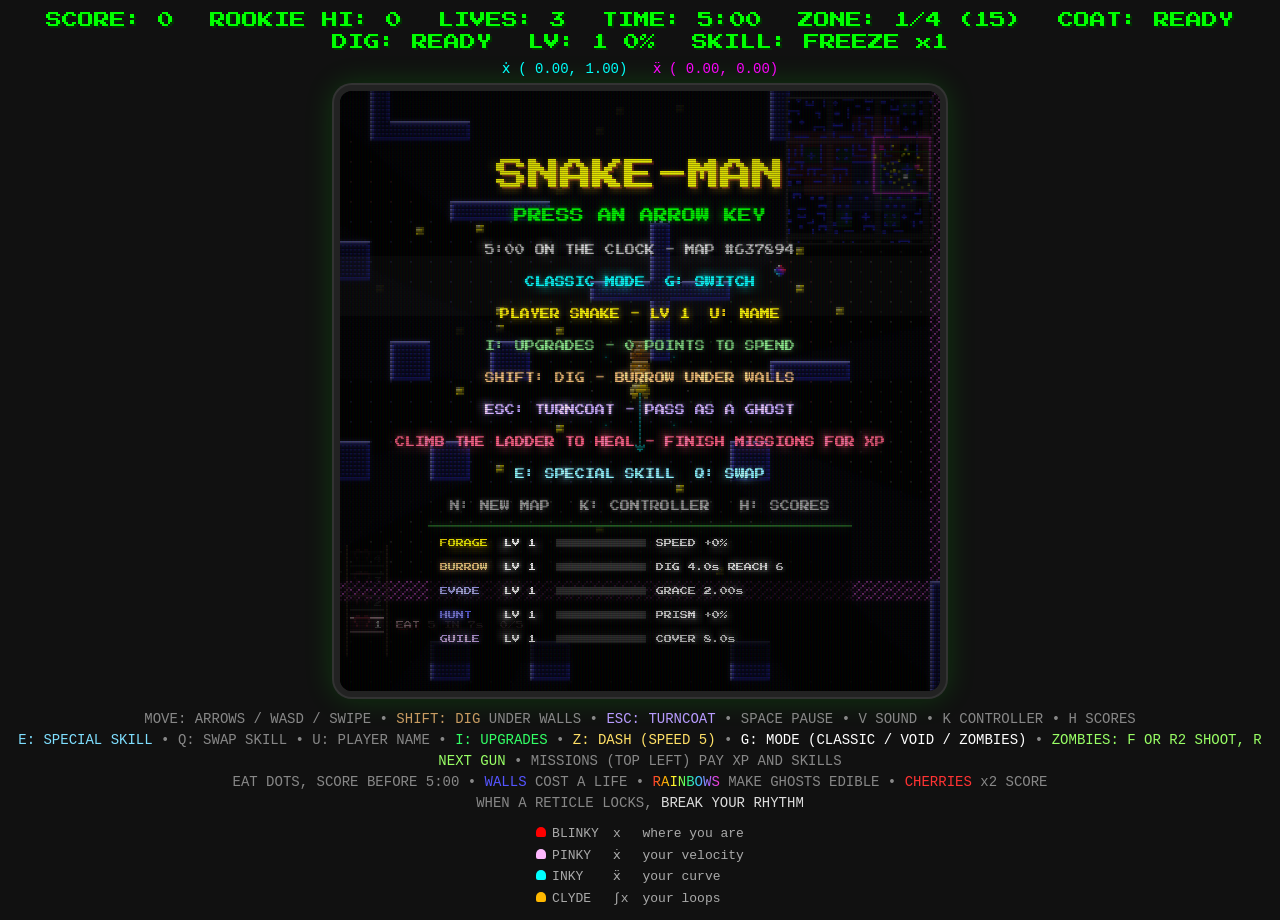
<file: index.html>
<!DOCTYPE html>
<html lang="en">
<head>
    <meta charset="UTF-8">
    <meta name="viewport" content="width=device-width, initial-scale=1, maximum-scale=1, user-scalable=no, viewport-fit=cover">
    <title>SNAKE-MAN: TOROIDAL EDITION</title>
    <script>
        // Touch mode: a touch-only device, the Android app (?app=1 / its user agent), or ?pad=1.
        (() => {
            const q = new URLSearchParams(location.search);
            const touchOnly = matchMedia('(pointer: coarse)').matches && !matchMedia('(any-pointer: fine)').matches;
            const app = q.has('app') || navigator.userAgent.includes('SnakeManApp');
            if (touchOnly || app || q.has('pad')) document.documentElement.classList.add('touch');
        })();
    </script>
    <link rel="preconnect" href="https://fonts.googleapis.com">
    <link rel="preconnect" href="https://fonts.gstatic.com" crossorigin>
    <link href="https://fonts.googleapis.com/css2?family=Press+Start+2P&display=swap" rel="stylesheet">
    <style>
        body {
            background: #111;
            display: flex;
            flex-direction: column;
            align-items: center;
            justify-content: center;
            min-height: 100vh;
            margin: 0;
            padding: 12px 16px;
            box-sizing: border-box;
            color: #0f0;
            font-family: 'Courier New', monospace;
        }
        canvas {
            border: 6px solid #222;
            border-radius: 18px;
            box-shadow: 0 0 0 2px #333, 0 0 30px rgba(0, 255, 0, 0.18), inset 0 0 40px #000;
            image-rendering: pixelated;
            background: #000;
            width: min(600px, 92vw);
            height: auto;
            touch-action: none;
        }
        .stats {
            display: flex;
            flex-wrap: wrap;
            justify-content: center;
            gap: 6px 36px;
            font-family: 'Press Start 2P', 'Courier New', monospace;
            font-size: 16px;
            text-shadow: 2px 2px 0 #030;
            margin-bottom: 10px;
        }
        #time.low { color: #f33; }
        .kin {
            font-size: 14px;
            color: #6a6;
            margin-bottom: 8px;
            min-height: 1em;
        }
        .kin .v { color: #0ff; }
        .kin .a { color: #f0f; }
        .help {
            margin-top: 12px;
            color: #888;
            text-align: center;
            font-size: 14px;
            line-height: 1.5;
        }
        .legend {
            display: grid;
            grid-template-columns: auto auto auto;
            gap: 2px 14px;
            margin: 10px auto 0;
            text-align: left;
            font-size: 13px;
            color: #aaa;
            width: fit-content;
        }
        .legend b { font-weight: normal; }
        .dot { display: inline-block; width: 10px; height: 10px; border-radius: 5px 5px 2px 2px; margin-right: 6px; }
        /* Touch pad: a joystick and two buttons, shown only in touch mode (html.touch: phones,
           the Android app, or ?pad=1). */
        .pad { display: none; }
        html.touch body { justify-content: flex-start; padding-top: max(10px, env(safe-area-inset-top)); user-select: none; -webkit-user-select: none; }
        html.touch .stats { font-size: 11px; gap: 4px 16px; margin-bottom: 8px; }
        html.touch .kin, html.touch .help { display: none; }
        html.touch .pad {
            display: flex; align-items: center; justify-content: space-between;
            width: min(600px, 92vw); margin-top: 18px; touch-action: none;
        }
        .stick {
            position: relative; width: 150px; height: 150px; border-radius: 50%;
            border: 3px solid #1c4a1c; box-shadow: inset 0 0 24px #000, 0 0 16px rgba(0,255,0,0.12);
            background: radial-gradient(circle, #102810 0%, #070f07 70%); touch-action: none;
        }
        .stick::before, .stick::after {   /* faint 4-way cross: the snake only turns on the grid */
            content: ''; position: absolute; left: 50%; top: 50%; background: #1c4a1c;
        }
        .stick::before { width: 70%; height: 3px; transform: translate(-50%, -50%); }
        .stick::after { width: 3px; height: 70%; transform: translate(-50%, -50%); }
        .knob {
            position: absolute; left: 50%; top: 50%; width: 62px; height: 62px; margin: -31px 0 0 -31px;
            border-radius: 50%; z-index: 1; pointer-events: none;
            background: radial-gradient(circle at 35% 35%, #fff6a0, #ffd700 45%, #9a6a00);
            box-shadow: 0 3px 0 #4a3000, 0 0 12px rgba(255,215,0,0.35);
        }
        .btns { display: flex; flex-direction: column; gap: 10px; }
        .btns button {
            width: 86px; height: 50px; border-radius: 14px; background: #0c0c14; touch-action: none;
            font-family: 'Press Start 2P', 'Courier New', monospace; font-size: 11px; color: #0f0;
            border: 3px solid #1c4a1c; box-shadow: 0 4px 0 #000;
        }
        .btns button:active, .btns button.on { transform: translateY(3px); box-shadow: 0 1px 0 #000; }
        #btnCoat { color: #b89cff; border-color: #4a3a80; }
        #btnCoat.cool, #btnDash.cool { color: #555; border-color: #2a2a2a; }
        #btnDash { color: #c89c62; border-color: #6b4a2b; }
        #btnPadCfg { height: 34px; font-size: 9px; color: #888; border-color: #333; }
        #btnSkill { font-size: 9px; border-color: #2a5a6a; }
        /* ZOMBIES mode (zombies.js): the gun readout and the FIRE button only show there. */
        .zonly, #btnFire { display: none; }
        /* DASH (lunge.js), once SPEED tier 5 unlocks it. */
        .lonly, #btnLunge { display: none; }
        html.lunge .lonly { display: block; }
        html.touch.lunge #btnLunge { display: block; color: #ffe066; border-color: #7a6a20; }
        #btnLunge.cool { color: #555; border-color: #2a2a2a; }
        html.zombies .zonly { display: block; color: #9f6; }
        html.touch.zombies #btnFire { display: block; color: #ff5050; border-color: #7a2020; }
        #btnSwap { height: 34px; font-size: 9px; color: #7fdfff; border-color: #2a5a6a; }
        #btnSkill.cool { color: #555; border-color: #2a2a2a; }
        html.touch .btns { gap: 8px; }
        html.touch .btns button { height: 44px; }
        html.touch #btnPadCfg, html.touch #btnSwap { height: 30px; }
        /* A controller is in use (any button pressed): the touch pad steps aside until a touch. */
        html.padmode .pad { display: none; }
        /* The controller screen (padmenu.js), over everything. */
        .padmenu {
            position: fixed; inset: 0; z-index: 10; overflow-y: auto;
            display: flex; flex-direction: column; align-items: center; gap: 8px;
            padding: max(14px, env(safe-area-inset-top)) 16px 14px; box-sizing: border-box;
            background: rgba(4, 10, 4, 0.94); color: #0f0;
            font-family: 'Press Start 2P', 'Courier New', monospace; font-size: 11px;
        }
        .padmenu[hidden] { display: none; }
        .pm-title { font-size: 18px; color: #FFD700; text-shadow: 2px 2px 0 #401010; margin-top: 4px; }
        .pm-dev { color: #6a6; font-size: 9px; max-width: min(520px, 100%); text-align: center; overflow-wrap: anywhere; }
        .pm-grid { display: grid; grid-template-columns: auto 1fr 1fr; gap: 4px 8px; width: min(520px, 100%); align-items: center; }
        .pm-act { color: #aaa; font-size: 10px; }
        .pm-slot, .pm-row {
            border: 2px solid #1c4a1c; border-radius: 8px; padding: 7px 8px; background: #070f07;
            text-align: center; cursor: pointer; white-space: nowrap; overflow: hidden; text-overflow: ellipsis;
        }
        .pm-row { display: flex; justify-content: space-between; gap: 12px; width: min(520px, 100%); box-sizing: border-box; color: #ccc; }
        .pm-slot.sel, .pm-row.sel { border-color: #FFD700; color: #fff; box-shadow: 0 0 10px rgba(255, 215, 0, 0.35); }
        .pm-slot.cap { border-color: #f0f; color: #f6f; animation: pmblink 0.5s steps(2) infinite; }
        .pm-row.warn { border-color: #f33; color: #f66; }
        @keyframes pmblink { 50% { border-color: #404; } }
        .pm-note { min-height: 1.2em; color: #f6f; font-size: 9px; text-align: center; }
        .pm-live { color: #0ff; font-size: 9px; }
        .pm-hint { color: #777; font-size: 9px; text-align: center; }
        /* The high score boards (scores.js), one per skill tier. */
        .sc-board { width: min(520px, 100%); border: 2px solid #1c4a1c; border-radius: 8px; padding: 6px 10px; box-sizing: border-box; background: #070f07; }
        .sc-board.sel { border-color: #FFD700; }
        .sc-head { display: flex; justify-content: space-between; font-size: 11px; margin-bottom: 4px; }
        .sc-head span + span { color: #777; font-size: 9px; }
        .sc-row { display: grid; grid-template-columns: 2em 1fr 1fr auto; gap: 8px; font-size: 9px; color: #ccc; padding: 2px 0; }
        .sc-row.new { color: #fff; animation: pmblink 0.5s steps(2) infinite; }
        .sc-row span:nth-child(2) { color: #FFD700; }
        .sc-empty { color: #555; font-size: 9px; }
        .sc-row.me { color: #fff; }
        .sc-tabs { display: flex; gap: 10px; margin-top: 4px; }
        .sc-tabs span { font-size: 14px; color: #555; padding: 6px 10px; border: 2px solid #222; border-radius: 8px; cursor: pointer; }
        .sc-tabs span.sel { color: #FFD700; border-color: #FFD700; text-shadow: 2px 2px 0 #401010; }
        /* The name screen (names.js). */
        .nm-boxes { display: flex; gap: 4px; margin: 6px 0; }
        .nm-boxes span { width: 26px; height: 32px; line-height: 32px; text-align: center; font-size: 16px; color: #FFD700;
                         border-bottom: 3px solid #1c4a1c; background: #070f07; }
        .nm-boxes span.sel { border-bottom-color: #FFD700; background: #1a1a06; animation: pmblink 0.6s steps(2) infinite; }
        .nm-input {
            width: min(320px, 90%); padding: 10px; box-sizing: border-box; text-align: center; text-transform: uppercase;
            font-family: 'Press Start 2P', 'Courier New', monospace; font-size: 16px; color: #FFD700;
            background: #070f07; border: 2px solid #1c4a1c; border-radius: 8px; outline: none;
        }
        .nm-input:focus { border-color: #FFD700; }
        html.padmode .nm-input { display: none; }
        .nm-list { display: flex; flex-wrap: wrap; justify-content: center; gap: 6px; width: min(520px, 100%); }
        .nm-chip { border: 2px solid #1c4a1c; border-radius: 8px; padding: 6px 8px; font-size: 10px; color: #ccc; cursor: pointer; }
        .nm-chip i { font-style: normal; color: #6a6; font-size: 8px; }
        .nm-chip.sel { border-color: #FFD700; color: #fff; }
        /* The upgrades screen (upgrades.js). */
        .up-pips { display: flex; gap: 4px; align-items: center; }
        .up-pips i { display: inline-block; width: 14px; height: 10px; border: 2px solid #1c4a1c; background: #070f07; }
        .up-sub { width: min(520px, 100%); color: #888; font-size: 8px; margin: -4px 0 4px; padding-left: 10px; box-sizing: border-box; }
        .rainbow {
            background: linear-gradient(90deg, #f33, #fa0, #ff3, #3f6, #3cf, #a6f, #f3c);
            -webkit-background-clip: text; background-clip: text; color: transparent;
        }
    </style>
</head>
<body>

    <div class="stats">
        <div>SCORE: <span id="score">0</span></div>
        <div><span id="hiTier">HI</span>: <span id="hi">0</span></div>
        <div>LIVES: <span id="lives">3</span></div>
        <div>TIME: <span id="time">5:00</span></div>
        <div>ZONE: <span id="zone">1/4</span></div>
        <div>COAT: <span id="coat">READY</span></div>
        <div>DIG: <span id="dash">READY</span></div>
        <div>LV: <span id="lv">1</span></div>
        <div>SKILL: <span id="skill">-</span></div>
        <div class="lonly">DASH: <span id="lunge">READY</span></div>
        <div class="zonly">GUN: <span id="gun">-</span></div>
    </div>
    <div class="kin" id="kin"></div>

    <canvas id="gameCanvas" width="600" height="600"></canvas>

    <div class="pad">
        <div class="stick" id="stick"><div class="knob" id="knob"></div></div>
        <div class="btns">
            <button id="btnDash">DIG</button>
            <button id="btnLunge">DASH</button>
            <button id="btnCoat">COAT</button>
            <button id="btnFire">FIRE</button>
            <button id="btnSkill">SKILL</button>
            <button id="btnSwap">SWAP</button>
            <button id="btnPause">PAUSE</button>
            <button id="btnPadCfg">PAD</button>
        </div>
    </div>

    <div class="help">
        MOVE: ARROWS / WASD / SWIPE • <span style="color:#c89c62">SHIFT: DIG</span> UNDER WALLS • <span style="color:#b89cff">ESC: TURNCOAT</span> • SPACE PAUSE • V SOUND • K CONTROLLER • H SCORES<br>
        <span style="color:#7fdfff">E: SPECIAL SKILL</span> • Q: SWAP SKILL • U: PLAYER NAME • <span style="color:#3f6">I: UPGRADES</span> • <span style="color:#ffe066">Z: DASH (SPEED 5)</span> • <span style="color:#fff">G: MODE (CLASSIC / VOID / ZOMBIES)</span> • <span style="color:#9f6">ZOMBIES: F OR R2 SHOOT, R NEXT GUN</span> • MISSIONS (TOP LEFT) PAY XP AND SKILLS<br>
        EAT DOTS, SCORE BEFORE 5:00 • <span style="color:#55f">WALLS</span> COST A LIFE • <span class="rainbow">RAINBOWS</span> MAKE GHOSTS EDIBLE • <span style="color:#f33">CHERRIES</span> x2 SCORE<br>
        WHEN A RETICLE LOCKS, <span style="color:#ddd">BREAK YOUR RHYTHM</span>
        <div class="legend">
            <span><span class="dot" style="background:#FF0000"></span>BLINKY</span><b>x</b><span>where you are</span>
            <span><span class="dot" style="background:#FFB8FF"></span>PINKY</span><b>ẋ</b><span>your velocity</span>
            <span><span class="dot" style="background:#00FFFF"></span>INKY</span><b>ẍ</b><span>your curve</span>
            <span><span class="dot" style="background:#FFB800"></span>CLYDE</span><b>∫x</b><span>your loops</span>
        </div>
    </div>

    <!-- The game, one module per file (see snake-man/core.js for the layout). Order matters. -->
    <script src="play/core.js"></script>
    <script src="play/state.js"></script>
    <script src="play/view.js"></script>
    <script src="play/map.js"></script>
    <script src="play/kin.js"></script>
    <script src="play/pellets.js"></script>
    <script src="play/gfx.js"></script>
    <script src="play/fx.js"></script>
    <script src="play/sfx.js"></script>
    <script src="play/anim.js"></script>
    <script src="play/ghosts.js"></script>
    <script src="play/coat.js"></script>
    <script src="play/player.js"></script>
    <script src="play/dash.js"></script>
    <script src="play/heal.js"></script>
    <script src="play/skills.js"></script>
    <script src="play/special.js"></script>
    <script src="play/profile.js"></script>
    <script src="play/missions.js"></script>
    <script src="play/voidmode.js"></script>
    <script src="play/zombies.js"></script>
    <script src="play/lunge.js"></script>
    <script src="play/render.js"></script>
    <script src="play/input.js"></script>
    <script src="play/pad.js"></script>
    <script src="play/padmenu.js"></script>
    <script src="play/scores.js"></script>
    <script src="play/names.js"></script>
    <script src="play/abilities.js"></script>
    <script src="play/upgrades.js"></script>
    <script src="play/campaign.js"></script>
    <script src="play/snakes.js"></script>
    <script src="play/game.js"></script>
</body>
</html>
</file>
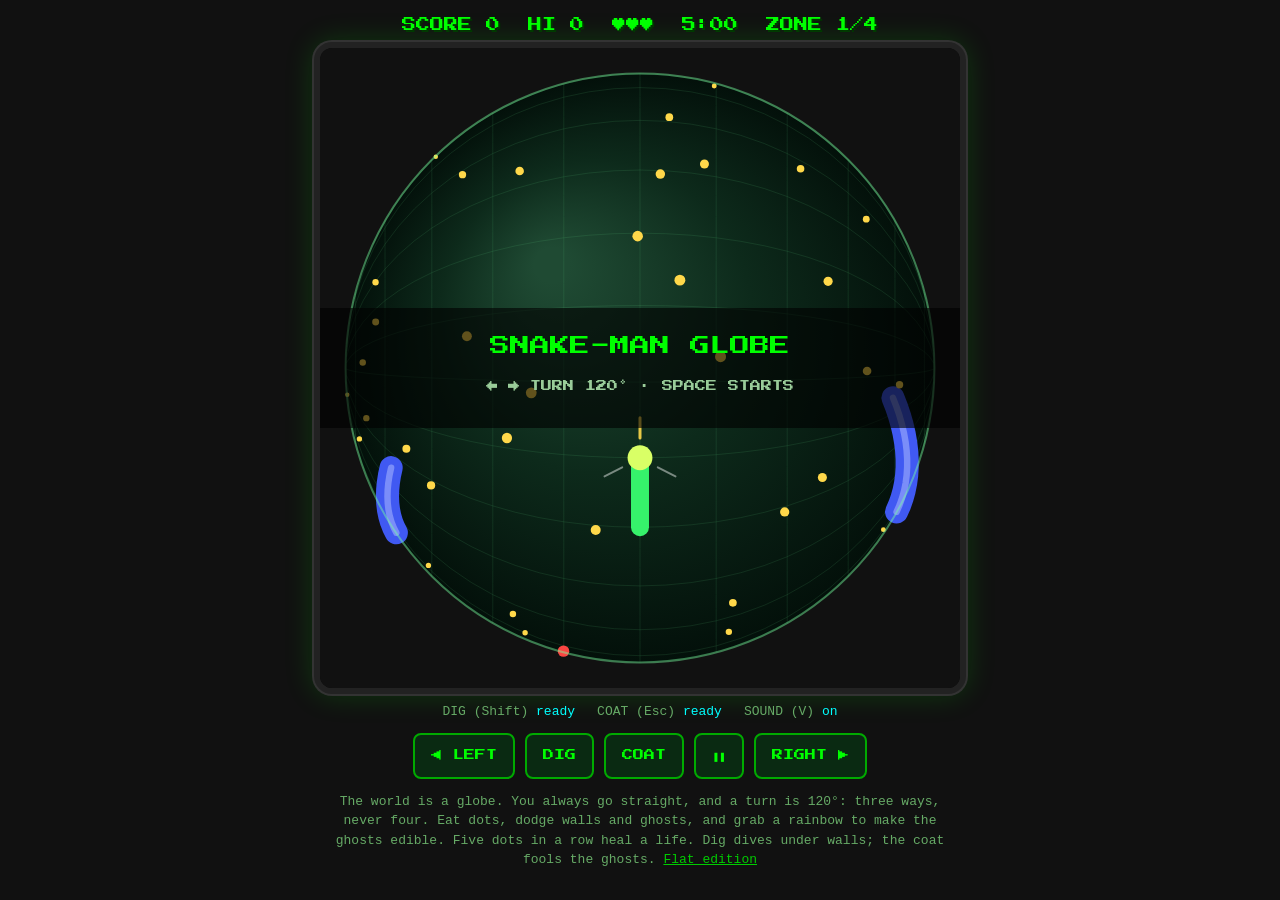
<file: snake-man-globe.html>
<!DOCTYPE html>
<html lang="en">
<head>
    <meta charset="UTF-8">
    <meta name="viewport" content="width=device-width, initial-scale=1, viewport-fit=cover">
    <title>SNAKE-MAN: GLOBE EDITION</title>
    <link rel="preconnect" href="https://fonts.googleapis.com">
    <link rel="preconnect" href="https://fonts.gstatic.com" crossorigin>
    <link href="https://fonts.googleapis.com/css2?family=Press+Start+2P&display=swap" rel="stylesheet">
    <style>
        body {
            background: #111;
            display: flex;
            flex-direction: column;
            align-items: center;
            justify-content: center;
            min-height: 100vh;
            margin: 0;
            padding: 12px 16px;
            box-sizing: border-box;
            color: #0f0;
            font-family: 'Courier New', monospace;
        }
        canvas {
            border: 6px solid #222;
            border-radius: 18px;
            box-shadow: 0 0 0 2px #333, 0 0 30px rgba(0, 255, 0, 0.18), inset 0 0 40px #000;
            background: #111;
            width: min(640px, 92vw);
            height: auto;
            aspect-ratio: 1;
            touch-action: none;
        }
        .stats {
            display: flex;
            flex-wrap: wrap;
            justify-content: center;
            gap: 6px 28px;
            font-family: 'Press Start 2P', 'Courier New', monospace;
            font-size: 14px;
            text-shadow: 2px 2px 0 #030;
            margin-bottom: 10px;
        }
        #time.low { color: #f33; }
        .abilities { font-size: 13px; color: #6a6; margin: 10px 0 4px; display: flex; gap: 22px; flex-wrap: wrap; justify-content: center; }
        .abilities b { color: #0ff; font-weight: normal; }
        .help { font-size: 13px; color: #6a6; max-width: 640px; text-align: center; line-height: 1.5; }
        .pad { display: flex; gap: 10px; margin-top: 10px; flex-wrap: wrap; justify-content: center; }
        .pad button {
            font: 11px 'Press Start 2P', monospace;
            padding: 14px 16px;
            background: #0a2a12;
            color: #0f0;
            border: 2px solid #0a0;
            border-radius: 8px;
            touch-action: none;
        }
        .pad button:focus-visible { outline: 2px solid #ff0; outline-offset: 2px; }
        a { color: #0c0; }
    </style>
</head>
<body>
    <div class="stats">
        <span>SCORE <span id="score">0</span></span>
        <span>HI <span id="hi">0</span></span>
        <span id="lives">♥♥♥</span>
        <span id="time">5:00</span>
        <span>ZONE <span id="zone">1/4</span></span>
    </div>
    <canvas id="globe" width="640" height="640"></canvas>
    <div class="abilities">
        <span>DIG (Shift) <b id="dig">ready</b></span>
        <span>COAT (Esc) <b id="coat">ready</b></span>
        <span>SOUND (V) <b id="mute">on</b></span>
    </div>
    <div class="pad">
        <button type="button" data-action="left">◀ LEFT</button>
        <button type="button" data-action="dig">DIG</button>
        <button type="button" data-action="coat">COAT</button>
        <button type="button" data-action="pause">❚❚</button>
        <button type="button" data-action="right">RIGHT ▶</button>
    </div>
    <p class="help">
        The world is a globe. You always go straight, and a turn is 120°: three ways, never four.
        Eat dots, dodge walls and ghosts, and grab a rainbow to make the ghosts edible.
        Five dots in a row heal a life. Dig dives under walls; the coat fools the ghosts.
        <a href="snake-man.html">Flat edition</a>
    </p>
    <script src="globe/ternary.js"></script>
    <script src="globe/rules.js"></script>
    <script src="globe/sfx.js"></script>
    <script src="globe/draw.js"></script>
</body>
</html>
</file>
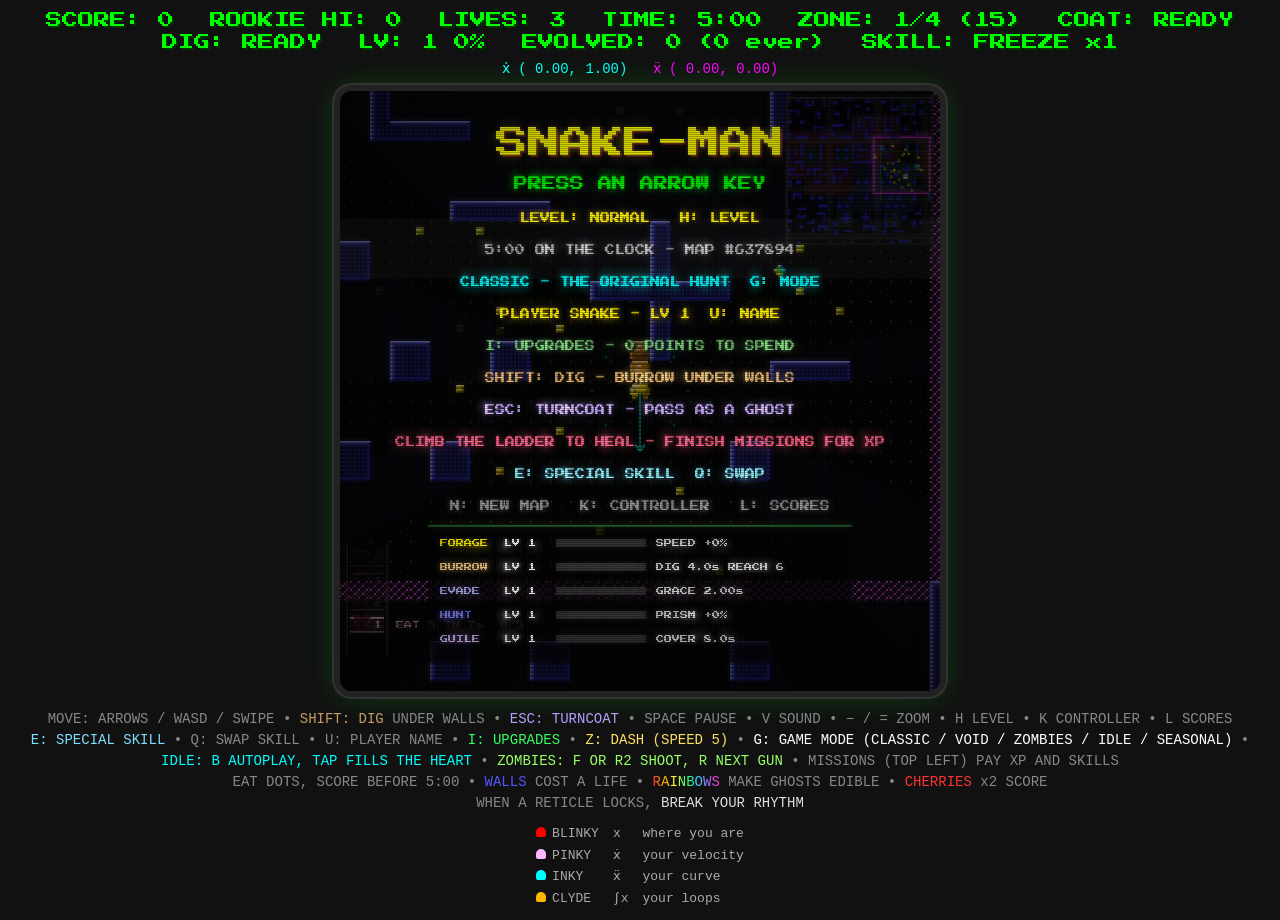
<file: snake-man.html>
<!DOCTYPE html>
<html lang="en">
<head>
    <meta charset="UTF-8">
    <meta name="viewport" content="width=device-width, initial-scale=1, maximum-scale=1, user-scalable=no, viewport-fit=cover">
    <title>SNAKE-MAN: TOROIDAL EDITION</title>
    <script>
        // Touch mode: a touch-only device, the Android app (?app=1 / its user agent), or ?pad=1.
        (() => {
            const q = new URLSearchParams(location.search);
            const touchOnly = matchMedia('(pointer: coarse)').matches && !matchMedia('(any-pointer: fine)').matches;
            const app = q.has('app') || navigator.userAgent.includes('SnakeManApp');
            if (touchOnly || app || q.has('pad')) document.documentElement.classList.add('touch');
        })();
    </script>
    <link rel="preconnect" href="https://fonts.googleapis.com">
    <link rel="preconnect" href="https://fonts.gstatic.com" crossorigin>
    <link href="https://fonts.googleapis.com/css2?family=Press+Start+2P&display=swap" rel="stylesheet">
    <style>
        body {
            background: #111;
            display: flex;
            flex-direction: column;
            align-items: center;
            justify-content: center;
            min-height: 100vh;
            margin: 0;
            padding: 12px 16px;
            box-sizing: border-box;
            color: #0f0;
            font-family: 'Courier New', monospace;
        }
        canvas {
            border: 6px solid #222;
            border-radius: 18px;
            box-shadow: 0 0 0 2px #333, 0 0 30px rgba(0, 255, 0, 0.18), inset 0 0 40px #000;
            image-rendering: pixelated;
            background: #000;
            width: min(600px, 92vw);
            height: auto;
            touch-action: none;
        }
        .stats {
            display: flex;
            flex-wrap: wrap;
            justify-content: center;
            gap: 6px 36px;
            font-family: 'Press Start 2P', 'Courier New', monospace;
            font-size: 16px;
            text-shadow: 2px 2px 0 #030;
            margin-bottom: 10px;
        }
        #time.low { color: #f33; }
        .kin {
            font-size: 14px;
            color: #6a6;
            margin-bottom: 8px;
            min-height: 1em;
        }
        .kin .v { color: #0ff; }
        .kin .a { color: #f0f; }
        .help {
            margin-top: 12px;
            color: #888;
            text-align: center;
            font-size: 14px;
            line-height: 1.5;
        }
        .legend {
            display: grid;
            grid-template-columns: auto auto auto;
            gap: 2px 14px;
            margin: 10px auto 0;
            text-align: left;
            font-size: 13px;
            color: #aaa;
            width: fit-content;
        }
        .legend b { font-weight: normal; }
        .dot { display: inline-block; width: 10px; height: 10px; border-radius: 5px 5px 2px 2px; margin-right: 6px; }
        /* Touch pad: a joystick and three buttons, shown only in touch mode (html.touch: phones,
           the Android app, or ?pad=1). Touch mode never scrolls: the screen shrinks to fit. */
        .pad { display: none; }
        html.touch, html.touch body { height: 100%; overflow: hidden; overscroll-behavior: none; }
        html.touch body {
            justify-content: flex-start; min-height: 0; padding-top: max(10px, env(safe-area-inset-top));
            user-select: none; -webkit-user-select: none;
        }
        html.touch .stats { font-size: 11px; gap: 4px 16px; margin-bottom: 8px; }
        html.touch .kin, html.touch .help { display: none; }
        html.touch canvas {   /* portrait: room for two rows of stats above and the pad below */
            width: min(600px, 92vw, calc(100vh - 290px));
            width: min(600px, 92vw, calc(100dvh - 290px));
        }
        html.touch .pad {
            display: flex; align-items: center; justify-content: space-between;
            width: min(600px, 92vw); margin-top: 18px; touch-action: none;
        }
        /* Landscape (the app, a phone in a clip-on controller): stats over the stick on the left,
           the screen as tall as the phone, the buttons on the right. */
        @media (orientation: landscape) {
            html.touch body {
                display: grid; grid-template-columns: 1fr auto 1fr; grid-template-rows: 1fr 1fr;
                grid-template-areas: "stats screen btns" "stick screen btns";
                align-items: center; justify-items: center; column-gap: 16px;
                padding: max(8px, env(safe-area-inset-top)) max(12px, env(safe-area-inset-right))
                         max(8px, env(safe-area-inset-bottom)) max(12px, env(safe-area-inset-left));
            }
            html.touch .stats { grid-area: stats; flex-direction: column; align-items: flex-start; gap: 8px; margin: 0; }
            html.touch canvas {
                grid-area: screen;
                width: min(600px, calc(100vh - 32px));
                width: min(600px, calc(100dvh - 32px));
            }
            html.touch .pad { display: contents; }
            html.touch .stick { grid-area: stick; }
            html.touch .btns { grid-area: btns; }
        }
        /* A gamepad is connected: its own stick and buttons replace the on-screen ones. */
        html.gamepad .stick, html.gamepad .btns { display: none; }
        @media (orientation: landscape) {
            html.touch.gamepad body { grid-template-areas: "stats screen ." "stats screen ."; }
        }
        .stick {
            position: relative; width: 150px; height: 150px; border-radius: 50%;
            border: 3px solid #1c4a1c; box-shadow: inset 0 0 24px #000, 0 0 16px rgba(0,255,0,0.12);
            background: radial-gradient(circle, #102810 0%, #070f07 70%); touch-action: none;
        }
        .stick::before, .stick::after {   /* faint 4-way cross: the snake only turns on the grid */
            content: ''; position: absolute; left: 50%; top: 50%; background: #1c4a1c;
        }
        .stick::before { width: 70%; height: 3px; transform: translate(-50%, -50%); }
        .stick::after { width: 3px; height: 70%; transform: translate(-50%, -50%); }
        .knob {
            position: absolute; left: 50%; top: 50%; width: 62px; height: 62px; margin: -31px 0 0 -31px;
            border-radius: 50%; z-index: 1; pointer-events: none;
            background: radial-gradient(circle at 35% 35%, #fff6a0, #ffd700 45%, #9a6a00);
            box-shadow: 0 3px 0 #4a3000, 0 0 12px rgba(255,215,0,0.35);
        }
        .btns { display: flex; flex-direction: column; gap: 10px; }
        .btns button {
            width: 86px; height: 50px; border-radius: 14px; background: #0c0c14; touch-action: none;
            font-family: 'Press Start 2P', 'Courier New', monospace; font-size: 11px; color: #0f0;
            border: 3px solid #1c4a1c; box-shadow: 0 4px 0 #000;
        }
        .btns button:active, .btns button.on { transform: translateY(3px); box-shadow: 0 1px 0 #000; }
        #btnCoat { color: #b89cff; border-color: #4a3a80; }
        #btnCoat.cool, #btnDash.cool { color: #555; border-color: #2a2a2a; }
        #btnDash { color: #c89c62; border-color: #6b4a2b; }
        #btnPadCfg { height: 34px; font-size: 9px; color: #888; border-color: #333; }
        #btnSkill { font-size: 9px; border-color: #2a5a6a; }
        /* ZOMBIES mode (zombies.js): the gun readout and the FIRE button only show there. */
        .zonly, #btnFire { display: none; }
        /* DASH (lunge.js), once SPEED tier 5 unlocks it. */
        .lonly, #btnLunge { display: none; }
        html.lunge .lonly { display: block; }
        html.touch.lunge #btnLunge { display: block; color: #ffe066; border-color: #7a6a20; }
        #btnLunge.cool { color: #555; border-color: #2a2a2a; }
        html.zombies .zonly { display: block; color: #9f6; }
        html.touch.zombies #btnFire { display: block; color: #ff5050; border-color: #7a2020; }
        #btnSwap { height: 34px; font-size: 9px; color: #7fdfff; border-color: #2a5a6a; }
        #btnSkill.cool { color: #555; border-color: #2a2a2a; }
        html.touch .btns { gap: 8px; }
        html.touch .btns button { height: 44px; }
        html.touch #btnPadCfg, html.touch #btnSwap { height: 30px; }
        /* A controller is in use (any button pressed): the touch pad steps aside until a touch. */
        html.padmode .pad { display: none; }
        .sc-empty { color: #555; font-size: 9px; }
        .sc-row.me { color: #fff; }
        .sc-tabs { display: flex; gap: 10px; margin-top: 4px; }
        .sc-tabs span { font-size: 14px; color: #555; padding: 6px 10px; border: 2px solid #222; border-radius: 8px; cursor: pointer; }
        .sc-tabs span.sel { color: #FFD700; border-color: #FFD700; text-shadow: 2px 2px 0 #401010; }
        /* The name screen (names.js). */
        .nm-boxes { display: flex; gap: 4px; margin: 6px 0; }
        .nm-boxes span { width: 26px; height: 32px; line-height: 32px; text-align: center; font-size: 16px; color: #FFD700;
                         border-bottom: 3px solid #1c4a1c; background: #070f07; }
        .nm-boxes span.sel { border-bottom-color: #FFD700; background: #1a1a06; animation: pmblink 0.6s steps(2) infinite; }
        .nm-input {
            width: min(320px, 90%); padding: 10px; box-sizing: border-box; text-align: center; text-transform: uppercase;
            font-family: 'Press Start 2P', 'Courier New', monospace; font-size: 16px; color: #FFD700;
            background: #070f07; border: 2px solid #1c4a1c; border-radius: 8px; outline: none;
        }
        .nm-input:focus { border-color: #FFD700; }
        html.padmode .nm-input { display: none; }
        .nm-list { display: flex; flex-wrap: wrap; justify-content: center; gap: 6px; width: min(520px, 100%); }
        .nm-chip { border: 2px solid #1c4a1c; border-radius: 8px; padding: 6px 8px; font-size: 10px; color: #ccc; cursor: pointer; }
        .nm-chip i { font-style: normal; color: #6a6; font-size: 8px; }
        .nm-chip.sel { border-color: #FFD700; color: #fff; }
        /* The upgrades screen (upgrades.js). */
        .up-pips { display: flex; gap: 4px; align-items: center; }
        .up-pips i { display: inline-block; width: 14px; height: 10px; border: 2px solid #1c4a1c; background: #070f07; }
        .up-sub { width: min(520px, 100%); color: #888; font-size: 8px; margin: -4px 0 4px; padding-left: 10px; box-sizing: border-box; }
        /* Idle panel (idle.js), IDLE mode only: the AUTO switch, the scales you've banked, and what they buy. */
        .idle {
            display: none; flex-wrap: wrap; align-items: center; justify-content: center; gap: 6px 10px;
            margin-top: 12px; max-width: min(600px, 92vw);
            font-family: 'Press Start 2P', 'Courier New', monospace; font-size: 10px; color: #0ff;
        }
        html.idlemode .idle { display: flex; }
        .idle button {
            font-family: inherit; font-size: 9px; padding: 7px 9px; border-radius: 10px; touch-action: none;
            background: #0c0c14; color: #0ff; border: 2px solid #1a5050; box-shadow: 0 3px 0 #000;
        }
        .idle button:active { transform: translateY(2px); box-shadow: 0 1px 0 #000; }
        #btnAuto { color: #888; border-color: #333; }
        #btnAuto.on { color: #0ff; border-color: #0aa; box-shadow: 0 3px 0 #000, 0 0 10px rgba(0,255,255,0.25); }
        .idle .up.broke { color: #466; }
        .idle .up.maxed { color: #fd0; border-color: #554400; }
        #away { color: #6f6; }
        /* the tap meter fills left to right behind its label */
        .heart {
            color: #ff99aa; padding: 4px 8px; border: 2px solid #4a1828; border-radius: 8px; text-align: center;
            background: linear-gradient(90deg, #4a1020 var(--p, 0%), #0c0c14 var(--p, 0%));
        }
        .heart.full { color: #fff; border-color: #ff3355; }
        .ups { display: flex; flex-wrap: wrap; gap: 6px; justify-content: center; }
        .rainbow {
            background: linear-gradient(90deg, #f33, #fa0, #ff3, #3f6, #3cf, #a6f, #f3c);
            -webkit-background-clip: text; background-clip: text; color: transparent;
        }
        .pm-report { max-height: 30vh; overflow: auto; margin: 4px 0; padding: 6px; background: #000; color: #9f9;
                     font: 9px/1.3 'Courier New', monospace; white-space: pre-wrap; word-break: break-all; text-align: left; }
        /* Two screens (dual.js): the top is the game and nothing else; the numbers are on the lower screen. */
        html.dual, html.dual body { margin: 0; padding: 0; width: 100%; height: 100%; overflow: hidden; background: #000; }
        html.dual ::-webkit-scrollbar { display: none; }
        html.dual body { display: block; }
        html.dual .stats, html.dual .kin, html.dual .pad, html.dual .stick, html.dual .btns, html.dual .padmenu { display: none !important; }
        html.dual #gameCanvas { position: fixed; inset: 0; margin: auto; width: 100vw; height: auto; max-height: 100vh; aspect-ratio: 1060 / 600; }
    </style>
    <link rel="stylesheet" href="snake-man/panels.css">
</head>
<body>

    <div class="stats">
        <div>SCORE: <span id="score">0</span></div>
        <div><span id="hiTier">HI</span>: <span id="hi">0</span></div>
        <div>LIVES: <span id="lives">3</span></div>
        <div id="wallsBox">WALLS: <span id="walls"></span></div>
        <div>TIME: <span id="time">5:00</span></div>
        <div>ZONE: <span id="zone">1/4</span></div>
        <div>COAT: <span id="coat">READY</span></div>
        <div>DIG: <span id="dash">READY</span></div>
        <div>LV: <span id="lv">1</span></div>
        <div>EVOLVED: <span id="evo">0 (0 ever)</span></div>
        <div>SKILL: <span id="skill">-</span></div>
        <div class="lonly">DASH: <span id="lunge">READY</span></div>
        <div class="zonly">GUN: <span id="gun">-</span></div>
    </div>
    <div class="kin" id="kin"></div>

    <canvas id="gameCanvas" width="600" height="600"></canvas>

    <div class="pad">
        <div class="stick" id="stick"><div class="knob" id="knob"></div></div>
        <div class="btns">
            <button id="btnDash">DIG</button>
            <button id="btnLunge">DASH</button>
            <button id="btnCoat">COAT</button>
            <button id="btnFire">FIRE</button>
            <button id="btnSkill">SKILL</button>
            <button id="btnSwap">SWAP</button>
            <button id="btnPause">PAUSE</button>
            <button id="btnPadCfg">PAD</button>
        </div>
    </div>

    <div class="idle">
        <button id="btnAuto">AUTO</button>
        <div class="scales">SCALES <span id="scales">0</span> <span id="away"></span></div>
        <div class="heart" id="heartBox">HEART <span id="heart">0/500</span></div>
        <div class="ups" id="ups"></div>
    </div>

    <div class="help">
        MOVE: ARROWS / WASD / SWIPE • <span style="color:#c89c62">SHIFT: DIG</span> UNDER WALLS • <span style="color:#b89cff">ESC: TURNCOAT</span> • SPACE PAUSE • V SOUND • − / = ZOOM • H LEVEL • K CONTROLLER • L SCORES<br>
        <span style="color:#7fdfff">E: SPECIAL SKILL</span> • Q: SWAP SKILL • U: PLAYER NAME • <span style="color:#3f6">I: UPGRADES</span> • <span style="color:#ffe066">Z: DASH (SPEED 5)</span> • <span style="color:#fff">G: GAME MODE (CLASSIC / VOID / ZOMBIES / IDLE / SEASONAL)</span> • <span style="color:#0ff">IDLE: B AUTOPLAY, TAP FILLS THE HEART</span> • <span style="color:#9f6">ZOMBIES: F OR R2 SHOOT, R NEXT GUN</span> • MISSIONS (TOP LEFT) PAY XP AND SKILLS<br>
        EAT DOTS, SCORE BEFORE 5:00 • <span style="color:#55f">WALLS</span> COST A LIFE • <span class="rainbow">RAINBOWS</span> MAKE GHOSTS EDIBLE • <span style="color:#f33">CHERRIES</span> x2 SCORE<br>
        WHEN A RETICLE LOCKS, <span style="color:#ddd">BREAK YOUR RHYTHM</span>
        <div class="legend">
            <span><span class="dot" style="background:#FF0000"></span>BLINKY</span><b>x</b><span>where you are</span>
            <span><span class="dot" style="background:#FFB8FF"></span>PINKY</span><b>ẋ</b><span>your velocity</span>
            <span><span class="dot" style="background:#00FFFF"></span>INKY</span><b>ẍ</b><span>your curve</span>
            <span><span class="dot" style="background:#FFB800"></span>CLYDE</span><b>∫x</b><span>your loops</span>
        </div>
    </div>

    <!-- The game, one module per file (see snake-man/core.js for the layout). Order matters. -->
    <script src="snake-man/core.js"></script>
    <script src="snake-man/state.js"></script>
    <script src="snake-man/view.js"></script>
    <script src="snake-man/map.js"></script>
    <script src="snake-man/kin.js"></script>
    <script src="snake-man/pellets.js"></script>
    <script src="snake-man/gfx.js"></script>
    <script src="snake-man/fx.js"></script>
    <script src="snake-man/music.js"></script>
    <script src="snake-man/sfx.js"></script>
    <script src="snake-man/anim.js"></script>
    <script src="snake-man/ghosts.js"></script>
    <script src="snake-man/coat.js"></script>
    <script src="snake-man/player.js"></script>
    <script src="snake-man/dash.js"></script>
    <script src="snake-man/heal.js"></script>
    <script src="snake-man/skills.js"></script>
    <script src="snake-man/special.js"></script>
    <script src="snake-man/profile.js"></script>
    <script src="snake-man/missions.js"></script>
    <script src="snake-man/modes.js"></script>
    <script src="snake-man/voidmode.js"></script>
    <script src="snake-man/zombies.js"></script>
    <script src="snake-man/lunge.js"></script>
    <script src="snake-man/render.js"></script>
    <script src="snake-man/input.js"></script>
    <script src="snake-man/pad.js"></script>
    <script src="snake-man/padmenu.js"></script>
    <script src="snake-man/scores.js"></script>
    <script src="snake-man/names.js"></script>
    <script src="snake-man/upgrades.js"></script>
    <script src="snake-man/evo.js"></script>
    <script src="snake-man/campaign.js"></script>
    <script src="snake-man/snakes.js"></script>
    <script src="snake-man/idle.js"></script>
    <script src="snake-man/autopilot.js"></script>
    <script src="snake-man/runlog.js"></script>
    <script src="snake-man/game.js"></script>
    <script src="snake-man/dual.js"></script>
</body>
</html>
</file>
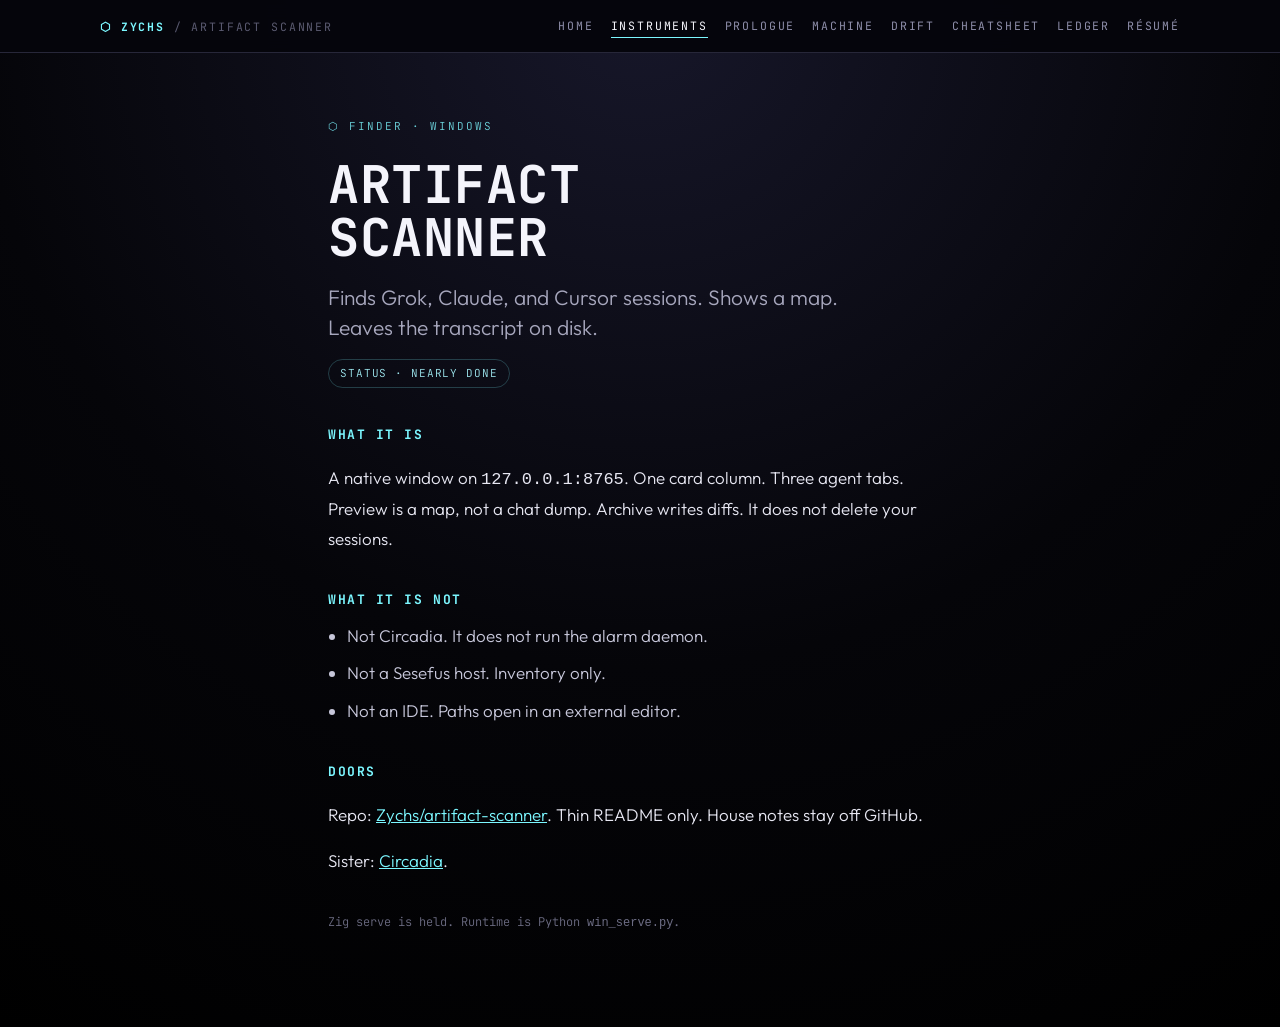
<file: pages/artifact-scanner.html>
<!DOCTYPE html>
<html lang="en">
<head>
<meta charset="utf-8">
<meta name="viewport" content="width=device-width, initial-scale=1">
<title>Artifact Scanner — session finder</title>
<link rel="stylesheet" href="https://fonts.googleapis.com/css2?family=JetBrains+Mono:wght@400;600;700&family=Outfit:wght@300;400;600;700&display=swap">
<style>
:root { --accent:#7cf7ff; --border:#272739; }
body { margin:0; background: radial-gradient(circle at top, #17172a 0%, #050509 55%, #000 100%); color:#e7e7f2; font-family:'Outfit',system-ui,sans-serif; }
.site-header { position:sticky; top:0; z-index:50; background:rgba(6,6,12,0.96); border-bottom:1px solid var(--border); backdrop-filter:blur(10px); }
.site-header .wrap { max-width:1120px; margin:0 auto; padding:0 1.25rem; display:flex; align-items:center; justify-content:space-between; height:52px; font-family:'JetBrains Mono',monospace; font-size:0.72rem; text-transform:uppercase; letter-spacing:0.16em; }
.brand { color:var(--accent); font-weight:700; }
.nav a { color:#8e8eaa; margin-left:1.1rem; text-decoration:none; }
.nav a:hover { color:#7cf7ff; }
main { box-sizing:border-box; max-width:46rem; margin:0 auto; padding:64px clamp(24px,5vw,56px) 96px; font-weight:300; font-size:17px; line-height:1.72; }
h1 { font-family:'JetBrains Mono',monospace; font-weight:700; font-size:clamp(34px,6vw,52px); line-height:1.02; letter-spacing:0.01em; text-transform:uppercase; margin:22px 0 0; color:#f4f4fb; }
.kicker { font-family:'JetBrains Mono',monospace; font-size:11px; letter-spacing:0.18em; text-transform:uppercase; color:rgba(124,247,255,0.85); }
.lead { margin:18px 0 0; font-size:clamp(17px,2.4vw,21px); line-height:1.45; color:#a7a7bd; max-width:34rem; }
.pill { display:inline-block; margin-top:16px; padding:4px 11px; border-radius:999px; border:1px solid rgba(124,247,255,0.22); color:#9fe9f1; font-family:'JetBrains Mono',monospace; font-size:11px; letter-spacing:0.08em; text-transform:uppercase; }
h2 { font-family:'JetBrains Mono',monospace; font-size:13px; letter-spacing:0.12em; text-transform:uppercase; color:#7cf7ff; margin:36px 0 10px; }
ul { margin:0; padding-left:1.2rem; color:#c7c7da; }
li { margin:8px 0 0; }
a { color:#7cf7ff; }
.note { margin:36px 0 0; font-family:'JetBrains Mono',monospace; font-size:12px; color:#6c6c83; }
</style>
<link rel="stylesheet" href="../assets/site-nav.css">
</head>
<body>
<header class="site-header">
  <div class="wrap">
    <a class="brand" href="../index.html">⬡ Zychs <span class="dim">/ artifact scanner</span></a>
    <nav class="nav" aria-label="Site">
      <a href="../index.html">Home</a>
      <a href="instruments.html" aria-current="page">Instruments</a>
      <a href="prologue.html">Prologue</a>
      <a href="machine.html">Machine</a>
      <a href="drift.html">Drift</a>
      <a href="cheatsheet.html">Cheatsheet</a>
      <a href="ledger-2026-07-04.html">Ledger</a>
      <a href="resume.html">Résumé</a>
    </nav>
  </div>
</header>
<main>
  <div class="kicker">⬡ Finder · Windows</div>
  <h1>Artifact<br>Scanner</h1>
  <p class="lead">Finds Grok, Claude, and Cursor sessions. Shows a map. Leaves the transcript on disk.</p>
  <span class="pill">status · nearly done</span>

  <h2>What it is</h2>
  <p>A native window on <code>127.0.0.1:8765</code>. One card column. Three agent tabs. Preview is a map, not a chat dump. Archive writes diffs. It does not delete your sessions.</p>

  <h2>What it is not</h2>
  <ul>
    <li>Not Circadia. It does not run the alarm daemon.</li>
    <li>Not a Sesefus host. Inventory only.</li>
    <li>Not an IDE. Paths open in an external editor.</li>
  </ul>

  <h2>Doors</h2>
  <p>Repo: <a href="https://github.com/Zychs/artifact-scanner">Zychs/artifact-scanner</a>. Thin README only. House notes stay off GitHub.</p>
  <p>Sister: <a href="circadia.html">Circadia</a>.</p>
  <p class="note">Zig serve is held. Runtime is Python <code>win_serve.py</code>.</p>
</main>
</body>
</html>
</file>
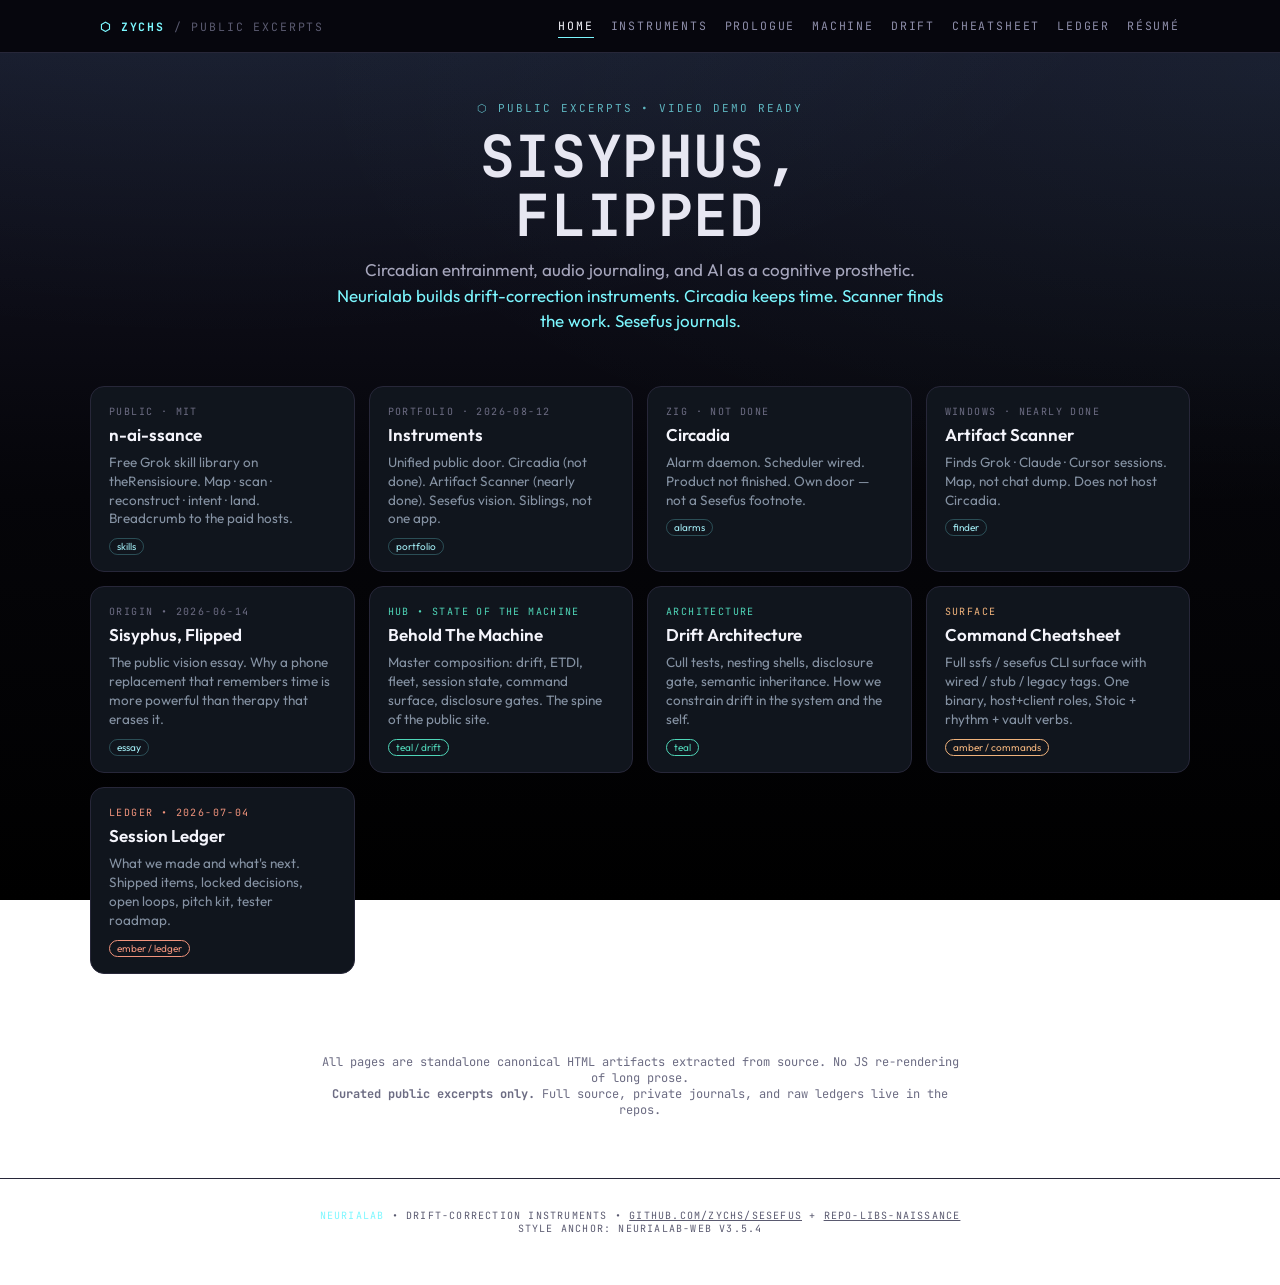
<file: pages/card-home.html>
<!DOCTYPE html>
<html lang="en">
<head>
<meta charset="utf-8">
<meta name="viewport" content="width=device-width, initial-scale=1">
<title>Sisyphus, Flipped • Sesefus Public Excerpts</title>
<link rel="stylesheet" href="https://fonts.googleapis.com/css2?family=JetBrains+Mono:wght@400;600;700&family=Outfit:wght@300;400;600;700&display=swap">
<style>
  :root { --accent:#7cf7ff; --border:#272739; --cyan:#7cf7ff; }
  html,body { margin:0; padding:0; }
  body {
    background:
      radial-gradient(120% 80% at 18% -10%, rgba(124,247,255,0.07), transparent 60%),
      radial-gradient(140% 90% at 100% 8%, rgba(124,247,255,0.05), transparent 55%),
      linear-gradient(180deg, #17172a 0%, #050509 55%, #000 100%);
    background-attachment: fixed;
    min-height: 100vh;
    color: #e7e7f2;
    font-family: 'Outfit', system-ui, -apple-system, sans-serif;
  }
  .wrap { max-width: 1100px; margin: 0 auto; padding: 0 1.25rem; }
  header { position: sticky; top:0; z-index: 50; background: rgba(6,6,12,0.96); border-bottom: 1px solid var(--border); backdrop-filter: blur(10px); }
  .hdr { display:flex; align-items:center; justify-content:space-between; height:54px; font-family: 'JetBrains Mono', monospace; font-size: .72rem; text-transform: uppercase; letter-spacing: .16em; }
  .brand { color: var(--accent); font-weight: 700; }
  .nav a { color:#8e8eaa; margin-left: 1.15rem; text-decoration:none; }
  .nav a:hover { color: #7cf7ff; }

  .hero { padding: 48px 0 32px; text-align: center; }
  .hero .kicker { font-family:'JetBrains Mono',monospace; font-size:11px; letter-spacing:.18em; text-transform:uppercase; color:rgba(124,247,255,.7); }
  .hero h1 { font-family:'JetBrains Mono',monospace; font-size: clamp(36px,6.5vw,58px); font-weight:700; line-height:1.02; margin:12px 0 12px; letter-spacing:.01em; text-transform:uppercase; }
  .hero p { max-width: 38rem; margin: 0 auto; color:#a7a7bd; font-size:17px; line-height:1.5; }

  .cards { display: grid; grid-template-columns: repeat(auto-fit, minmax(240px, 1fr)); gap: 14px; padding: 20px 0 60px; }
  .card {
    display:block; text-decoration:none; color:inherit;
    background: #10151d; border:1px solid #272739; border-radius:14px; padding:18px 18px 16px;
    transition: transform .12s ease, border-color .12s;
  }
  .card:hover { transform: translateY(-1px); border-color: #7cf7ff; }
  .card .eyebrow { font-family:'JetBrains Mono',monospace; font-size:10px; letter-spacing:.14em; text-transform:uppercase; color:#6c6c83; }
  .card h3 { margin:6px 0 8px; font-size:17px; font-weight:600; color:#f4f4fb; }
  .card p { margin:0; font-size:13.5px; color:#8592a3; line-height:1.4; }
  .card .tag { display:inline-block; margin-top:10px; font-size:10px; padding:1px 7px; border-radius:999px; border:1px solid rgba(124,247,255,.25); color:#9fe9f1; }

  .note { max-width:640px; margin: 20px auto 60px; font-size:12px; color:#6c6c83; font-family:'JetBrains Mono',monospace; text-align:center; }
  footer { text-align:center; padding:30px 0 50px; font-size:10px; letter-spacing:.12em; text-transform:uppercase; color:#5a5a70; font-family:'JetBrains Mono',monospace; border-top:1px solid #272739; }
  .accent { color:#7cf7ff; }
</style>
<link rel="stylesheet" href="../assets/site-nav.css">
</head>
<body>
<header class="site-header">
  <div class="wrap">
    <a class="brand" href="../index.html">⬡ Zychs <span class="dim">/ public excerpts</span></a>
    <nav class="nav" aria-label="Site">
      <a href="../index.html" aria-current="page">Home</a>
      <a href="instruments.html">Instruments</a>
      <a href="prologue.html">Prologue</a>
      <a href="machine.html">Machine</a>
      <a href="drift.html">Drift</a>
      <a href="cheatsheet.html">Cheatsheet</a>
      <a href="ledger-2026-07-04.html">Ledger</a>
      <a href="resume.html">Résumé</a>
    </nav>
  </div>
</header>
<div class="wrap">
  <div class="hero">
    <div class="kicker">⬡ Public excerpts • video demo ready</div>
    <h1>Sisyphus,<br>Flipped</h1>
    <p>Circadian entrainment, audio journaling, and AI as a cognitive prosthetic.<br>
    <span style="color:#7cf7ff">Neurialab builds drift-correction instruments. Circadia keeps time. Scanner finds the work. Sesefus journals.</span></p>
  </div>

  <div class="cards">
    <a class="card" href="n-ai-ssance.html">
      <div class="eyebrow">Public · MIT</div>
      <h3>n-ai-ssance</h3>
      <p>Free Grok skill library on theRensisioure. Map · scan · reconstruct · intent · land. Breadcrumb to the paid hosts.</p>
      <span class="tag">skills</span>
    </a>

    <a class="card" href="instruments.html">
      <div class="eyebrow">Portfolio · 2026-08-12</div>
      <h3>Instruments</h3>
      <p>Unified public door. Circadia (not done). Artifact Scanner (nearly done). Sesefus vision. Siblings, not one app.</p>
      <span class="tag">portfolio</span>
    </a>

    <a class="card" href="circadia.html">
      <div class="eyebrow">Zig · not done</div>
      <h3>Circadia</h3>
      <p>Alarm daemon. Scheduler wired. Product not finished. Own door — not a Sesefus footnote.</p>
      <span class="tag">alarms</span>
    </a>

    <a class="card" href="artifact-scanner.html">
      <div class="eyebrow">Windows · nearly done</div>
      <h3>Artifact Scanner</h3>
      <p>Finds Grok · Claude · Cursor sessions. Map, not chat dump. Does not host Circadia.</p>
      <span class="tag">finder</span>
    </a>

    <a class="card" href="prologue.html">
      <div class="eyebrow">Origin • 2026-06-14</div>
      <h3>Sisyphus, Flipped</h3>
      <p>The public vision essay. Why a phone replacement that remembers time is more powerful than therapy that erases it.</p>
      <span class="tag">essay</span>
    </a>

    <a class="card" href="machine.html">
      <div class="eyebrow" style="color:#4fd6b8">Hub • State of the Machine</div>
      <h3>Behold The Machine</h3>
      <p>Master composition: drift, ETDI, fleet, session state, command surface, disclosure gates. The spine of the public site.</p>
      <span class="tag" style="color:#4fd6b8;border-color:#4fd6b8">teal / drift</span>
    </a>

    <a class="card" href="drift.html">
      <div class="eyebrow" style="color:#4fd6b8">Architecture</div>
      <h3>Drift Architecture</h3>
      <p>Cull tests, nesting shells, disclosure gate, semantic inheritance. How we constrain drift in the system and the self.</p>
      <span class="tag" style="color:#4fd6b8;border-color:#4fd6b8">teal</span>
    </a>

    <a class="card" href="cheatsheet.html">
      <div class="eyebrow" style="color:#f0b37c">Surface</div>
      <h3>Command Cheatsheet</h3>
      <p>Full ssfs / sesefus CLI surface with wired / stub / legacy tags. One binary, host+client roles, Stoic + rhythm + vault verbs.</p>
      <span class="tag" style="color:#f0b37c;border-color:#f0b37c">amber / commands</span>
    </a>

    <a class="card" href="ledger-2026-07-04.html">
      <div class="eyebrow" style="color:#f0937c">Ledger • 2026-07-04</div>
      <h3>Session Ledger</h3>
      <p>What we made and what's next. Shipped items, locked decisions, open loops, pitch kit, tester roadmap.</p>
      <span class="tag" style="color:#f0937c;border-color:#f0937c">ember / ledger</span>
    </a>
  </div>

  <div class="note">
    All pages are standalone canonical HTML artifacts extracted from source. No JS re-rendering of long prose.<br>
    <strong>Curated public excerpts only.</strong> Full source, private journals, and raw ledgers live in the repos.
  </div>
</div>

<footer>
  <span class="accent">Neurialab</span> • drift-correction instruments • <a href="https://github.com/Zychs/sesefus" style="color:inherit">github.com/Zychs/sesefus</a> + <a href="https://github.com/Zychs/repo-libs-naissance" style="color:inherit">repo-libs-naissance</a><br>
  Style anchor: neurialab-web v3.5.4
</footer>

<script>
// Thin router for hash support (optional). Direct links above are primary and canonical.
(function(){
  function go(p){ window.location.href = p + '.html'; }
  window.addEventListener('hashchange', function(){
    const h = location.hash.replace('#/','');
    if (h==='prologue') go('prologue');
    else if (h==='machine' || h==='') go('machine');
    else if (h==='drift') go('drift');
    else if (h==='cheatsheet') go('cheatsheet');
    else if (h==='ledger' || h==='ledger-2026-07-04') go('ledger-2026-07-04');
  });
  // If someone lands on #/something, jump once
  if (location.hash.length > 2) setTimeout(function(){ window.dispatchEvent(new HashChangeEvent('hashchange')); }, 40);
})();
</script>
</body>
</html>
</file>
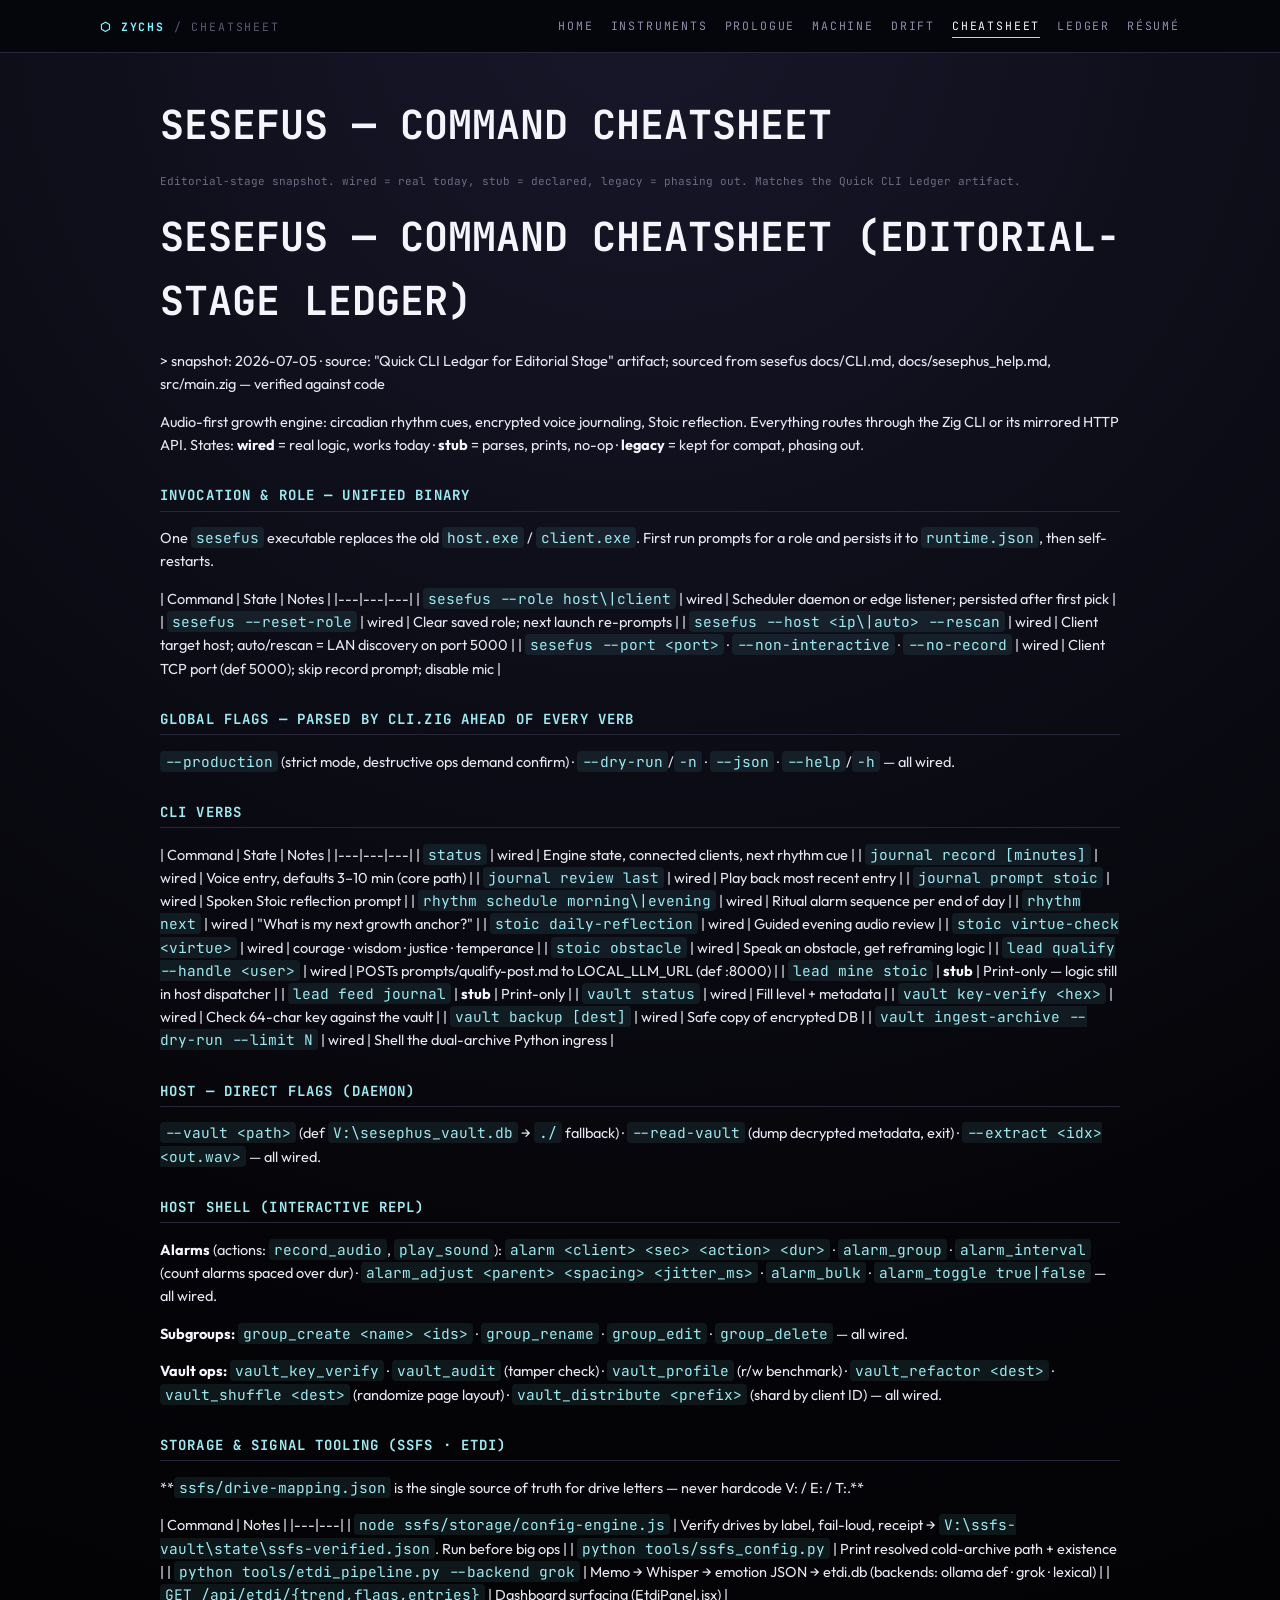
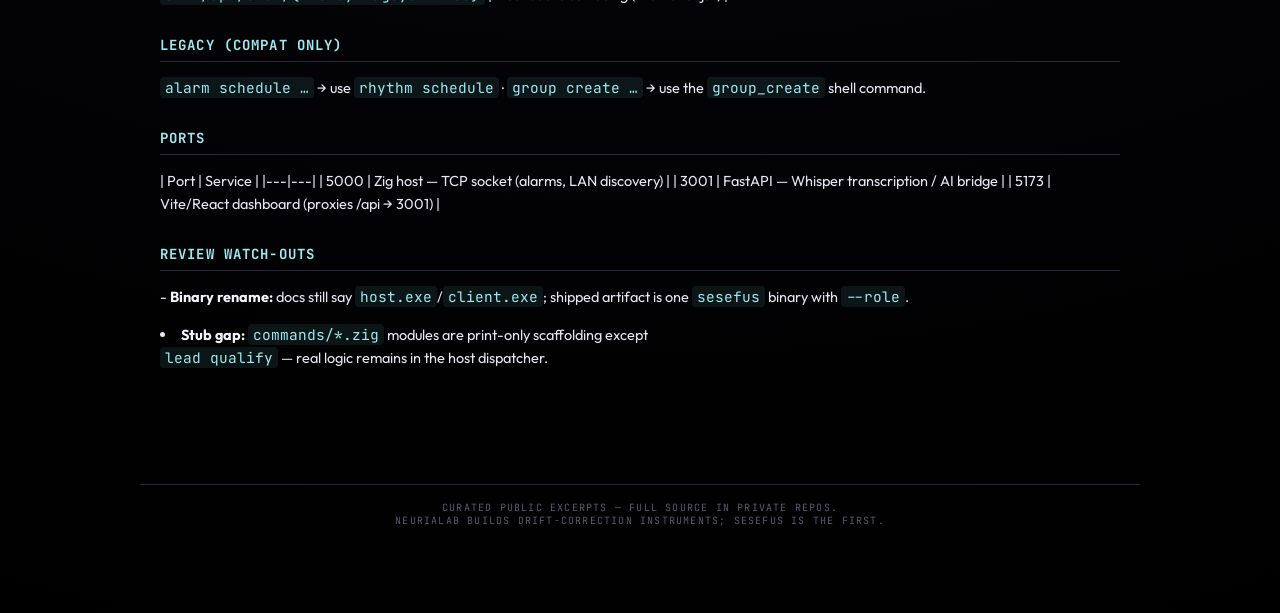
<file: pages/cheatsheet.html>
<!DOCTYPE html>
<html lang="en"><head>
<meta charset="utf-8"><meta name="viewport" content="width=device-width,initial-scale=1">
<title>Sesefus — Command Cheatsheet</title>
<link rel="stylesheet" href="https://fonts.googleapis.com/css2?family=JetBrains+Mono:wght@400;600;700&family=Outfit:wght@300;400;600;700&display=swap">
<style>
:root { --accent:#7cf7ff; --border:#272739; }
body { margin:0; background:radial-gradient(circle at top,#17172a 0%,#050509 55%,#000 100%); color:#e7e7f2; font-family:'Outfit',system-ui,sans-serif; }
.site-header { position:sticky;top:0;z-index:50;background:rgba(6,6,12,0.96);border-bottom:1px solid var(--border);backdrop-filter:blur(10px); }
.site-header .wrap { max-width:1120px;margin:0 auto;padding:0 1.25rem;display:flex;align-items:center;justify-content:space-between;height:52px;font-family:"JetBrains Mono",monospace;font-size:.72rem;text-transform:uppercase;letter-spacing:.16em; }
.brand { color:var(--accent);font-weight:700; }
.nav a { color:#8e8eaa;margin-left:1.1rem;text-decoration:none; } .nav a:hover { color:#7cf7ff; }
.doc { max-width: 960px; margin: 0 auto; padding: 32px 1.25rem 80px; font-size:14.5px; line-height:1.6; }
.doc h1 { font-family:"JetBrains Mono",monospace; font-size:clamp(26px,5vw,40px); text-transform:uppercase; margin:8px 0 16px; color:#f4f4fb; }
.doc h2 { font-family:"JetBrains Mono",monospace; font-size:14px; letter-spacing:.08em; text-transform:uppercase; color:#9fe9f1; margin:28px 0 6px; border-bottom:1px solid #272739; padding-bottom:4px; }
.doc code { font-family:"JetBrains Mono",monospace; background:rgba(124,247,255,.08); padding:1px 5px; border-radius:4px; color:#9fe9f1; }
.doc pre { background:#0a0a14; padding:12px; border-radius:8px; border:1px solid #272739; overflow:auto; font-size:12px; }
.doc table { border-collapse:collapse; width:100%; margin:10px 0; font-size:12.5px; }
.doc th, .doc td { border:1px solid #272739; padding:5px 6px; text-align:left; vertical-align:top; }
.doc th { font-family:"JetBrains Mono",monospace; font-size:9px; text-transform:uppercase; color:#6c6c83; background:#101018; }
.doc strong { color:#f4f4fb; }
.note { font-size:11px; color:#6c6c83; font-family:"JetBrains Mono",monospace; }
</style>
<link rel="stylesheet" href="../assets/site-nav.css">
</head><body>
<header class="site-header">
  <div class="wrap">
    <a class="brand" href="../index.html">⬡ Zychs <span class="dim">/ cheatsheet</span></a>
    <nav class="nav" aria-label="Site">
      <a href="../index.html">Home</a>
      <a href="instruments.html">Instruments</a>
      <a href="prologue.html">Prologue</a>
      <a href="machine.html">Machine</a>
      <a href="drift.html">Drift</a>
      <a href="cheatsheet.html" aria-current="page">Cheatsheet</a>
      <a href="ledger-2026-07-04.html">Ledger</a>
      <a href="resume.html">Résumé</a>
    </nav>
  </div>
</header>
<main class="doc">
<h1>Sesefus — Command Cheatsheet</h1>
<p class="note">Editorial-stage snapshot. wired = real today, stub = declared, legacy = phasing out. Matches the Quick CLI Ledger artifact.</p>
<p><h1>Sesefus — Command Cheatsheet (editorial-stage ledger)</h1></p><p>&gt; snapshot: 2026-07-05 · source: &quot;Quick CLI Ledgar for Editorial Stage&quot; artifact; sourced from sesefus docs/CLI.md, docs/sesephus_help.md, src/main.zig — verified against code</p><p>Audio-first growth engine: circadian rhythm cues, encrypted voice journaling,
Stoic reflection. Everything routes through the Zig CLI or its mirrored HTTP
API. States: <strong>wired</strong> = real logic, works today · <strong>stub</strong> = parses, prints,
no-op · <strong>legacy</strong> = kept for compat, phasing out.</p><p><h2>Invocation &amp; role — UNIFIED BINARY</h2></p><p>One <code>sesefus</code> executable replaces the old <code>host.exe</code> / <code>client.exe</code>. First
run prompts for a role and persists it to <code>runtime.json</code>, then self-restarts.</p><p>| Command | State | Notes |
|---|---|---|
| <code>sesefus --role host\|client</code> | wired | Scheduler daemon or edge listener; persisted after first pick |
| <code>sesefus --reset-role</code> | wired | Clear saved role; next launch re-prompts |
| <code>sesefus --host &lt;ip\|auto&gt; --rescan</code> | wired | Client target host; auto/rescan = LAN discovery on port 5000 |
| <code>sesefus --port &lt;port&gt;</code> · <code>--non-interactive</code> · <code>--no-record</code> | wired | Client TCP port (def 5000); skip record prompt; disable mic |</p><p><h2>Global flags — parsed by cli.zig ahead of every verb</h2></p><p><code>--production</code> (strict mode, destructive ops demand confirm) ·
<code>--dry-run</code>/<code>-n</code> · <code>--json</code> · <code>--help</code>/<code>-h</code> — all wired.</p><p><h2>CLI verbs</h2></p><p>| Command | State | Notes |
|---|---|---|
| <code>status</code> | wired | Engine state, connected clients, next rhythm cue |
| <code>journal record [minutes]</code> | wired | Voice entry, defaults 3–10 min (core path) |
| <code>journal review last</code> | wired | Play back most recent entry |
| <code>journal prompt stoic</code> | wired | Spoken Stoic reflection prompt |
| <code>rhythm schedule morning\|evening</code> | wired | Ritual alarm sequence per end of day |
| <code>rhythm next</code> | wired | &quot;What is my next growth anchor?&quot; |
| <code>stoic daily-reflection</code> | wired | Guided evening audio review |
| <code>stoic virtue-check &lt;virtue&gt;</code> | wired | courage · wisdom · justice · temperance |
| <code>stoic obstacle</code> | wired | Speak an obstacle, get reframing logic |
| <code>lead qualify --handle &lt;user&gt;</code> | wired | POSTs prompts/qualify-post.md to LOCAL_LLM_URL (def :8000) |
| <code>lead mine stoic</code> | <strong>stub</strong> | Print-only — logic still in host dispatcher |
| <code>lead feed journal</code> | <strong>stub</strong> | Print-only |
| <code>vault status</code> | wired | Fill level + metadata |
| <code>vault key-verify &lt;hex&gt;</code> | wired | Check 64-char key against the vault |
| <code>vault backup [dest]</code> | wired | Safe copy of encrypted DB |
| <code>vault ingest-archive --dry-run --limit N</code> | wired | Shell the dual-archive Python ingress |</p><p><h2>Host — direct flags (daemon)</h2></p><p><code>--vault &lt;path&gt;</code> (def <code>V:\sesephus_vault.db</code> → <code>./</code> fallback) ·
<code>--read-vault</code> (dump decrypted metadata, exit) ·
<code>--extract &lt;idx&gt; &lt;out.wav&gt;</code> — all wired.</p><p><h2>Host shell (interactive REPL)</h2></p><p><strong>Alarms</strong> (actions: <code>record_audio</code>, <code>play_sound</code>):
<code>alarm &lt;client&gt; &lt;sec&gt; &lt;action&gt; &lt;dur&gt;</code> · <code>alarm_group</code> · <code>alarm_interval</code>
(count alarms spaced over dur) · <code>alarm_adjust &lt;parent&gt; &lt;spacing&gt; &lt;jitter_ms&gt;</code>
· <code>alarm_bulk</code> · <code>alarm_toggle true|false</code> — all wired.</p><p><strong>Subgroups:</strong> <code>group_create &lt;name&gt; &lt;ids&gt;</code> · <code>group_rename</code> · <code>group_edit</code> ·
<code>group_delete</code> — all wired.</p><p><strong>Vault ops:</strong> <code>vault_key_verify</code> · <code>vault_audit</code> (tamper check) ·
<code>vault_profile</code> (r/w benchmark) · <code>vault_refactor &lt;dest&gt;</code> ·
<code>vault_shuffle &lt;dest&gt;</code> (randomize page layout) ·
<code>vault_distribute &lt;prefix&gt;</code> (shard by client ID) — all wired.</p><p><h2>Storage &amp; signal tooling (SSFS · ETDI)</h2></p><p>**<code>ssfs/drive-mapping.json</code> is the single source of truth for drive letters —
never hardcode V: / E: / T:.**</p><p>| Command | Notes |
|---|---|
| <code>node ssfs/storage/config-engine.js</code> | Verify drives by label, fail-loud, receipt → <code>V:\ssfs-vault\state\ssfs-verified.json</code>. Run before big ops |
| <code>python tools/ssfs_config.py</code> | Print resolved cold-archive path + existence |
| <code>python tools/etdi_pipeline.py --backend grok</code> | Memo → Whisper → emotion JSON → etdi.db (backends: ollama def · grok · lexical) |
| <code>GET /api/etdi/{trend,flags,entries}</code> | Dashboard surfacing (EtdiPanel.jsx) |</p><p><h2>Legacy (compat only)</h2></p><p><code>alarm schedule …</code> → use <code>rhythm schedule</code> · <code>group create …</code> → use the
<code>group_create</code> shell command.</p><p><h2>Ports</h2></p><p>| Port | Service |
|---|---|
| 5000 | Zig host — TCP socket (alarms, LAN discovery) |
| 3001 | FastAPI — Whisper transcription / AI bridge |
| 5173 | Vite/React dashboard (proxies /api → 3001) |</p><p><h2>Review watch-outs</h2></p><p>- <strong>Binary rename:</strong> docs still say <code>host.exe</code>/<code>client.exe</code>; shipped artifact
  is one <code>sesefus</code> binary with <code>--role</code>.
<li><strong>Stub gap:</strong> <code>commands/*.zig</code> modules are print-only scaffolding except</li>
  <code>lead qualify</code> — real logic remains in the host dispatcher.
</p>
</main>
<footer style="max-width:960px;margin:20px auto 70px;padding:16px 1.25rem;border-top:1px solid #272739;font-family:'JetBrains Mono',monospace;font-size:10px;letter-spacing:.12em;text-transform:uppercase;color:#5a5a70;text-align:center;">
Curated public excerpts — full source in private repos.<br>
Neurialab builds drift-correction instruments; Sesefus is the first.
</footer>
</body></html>
</file>
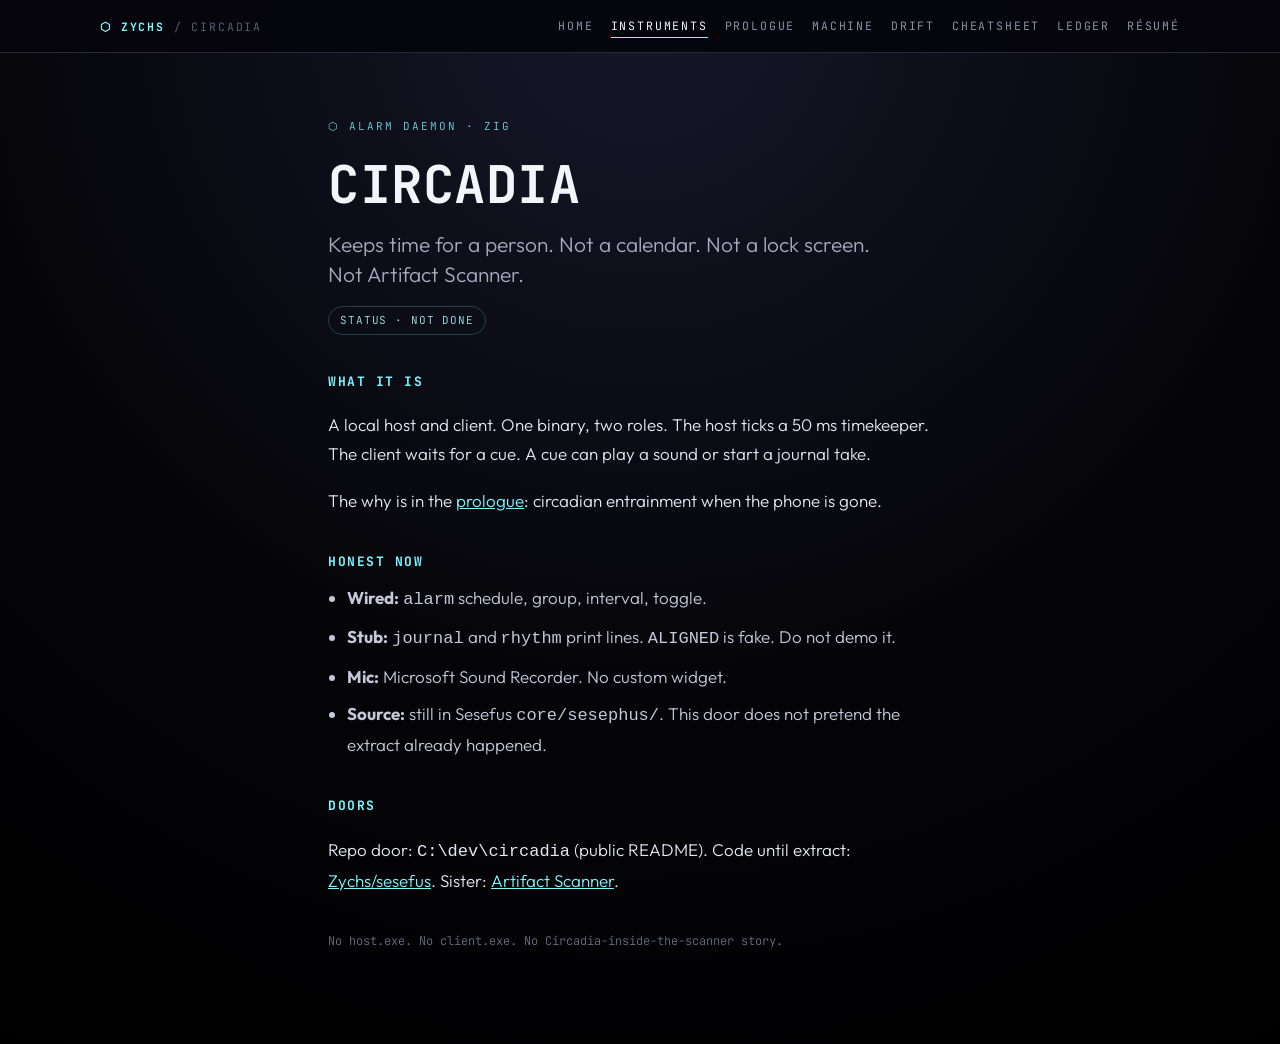
<file: pages/circadia.html>
<!DOCTYPE html>
<html lang="en">
<head>
<meta charset="utf-8">
<meta name="viewport" content="width=device-width, initial-scale=1">
<title>Circadia — Zig alarm daemon</title>
<link rel="stylesheet" href="https://fonts.googleapis.com/css2?family=JetBrains+Mono:wght@400;600;700&family=Outfit:wght@300;400;600;700&display=swap">
<style>
:root { --accent:#7cf7ff; --border:#272739; }
body { margin:0; background: radial-gradient(circle at top, #17172a 0%, #050509 55%, #000 100%); color:#e7e7f2; font-family:'Outfit',system-ui,sans-serif; }
.site-header { position:sticky; top:0; z-index:50; background:rgba(6,6,12,0.96); border-bottom:1px solid var(--border); backdrop-filter:blur(10px); }
.site-header .wrap { max-width:1120px; margin:0 auto; padding:0 1.25rem; display:flex; align-items:center; justify-content:space-between; height:52px; font-family:'JetBrains Mono',monospace; font-size:0.72rem; text-transform:uppercase; letter-spacing:0.16em; }
.brand { color:var(--accent); font-weight:700; }
.nav a { color:#8e8eaa; margin-left:1.1rem; text-decoration:none; }
.nav a:hover { color:#7cf7ff; }
main { box-sizing:border-box; max-width:46rem; margin:0 auto; padding:64px clamp(24px,5vw,56px) 96px; font-weight:300; font-size:17px; line-height:1.72; }
h1 { font-family:'JetBrains Mono',monospace; font-weight:700; font-size:clamp(34px,6vw,52px); line-height:1.02; letter-spacing:0.01em; text-transform:uppercase; margin:22px 0 0; color:#f4f4fb; }
.kicker { font-family:'JetBrains Mono',monospace; font-size:11px; letter-spacing:0.18em; text-transform:uppercase; color:rgba(124,247,255,0.85); }
.lead { margin:18px 0 0; font-size:clamp(17px,2.4vw,21px); line-height:1.45; color:#a7a7bd; max-width:34rem; }
.pill { display:inline-block; margin-top:16px; padding:4px 11px; border-radius:999px; border:1px solid rgba(124,247,255,0.22); color:#9fe9f1; font-family:'JetBrains Mono',monospace; font-size:11px; letter-spacing:0.08em; text-transform:uppercase; }
h2 { font-family:'JetBrains Mono',monospace; font-size:13px; letter-spacing:0.12em; text-transform:uppercase; color:#7cf7ff; margin:36px 0 10px; }
ul { margin:0; padding-left:1.2rem; color:#c7c7da; }
li { margin:8px 0 0; }
a { color:#7cf7ff; }
.note { margin:36px 0 0; font-family:'JetBrains Mono',monospace; font-size:12px; color:#6c6c83; }
</style>
<link rel="stylesheet" href="../assets/site-nav.css">
</head>
<body>
<header class="site-header">
  <div class="wrap">
    <a class="brand" href="../index.html">⬡ Zychs <span class="dim">/ circadia</span></a>
    <nav class="nav" aria-label="Site">
      <a href="../index.html">Home</a>
      <a href="instruments.html" aria-current="page">Instruments</a>
      <a href="prologue.html">Prologue</a>
      <a href="machine.html">Machine</a>
      <a href="drift.html">Drift</a>
      <a href="cheatsheet.html">Cheatsheet</a>
      <a href="ledger-2026-07-04.html">Ledger</a>
      <a href="resume.html">Résumé</a>
    </nav>
  </div>
</header>
<main>
  <div class="kicker">⬡ Alarm daemon · Zig</div>
  <h1>Circadia</h1>
  <p class="lead">Keeps time for a person. Not a calendar. Not a lock screen. Not Artifact Scanner.</p>
  <span class="pill">status · not done</span>

  <h2>What it is</h2>
  <p>A local host and client. One binary, two roles. The host ticks a 50 ms timekeeper. The client waits for a cue. A cue can play a sound or start a journal take.</p>
  <p>The why is in the <a href="prologue.html">prologue</a>: circadian entrainment when the phone is gone.</p>

  <h2>Honest now</h2>
  <ul>
    <li><strong>Wired:</strong> <code>alarm</code> schedule, group, interval, toggle.</li>
    <li><strong>Stub:</strong> <code>journal</code> and <code>rhythm</code> print lines. <code>ALIGNED</code> is fake. Do not demo it.</li>
    <li><strong>Mic:</strong> Microsoft Sound Recorder. No custom widget.</li>
    <li><strong>Source:</strong> still in Sesefus <code>core/sesephus/</code>. This door does not pretend the extract already happened.</li>
  </ul>

  <h2>Doors</h2>
  <p>Repo door: <code>C:\dev\circadia</code> (public README). Code until extract: <a href="https://github.com/Zychs/sesefus">Zychs/sesefus</a>. Sister: <a href="artifact-scanner.html">Artifact Scanner</a>.</p>
  <p class="note">No host.exe. No client.exe. No Circadia-inside-the-scanner story.</p>
</main>
</body>
</html>
</file>
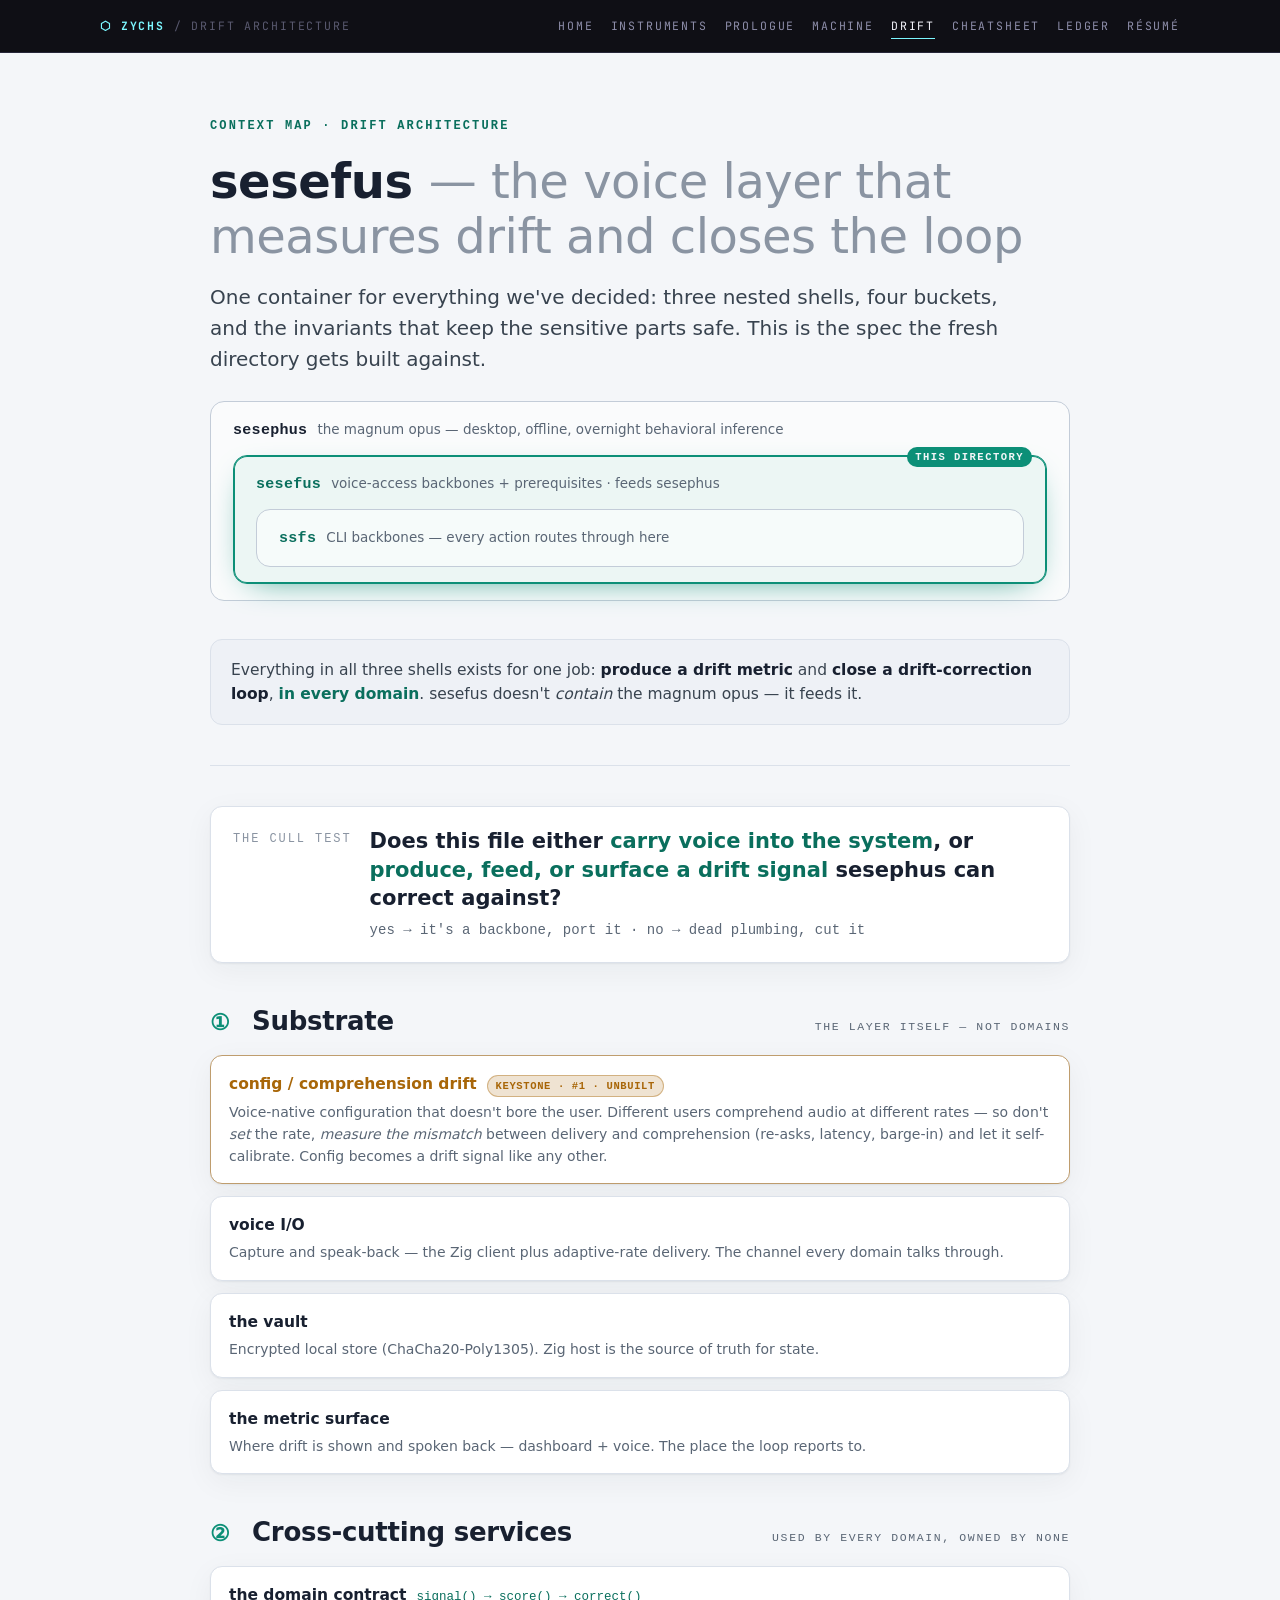
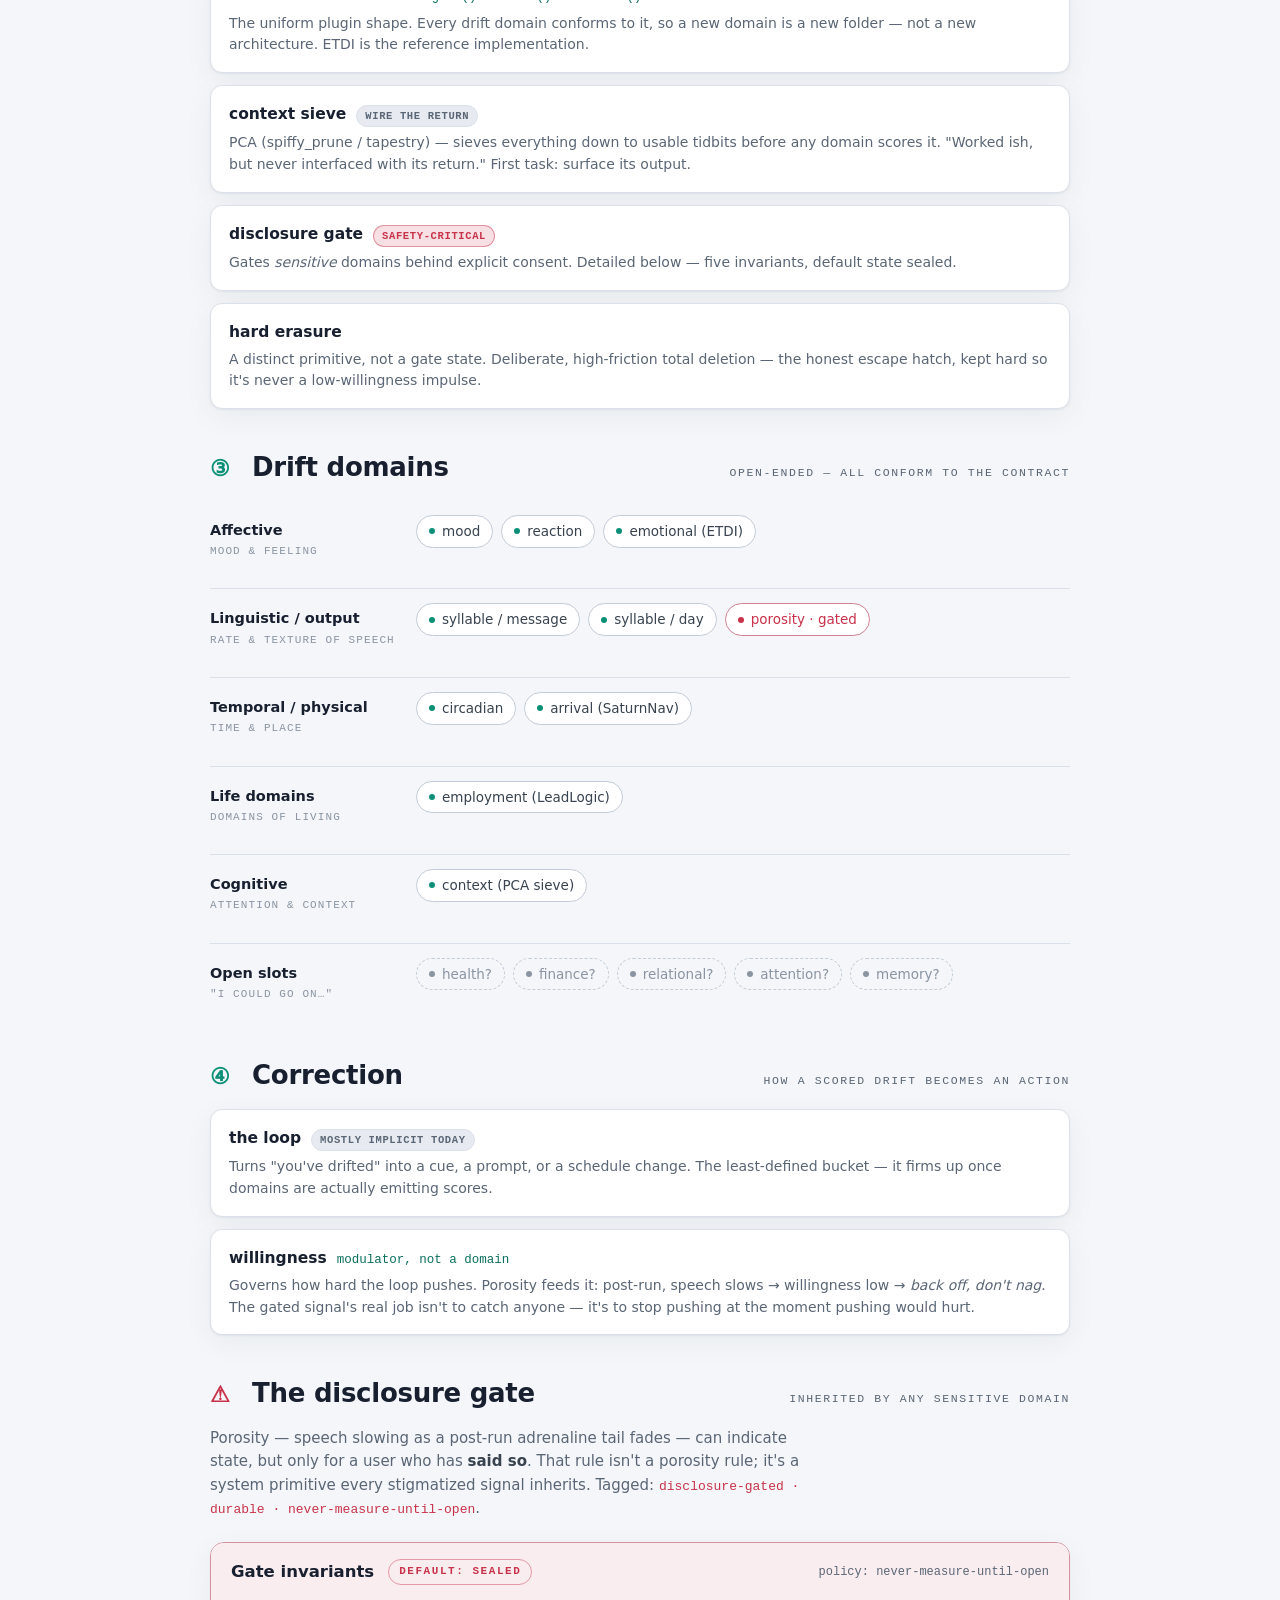
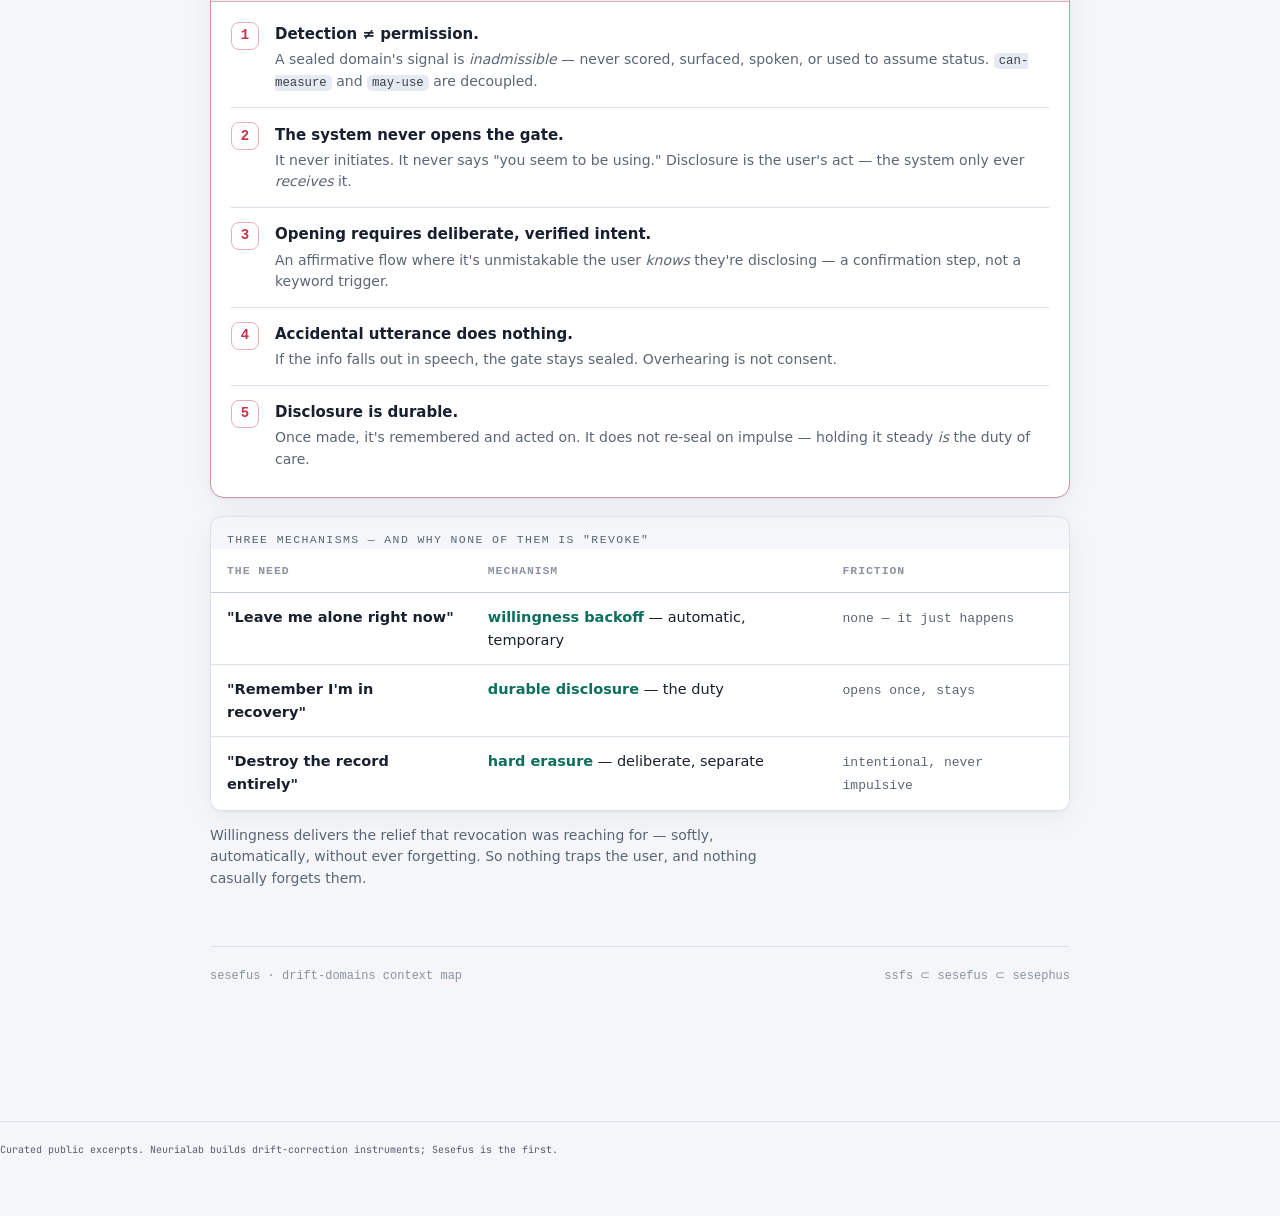
<file: pages/drift.html>
<!DOCTYPE html>
<html><head><meta charset="utf-8"><meta name="viewport" content="width=device-width,initial-scale=1">
<title>Sesefus — Drift Architecture</title>
<link rel="stylesheet" href="https://fonts.googleapis.com/css2?family=JetBrains+Mono:wght@400;600;700&family=Outfit:wght@300;400;600;700&display=swap">
<style>
/* v3.5.4 chrome */
body{margin:0;font-family:'Outfit',system-ui;background:radial-gradient(circle at top,#17172a 0%,#050509 55%,#000 100%);color:#e7e7f2}
.site-header{position:sticky;top:0;background:rgba(6,6,12,0.96);border-bottom:1px solid #272739;backdrop-filter:blur(10px);z-index:50}
.site-header .wrap{max-width:1120px;margin:0 auto;padding:0 1.25rem;display:flex;align-items:center;justify-content:space-between;height:52px;font-family:"JetBrains Mono",monospace;font-size:.72rem;text-transform:uppercase;letter-spacing:.16em}
.brand{color:#7cf7ff;font-weight:700}.nav a{color:#8e8eaa;margin-left:1.1rem;text-decoration:none}.nav a:hover{color:#7cf7ff}
</style><link rel="stylesheet" href="../assets/site-nav.css">
</head><body>
<header class="site-header">
  <div class="wrap">
    <a class="brand" href="../index.html">⬡ Zychs <span class="dim">/ drift architecture</span></a>
    <nav class="nav" aria-label="Site">
      <a href="../index.html">Home</a>
      <a href="instruments.html">Instruments</a>
      <a href="prologue.html">Prologue</a>
      <a href="machine.html">Machine</a>
      <a href="drift.html" aria-current="page">Drift</a>
      <a href="cheatsheet.html">Cheatsheet</a>
      <a href="ledger-2026-07-04.html">Ledger</a>
      <a href="resume.html">Résumé</a>
    </nav>
  </div>
</header>
<style>
  :root {
    --ground: #f4f6f9;
    --panel: #ffffff;
    --panel-2: #eef1f6;
    --inset: #e7ebf1;
    --line: #dbe1ea;
    --line-strong: #c3ccd8;
    --ink: #182030;
    --ink-soft: #38434f;
    --muted: #5a6675;
    --faint: #8a94a2;
    --accent: #0c8f77;
    --accent-ink: #0a6f5d;
    --keystone: #a86608;
    --gate: #c8324a;
    --gate-soft: #e8b7bf;
    --shadow: 0 1px 2px rgba(20,30,45,.06), 0 8px 30px rgba(20,30,45,.05);
    --mono: ui-monospace, "SF Mono", "SFMono-Regular", "Menlo", "Cascadia Mono", "Roboto Mono", monospace;
    --sans: system-ui, -apple-system, "Segoe UI", Roboto, Helvetica, Arial, sans-serif;
  }
  @media (prefers-color-scheme: dark) {
    :root {
      --ground: #090c11;
      --panel: #10151d;
      --panel-2: #161d28;
      --inset: #0c1017;
      --line: #232d3b;
      --line-strong: #2f3b4c;
      --ink: #d9dfe8;
      --ink-soft: #b3bccb;
      --muted: #8592a3;
      --faint: #616e7f;
      --accent: #4fd6b8;
      --accent-ink: #7fe6cf;
      --keystone: #f2b544;
      --gate: #ff7183;
      --gate-soft: #5a2530;
      --shadow: 0 1px 2px rgba(0,0,0,.4), 0 12px 40px rgba(0,0,0,.35);
    }
  }
  :root[data-theme="light"] {
    --ground: #f4f6f9; --panel: #ffffff; --panel-2: #eef1f6; --inset: #e7ebf1;
    --line: #dbe1ea; --line-strong: #c3ccd8; --ink: #182030; --ink-soft: #38434f;
    --muted: #5a6675; --faint: #8a94a2; --accent: #0c8f77; --accent-ink: #0a6f5d;
    --keystone: #a86608; --gate: #c8324a; --gate-soft: #e8b7bf;
    --shadow: 0 1px 2px rgba(20,30,45,.06), 0 8px 30px rgba(20,30,45,.05);
  }
  :root[data-theme="dark"] {
    --ground: #090c11; --panel: #10151d; --panel-2: #161d28; --inset: #0c1017;
    --line: #232d3b; --line-strong: #2f3b4c; --ink: #d9dfe8; --ink-soft: #b3bccb;
    --muted: #8592a3; --faint: #616e7f; --accent: #4fd6b8; --accent-ink: #7fe6cf;
    --keystone: #f2b544; --gate: #ff7183; --gate-soft: #5a2530;
    --shadow: 0 1px 2px rgba(0,0,0,.4), 0 12px 40px rgba(0,0,0,.35);
  }

  * { box-sizing: border-box; }
  body {
    margin: 0;
    background: var(--ground);
    color: var(--ink);
    font-family: var(--sans);
    line-height: 1.55;
    -webkit-font-smoothing: antialiased;
    font-size: 16px;
  }
  .wrap { max-width: 940px; margin: 0 auto; padding: clamp(24px, 5vw, 64px) clamp(18px, 4vw, 40px) 96px; }

  /* ---- type ---- */
  h1, h2, h3 { text-wrap: balance; margin: 0; line-height: 1.15; letter-spacing: -.01em; }
  .eyebrow {
    font-family: var(--mono); font-size: 12px; letter-spacing: .18em; text-transform: uppercase;
    color: var(--accent-ink); font-weight: 600;
  }
  p { margin: 0; color: var(--ink-soft); }
  .lede { font-size: clamp(17px, 2.4vw, 20px); color: var(--ink-soft); max-width: 62ch; }
  a { color: var(--accent-ink); }

  /* ---- hero ---- */
  .hero { display: flex; flex-direction: column; gap: 18px; margin-bottom: 20px; }
  .hero h1 { font-size: clamp(30px, 6vw, 48px); font-weight: 700; }
  .hero h1 .dim { color: var(--faint); font-weight: 500; }

  /* nesting diagram */
  .nest {
    margin-top: 8px;
    display: grid;
    gap: 0;
    font-family: var(--mono);
  }
  .shell {
    border: 1px solid var(--line-strong);
    border-radius: 14px;
    padding: 16px clamp(14px, 3vw, 22px);
    position: relative;
    background: color-mix(in srgb, var(--panel) 55%, transparent);
  }
  .shell + .shell-inner { margin-top: 12px; }
  .shell .tag {
    display: inline-flex; align-items: baseline; gap: 10px; flex-wrap: wrap;
  }
  .shell .name { font-size: 15px; font-weight: 700; letter-spacing: .02em; }
  .shell .role { font-family: var(--sans); font-size: 13.5px; color: var(--muted); }
  .shell.this {
    border-color: var(--accent);
    box-shadow: 0 0 0 1px var(--accent) inset, 0 10px 34px -18px var(--accent);
    background: color-mix(in srgb, var(--accent) 8%, var(--panel));
  }
  .shell.this .name { color: var(--accent-ink); }
  .shell .youarehere {
    position: absolute; top: -9px; right: 14px;
    font-family: var(--mono); font-size: 10.5px; letter-spacing: .14em; text-transform: uppercase;
    background: var(--accent); color: var(--ground); padding: 2px 8px; border-radius: 20px; font-weight: 700;
  }
  .purpose {
    margin-top: 20px; padding: 18px 20px; border-radius: 12px;
    background: var(--panel-2); border: 1px solid var(--line);
    font-size: 15.5px; color: var(--ink-soft);
  }
  .purpose b { color: var(--ink); font-weight: 650; }
  .purpose .k { color: var(--accent-ink); font-weight: 650; }

  /* ---- cull test ---- */
  .rule {
    margin: 40px 0; border: none; border-top: 1px solid var(--line);
  }
  .cull {
    display: grid; grid-template-columns: auto 1fr; gap: 18px; align-items: start;
    padding: 20px 22px; border-radius: 12px;
    background: var(--panel); border: 1px solid var(--line); box-shadow: var(--shadow);
  }
  .cull .idx { font-family: var(--mono); font-size: 12px; letter-spacing: .16em; text-transform: uppercase; color: var(--faint); padding-top: 3px; white-space: nowrap; }
  .cull .test { font-size: clamp(17px, 2.6vw, 21px); font-weight: 600; color: var(--ink); line-height: 1.35; }
  .cull .test em { font-style: normal; color: var(--accent-ink); }
  .cull .sub { margin-top: 8px; font-size: 14px; color: var(--muted); font-family: var(--mono); }

  /* ---- section ---- */
  section { margin-top: 44px; }
  .sec-head { display: flex; align-items: baseline; gap: 14px; margin-bottom: 18px; flex-wrap: wrap; }
  .sec-num {
    font-family: var(--mono); font-size: 22px; font-weight: 700; color: var(--accent);
    line-height: 1; min-width: 28px;
  }
  .sec-head h2 { font-size: clamp(20px, 3.4vw, 26px); font-weight: 700; }
  .sec-head .kind { font-family: var(--mono); font-size: 11.5px; letter-spacing: .14em; text-transform: uppercase; color: var(--muted); margin-left: auto; }

  /* item cards */
  .cards { display: grid; gap: 12px; }
  .card {
    background: var(--panel); border: 1px solid var(--line); border-radius: 12px;
    padding: 16px 18px; display: grid; gap: 5px; box-shadow: var(--shadow);
  }
  .card .top { display: flex; align-items: baseline; gap: 10px; flex-wrap: wrap; }
  .card .h { font-weight: 650; font-size: 15.5px; color: var(--ink); }
  .card .sig { font-family: var(--mono); font-size: 12.5px; color: var(--accent-ink); }
  .card p { font-size: 14px; color: var(--muted); }
  .card.keystone { border-color: color-mix(in srgb, var(--keystone) 55%, var(--line)); }
  .card.keystone .h { color: var(--keystone); }

  .flag {
    font-family: var(--mono); font-size: 10.5px; letter-spacing: .06em; text-transform: uppercase;
    padding: 2px 8px; border-radius: 20px; font-weight: 700; white-space: nowrap;
  }
  .flag.key { background: color-mix(in srgb, var(--keystone) 18%, transparent); color: var(--keystone); border: 1px solid color-mix(in srgb, var(--keystone) 40%, transparent); }
  .flag.warn { background: color-mix(in srgb, var(--gate) 15%, transparent); color: var(--gate); border: 1px solid color-mix(in srgb, var(--gate) 45%, transparent); }
  .flag.todo { background: var(--inset); color: var(--muted); border: 1px solid var(--line); }

  /* domains */
  .fam { display: grid; gap: 14px; }
  .famrow {
    display: grid; grid-template-columns: 190px 1fr; gap: 16px; align-items: start;
    padding: 14px 0; border-top: 1px solid var(--line);
  }
  .famrow:first-child { border-top: none; }
  .famrow .flabel { font-weight: 650; font-size: 14.5px; color: var(--ink); padding-top: 4px; }
  .famrow .flabel span { display: block; font-family: var(--mono); font-size: 11px; letter-spacing: .1em; text-transform: uppercase; color: var(--faint); font-weight: 500; margin-top: 2px; }
  .pills { display: flex; flex-wrap: wrap; gap: 8px; }
  .pill {
    font-size: 13.5px; padding: 5px 12px; border-radius: 20px;
    border: 1px solid var(--line-strong); background: var(--panel); color: var(--ink-soft);
    display: inline-flex; align-items: center; gap: 7px;
  }
  .pill .dot { width: 6px; height: 6px; border-radius: 50%; background: var(--accent); }
  .pill.gated { border-color: color-mix(in srgb, var(--gate) 55%, var(--line)); color: var(--gate); }
  .pill.gated .dot { background: var(--gate); }
  .pill.open { border-style: dashed; color: var(--faint); background: transparent; }
  .pill.open .dot { background: var(--faint); }

  /* gate panel */
  .gate {
    margin-top: 22px;
    border: 1px solid color-mix(in srgb, var(--gate) 45%, var(--line));
    border-radius: 14px; overflow: hidden; box-shadow: var(--shadow);
    background: var(--panel);
  }
  .gate-head {
    padding: 16px 20px; display: flex; align-items: center; gap: 14px; flex-wrap: wrap;
    background: color-mix(in srgb, var(--gate) 9%, var(--panel));
    border-bottom: 1px solid color-mix(in srgb, var(--gate) 30%, var(--line));
  }
  .gate-head .title { font-weight: 700; font-size: 16.5px; color: var(--ink); }
  .gate-head .state {
    font-family: var(--mono); font-size: 11px; letter-spacing: .14em; text-transform: uppercase;
    color: var(--gate); border: 1px solid color-mix(in srgb, var(--gate) 45%, transparent);
    padding: 3px 10px; border-radius: 20px; font-weight: 700;
  }
  .gate-head .policy { font-family: var(--mono); font-size: 12px; color: var(--muted); margin-left: auto; }
  .invs { list-style: none; margin: 0; padding: 6px 20px 12px; display: grid; gap: 0; counter-reset: inv; }
  .invs li {
    display: grid; grid-template-columns: auto 1fr; gap: 16px; align-items: baseline;
    padding: 14px 0; border-top: 1px solid var(--line);
  }
  .invs li:first-child { border-top: none; }
  .invs li::before {
    counter-increment: inv; content: counter(inv);
    font-family: var(--mono); font-weight: 700; font-size: 14px; color: var(--gate);
    border: 1px solid color-mix(in srgb, var(--gate) 40%, transparent); border-radius: 8px;
    width: 26px; height: 26px; display: grid; place-items: center;
  }
  .invs .it { font-weight: 650; color: var(--ink); font-size: 15px; }
  .invs .id { color: var(--muted); font-size: 14px; margin-top: 3px; }
  .invs code { font-family: var(--mono); font-size: .88em; background: var(--inset); padding: 1px 5px; border-radius: 5px; color: var(--ink-soft); }

  /* table */
  .tablewrap { margin-top: 18px; overflow-x: auto; border: 1px solid var(--line); border-radius: 12px; box-shadow: var(--shadow); }
  table { border-collapse: collapse; width: 100%; min-width: 520px; background: var(--panel); }
  caption { text-align: left; font-family: var(--mono); font-size: 11.5px; letter-spacing: .12em; text-transform: uppercase; color: var(--muted); padding: 14px 16px 0; }
  th, td { text-align: left; padding: 13px 16px; font-size: 14.5px; vertical-align: top; }
  thead th { font-family: var(--mono); font-size: 11.5px; letter-spacing: .08em; text-transform: uppercase; color: var(--faint); font-weight: 600; border-bottom: 1px solid var(--line-strong); }
  tbody tr + tr td { border-top: 1px solid var(--line); }
  td .need { font-weight: 600; color: var(--ink); }
  td .mech { color: var(--accent-ink); font-weight: 600; }
  td .fr { font-family: var(--mono); font-size: 13px; color: var(--muted); }

  .contract {
    margin-top: 14px; font-family: var(--mono); font-size: 14px;
    background: var(--inset); border: 1px solid var(--line); border-radius: 10px;
    padding: 14px 16px; color: var(--ink-soft); overflow-x: auto;
  }
  .contract b { color: var(--accent-ink); font-weight: 700; }

  footer { margin-top: 56px; padding-top: 20px; border-top: 1px solid var(--line); font-family: var(--mono); font-size: 12px; color: var(--faint); display: flex; justify-content: space-between; flex-wrap: wrap; gap: 10px; }

  a:focus-visible, li:focus-visible { outline: 2px solid var(--accent); outline-offset: 3px; border-radius: 4px; }

  @media (max-width: 620px) {
    .cull { grid-template-columns: 1fr; }
    .famrow { grid-template-columns: 1fr; gap: 8px; }
    .invs li { grid-template-columns: 1fr; gap: 6px; }
    .invs li::before { display: none; }
  }
</style>

<div class="wrap">

  <header class="hero">
    <span class="eyebrow">Context map · drift architecture</span>
    <h1>sesefus <span class="dim">— the voice layer that measures drift and closes the loop</span></h1>
    <p class="lede">One container for everything we've decided: three nested shells, four buckets, and the invariants that keep the sensitive parts safe. This is the spec the fresh directory gets built against.</p>

    <div class="nest" aria-label="System nesting: ssfs inside sesefus inside sesephus">
      <div class="shell">
        <span class="tag"><span class="name">sesephus</span><span class="role">the magnum opus — desktop, offline, overnight behavioral inference</span></span>
        <div class="nest" style="margin-top:12px;">
          <div class="shell this">
            <span class="youarehere">this directory</span>
            <span class="tag"><span class="name">sesefus</span><span class="role">voice-access backbones + prerequisites · feeds sesephus</span></span>
            <div class="nest" style="margin-top:12px;">
              <div class="shell">
                <span class="tag"><span class="name">ssfs</span><span class="role">CLI backbones — every action routes through here</span></span>
              </div>
            </div>
          </div>
        </div>
      </div>
    </div>

    <p class="purpose">Everything in all three shells exists for one job: <b>produce a drift metric</b> and <b>close a drift-correction loop</b>, <span class="k">in every domain</span>. sesefus doesn't <em>contain</em> the magnum opus — it feeds it.</p>
  </header>

  <hr class="rule">

  <div class="cull">
    <div class="idx">The cull test</div>
    <div>
      <div class="test">Does this file either <em>carry voice into the system</em>, or <em>produce, feed, or surface a drift signal</em> sesephus can correct against?</div>
      <div class="sub">yes → it's a backbone, port it · no → dead plumbing, cut it</div>
    </div>
  </div>

  <!-- BUCKET 1 -->
  <section>
    <div class="sec-head">
      <span class="sec-num">①</span>
      <h2>Substrate</h2>
      <span class="kind">the layer itself — not domains</span>
    </div>
    <div class="cards">
      <div class="card keystone">
        <div class="top"><span class="h">config / comprehension drift</span><span class="flag key">keystone · #1 · unbuilt</span></div>
        <p>Voice-native configuration that doesn't bore the user. Different users comprehend audio at different rates — so don't <em>set</em> the rate, <em>measure the mismatch</em> between delivery and comprehension (re-asks, latency, barge-in) and let it self-calibrate. Config becomes a drift signal like any other.</p>
      </div>
      <div class="card">
        <div class="top"><span class="h">voice I/O</span></div>
        <p>Capture and speak-back — the Zig client plus adaptive-rate delivery. The channel every domain talks through.</p>
      </div>
      <div class="card">
        <div class="top"><span class="h">the vault</span></div>
        <p>Encrypted local store (ChaCha20-Poly1305). Zig host is the source of truth for state.</p>
      </div>
      <div class="card">
        <div class="top"><span class="h">the metric surface</span></div>
        <p>Where drift is shown and spoken back — dashboard + voice. The place the loop reports to.</p>
      </div>
    </div>
  </section>

  <!-- BUCKET 2 -->
  <section>
    <div class="sec-head">
      <span class="sec-num">②</span>
      <h2>Cross-cutting services</h2>
      <span class="kind">used by every domain, owned by none</span>
    </div>
    <div class="cards">
      <div class="card">
        <div class="top"><span class="h">the domain contract</span><span class="sig">signal() → score() → correct()</span></div>
        <p>The uniform plugin shape. Every drift domain conforms to it, so a new domain is a new folder — not a new architecture. ETDI is the reference implementation.</p>
      </div>
      <div class="card">
        <div class="top"><span class="h">context sieve</span><span class="flag todo">wire the return</span></div>
        <p>PCA (spiffy_prune / tapestry) — sieves everything down to usable tidbits before any domain scores it. "Worked ish, but never interfaced with its return." First task: surface its output.</p>
      </div>
      <div class="card">
        <div class="top"><span class="h">disclosure gate</span><span class="flag warn">safety-critical</span></div>
        <p>Gates <em>sensitive</em> domains behind explicit consent. Detailed below — five invariants, default state sealed.</p>
      </div>
      <div class="card">
        <div class="top"><span class="h">hard erasure</span></div>
        <p>A distinct primitive, not a gate state. Deliberate, high-friction total deletion — the honest escape hatch, kept hard so it's never a low-willingness impulse.</p>
      </div>
    </div>
  </section>

  <!-- BUCKET 3 -->
  <section>
    <div class="sec-head">
      <span class="sec-num">③</span>
      <h2>Drift domains</h2>
      <span class="kind">open-ended — all conform to the contract</span>
    </div>
    <div class="fam">
      <div class="famrow">
        <div class="flabel">Affective<span>mood &amp; feeling</span></div>
        <div class="pills">
          <span class="pill"><span class="dot"></span>mood</span>
          <span class="pill"><span class="dot"></span>reaction</span>
          <span class="pill"><span class="dot"></span>emotional (ETDI)</span>
        </div>
      </div>
      <div class="famrow">
        <div class="flabel">Linguistic / output<span>rate &amp; texture of speech</span></div>
        <div class="pills">
          <span class="pill"><span class="dot"></span>syllable / message</span>
          <span class="pill"><span class="dot"></span>syllable / day</span>
          <span class="pill gated"><span class="dot"></span>porosity · gated</span>
        </div>
      </div>
      <div class="famrow">
        <div class="flabel">Temporal / physical<span>time &amp; place</span></div>
        <div class="pills">
          <span class="pill"><span class="dot"></span>circadian</span>
          <span class="pill"><span class="dot"></span>arrival (SaturnNav)</span>
        </div>
      </div>
      <div class="famrow">
        <div class="flabel">Life domains<span>domains of living</span></div>
        <div class="pills">
          <span class="pill"><span class="dot"></span>employment (LeadLogic)</span>
        </div>
      </div>
      <div class="famrow">
        <div class="flabel">Cognitive<span>attention &amp; context</span></div>
        <div class="pills">
          <span class="pill"><span class="dot"></span>context (PCA sieve)</span>
        </div>
      </div>
      <div class="famrow">
        <div class="flabel">Open slots<span>"I could go on…"</span></div>
        <div class="pills">
          <span class="pill open"><span class="dot"></span>health?</span>
          <span class="pill open"><span class="dot"></span>finance?</span>
          <span class="pill open"><span class="dot"></span>relational?</span>
          <span class="pill open"><span class="dot"></span>attention?</span>
          <span class="pill open"><span class="dot"></span>memory?</span>
        </div>
      </div>
    </div>
  </section>

  <!-- BUCKET 4 -->
  <section>
    <div class="sec-head">
      <span class="sec-num">④</span>
      <h2>Correction</h2>
      <span class="kind">how a scored drift becomes an action</span>
    </div>
    <div class="cards">
      <div class="card">
        <div class="top"><span class="h">the loop</span><span class="flag todo">mostly implicit today</span></div>
        <p>Turns "you've drifted" into a cue, a prompt, or a schedule change. The least-defined bucket — it firms up once domains are actually emitting scores.</p>
      </div>
      <div class="card">
        <div class="top"><span class="h">willingness</span><span class="sig">modulator, not a domain</span></div>
        <p>Governs how hard the loop pushes. Porosity feeds it: post-run, speech slows → willingness low → <em>back off, don't nag</em>. The gated signal's real job isn't to catch anyone — it's to stop pushing at the moment pushing would hurt.</p>
      </div>
    </div>
  </section>

  <!-- GATE DETAIL -->
  <section>
    <div class="sec-head">
      <span class="sec-num" style="color:var(--gate)">⚠</span>
      <h2>The disclosure gate</h2>
      <span class="kind">inherited by any sensitive domain</span>
    </div>
    <p style="max-width:64ch; color:var(--muted); font-size:15px;">Porosity — speech slowing as a post-run adrenaline tail fades — can indicate state, but only for a user who has <b style="color:var(--ink-soft)">said so</b>. That rule isn't a porosity rule; it's a system primitive every stigmatized signal inherits. Tagged: <code style="font-family:var(--mono);font-size:13px;color:var(--gate)">disclosure-gated · durable · never-measure-until-open</code>.</p>

    <div class="gate">
      <div class="gate-head">
        <span class="title">Gate invariants</span>
        <span class="state">default: sealed</span>
        <span class="policy">policy: never-measure-until-open</span>
      </div>
      <ol class="invs">
        <li><div><div class="it">Detection ≠ permission.</div><div class="id">A sealed domain's signal is <em>inadmissible</em> — never scored, surfaced, spoken, or used to assume status. <code>can-measure</code> and <code>may-use</code> are decoupled.</div></div></li>
        <li><div><div class="it">The system never opens the gate.</div><div class="id">It never initiates. It never says "you seem to be using." Disclosure is the user's act — the system only ever <em>receives</em> it.</div></div></li>
        <li><div><div class="it">Opening requires deliberate, verified intent.</div><div class="id">An affirmative flow where it's unmistakable the user <em>knows</em> they're disclosing — a confirmation step, not a keyword trigger.</div></div></li>
        <li><div><div class="it">Accidental utterance does nothing.</div><div class="id">If the info falls out in speech, the gate stays sealed. Overhearing is not consent.</div></div></li>
        <li><div><div class="it">Disclosure is durable.</div><div class="id">Once made, it's remembered and acted on. It does not re-seal on impulse — holding it steady <em>is</em> the duty of care.</div></div></li>
      </ol>
    </div>

    <div class="tablewrap">
      <table>
        <caption>Three mechanisms — and why none of them is "revoke"</caption>
        <thead><tr><th scope="col">The need</th><th scope="col">Mechanism</th><th scope="col">Friction</th></tr></thead>
        <tbody>
          <tr><td><span class="need">"Leave me alone right now"</span></td><td><span class="mech">willingness backoff</span> — automatic, temporary</td><td><span class="fr">none — it just happens</span></td></tr>
          <tr><td><span class="need">"Remember I'm in recovery"</span></td><td><span class="mech">durable disclosure</span> — the duty</td><td><span class="fr">opens once, stays</span></td></tr>
          <tr><td><span class="need">"Destroy the record entirely"</span></td><td><span class="mech">hard erasure</span> — deliberate, separate</td><td><span class="fr">intentional, never impulsive</span></td></tr>
        </tbody>
      </table>
    </div>
    <p style="margin-top:14px; font-size:14px; color:var(--muted); max-width:64ch;">Willingness delivers the relief that revocation was reaching for — softly, automatically, without ever forgetting. So nothing traps the user, and nothing casually forgets them.</p>
  </section>

  <footer>
    <span>sesefus · drift-domains context map</span>
    <span>ssfs ⊂ sesefus ⊂ sesephus</span>
  </footer>

</div>

</body></html><footer style="text-align:center;font-family:'JetBrains Mono',monospace;font-size:10px;color:#5a5a70;margin:40px 0 60px">Curated public excerpts. Neurialab builds drift-correction instruments; Sesefus is the first.</footer></body></html>
</file>
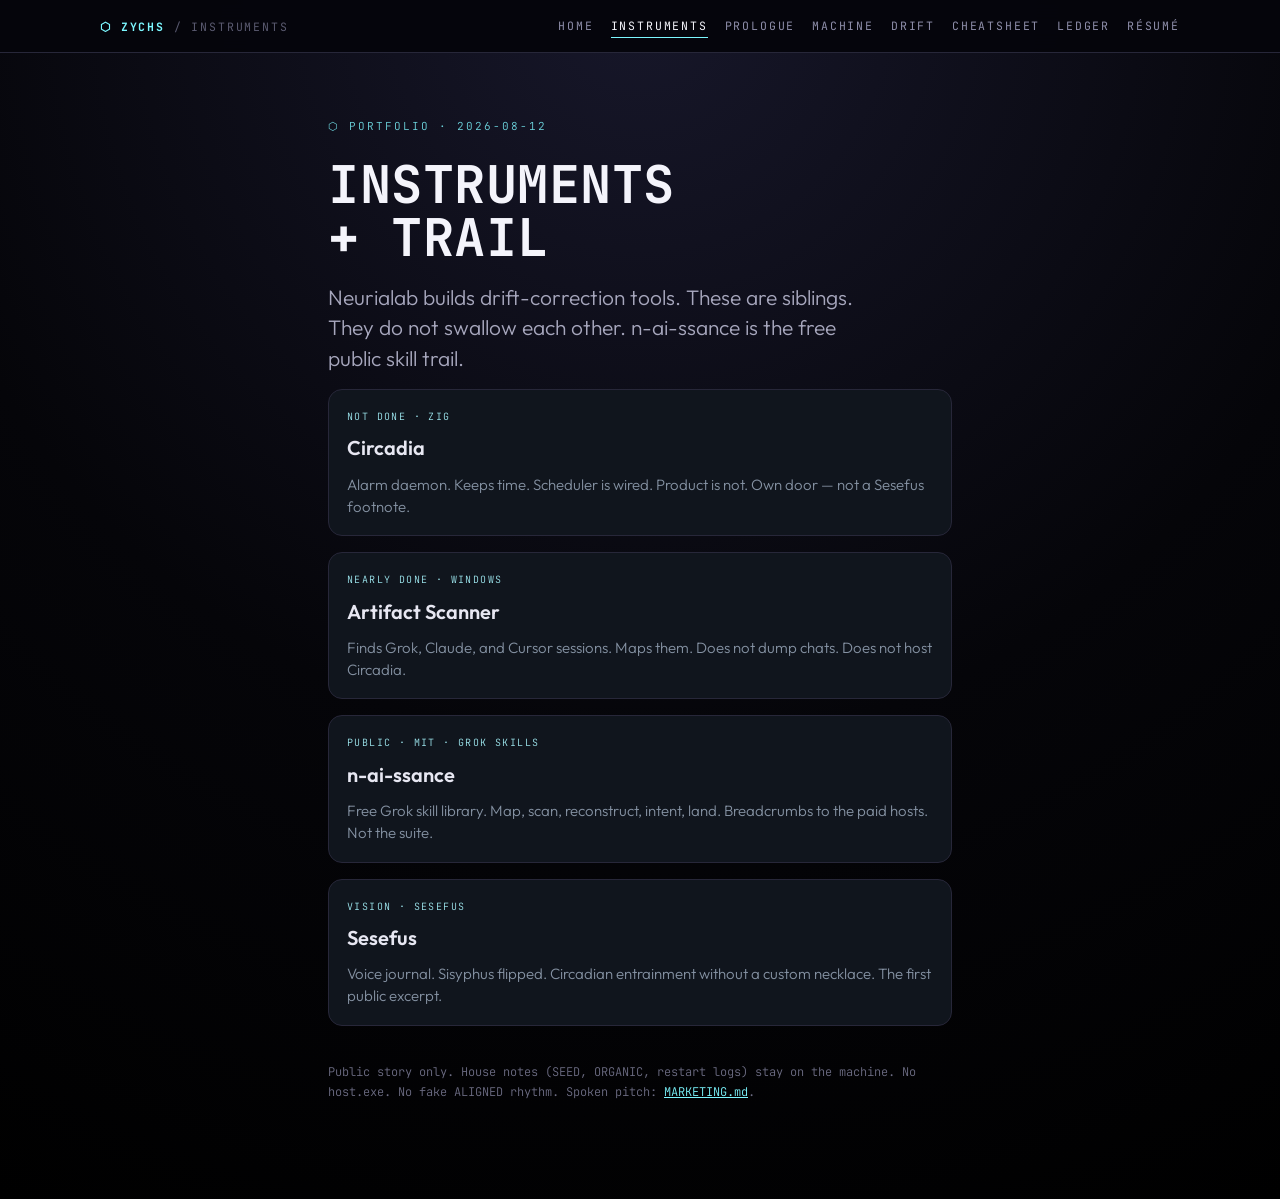
<file: pages/instruments.html>
<!DOCTYPE html>
<html lang="en">
<head>
<meta charset="utf-8">
<meta name="viewport" content="width=device-width, initial-scale=1">
<title>Instruments — Circadia · Artifact Scanner · Sesefus</title>
<link rel="stylesheet" href="https://fonts.googleapis.com/css2?family=JetBrains+Mono:wght@400;600;700&family=Outfit:wght@300;400;600;700&display=swap">
<style>
:root { --accent:#7cf7ff; --border:#272739; }
body { margin:0; background: radial-gradient(circle at top, #17172a 0%, #050509 55%, #000 100%); color:#e7e7f2; font-family:'Outfit',system-ui,sans-serif; }
.site-header { position:sticky; top:0; z-index:50; background:rgba(6,6,12,0.96); border-bottom:1px solid var(--border); backdrop-filter:blur(10px); }
.site-header .wrap { max-width:1120px; margin:0 auto; padding:0 1.25rem; display:flex; align-items:center; justify-content:space-between; height:52px; font-family:'JetBrains Mono',monospace; font-size:0.72rem; text-transform:uppercase; letter-spacing:0.16em; }
.brand { color:var(--accent); font-weight:700; }
.nav a { color:#8e8eaa; margin-left:1.1rem; text-decoration:none; }
.nav a:hover { color:#7cf7ff; }
main { box-sizing:border-box; max-width:46rem; margin:0 auto; padding:64px clamp(24px,5vw,56px) 96px; font-weight:300; font-size:17px; line-height:1.72; }
h1 { font-family:'JetBrains Mono',monospace; font-weight:700; font-size:clamp(34px,6vw,52px); line-height:1.02; letter-spacing:0.01em; text-transform:uppercase; margin:22px 0 0; color:#f4f4fb; }
.kicker { font-family:'JetBrains Mono',monospace; font-size:11px; letter-spacing:0.18em; text-transform:uppercase; color:rgba(124,247,255,0.85); }
.lead { margin:18px 0 0; font-size:clamp(17px,2.4vw,21px); line-height:1.45; color:#a7a7bd; max-width:34rem; }
.card { display:block; text-decoration:none; color:inherit; background:#10151d; border:1px solid #272739; border-radius:14px; padding:18px; margin:16px 0 0; }
.card:hover { border-color:#7cf7ff; }
.card .st { font-family:'JetBrains Mono',monospace; font-size:10px; letter-spacing:0.14em; text-transform:uppercase; color:#9fe9f1; }
.card h2 { margin:6px 0 8px; font-size:20px; font-weight:600; }
.card p { margin:0; font-size:15px; color:#8592a3; line-height:1.45; }
.note { margin:36px 0 0; font-family:'JetBrains Mono',monospace; font-size:12px; color:#6c6c83; }
</style>
<link rel="stylesheet" href="../assets/site-nav.css">
</head>
<body>
<header class="site-header">
  <div class="wrap">
    <a class="brand" href="../index.html">⬡ Zychs <span class="dim">/ instruments</span></a>
    <nav class="nav" aria-label="Site">
      <a href="../index.html">Home</a>
      <a href="instruments.html" aria-current="page">Instruments</a>
      <a href="prologue.html">Prologue</a>
      <a href="machine.html">Machine</a>
      <a href="drift.html">Drift</a>
      <a href="cheatsheet.html">Cheatsheet</a>
      <a href="ledger-2026-07-04.html">Ledger</a>
      <a href="resume.html">Résumé</a>
    </nav>
  </div>
</header>
<main>
  <div class="kicker">⬡ Portfolio · 2026-08-12</div>
  <h1>Instruments<br>+ trail</h1>
  <p class="lead">Neurialab builds drift-correction tools. These are siblings. They do not swallow each other. n-ai-ssance is the free public skill trail.</p>

  <a class="card" href="circadia.html">
    <div class="st">not done · zig</div>
    <h2>Circadia</h2>
    <p>Alarm daemon. Keeps time. Scheduler is wired. Product is not. Own door — not a Sesefus footnote.</p>
  </a>

  <a class="card" href="artifact-scanner.html">
    <div class="st">nearly done · windows</div>
    <h2>Artifact Scanner</h2>
    <p>Finds Grok, Claude, and Cursor sessions. Maps them. Does not dump chats. Does not host Circadia.</p>
  </a>

  <a class="card" href="n-ai-ssance.html">
    <div class="st">public · mit · grok skills</div>
    <h2>n-ai-ssance</h2>
    <p>Free Grok skill library. Map, scan, reconstruct, intent, land. Breadcrumbs to the paid hosts. Not the suite.</p>
  </a>

  <a class="card" href="prologue.html">
    <div class="st">vision · sesefus</div>
    <h2>Sesefus</h2>
    <p>Voice journal. Sisyphus flipped. Circadian entrainment without a custom necklace. The first public excerpt.</p>
  </a>

  <p class="note">Public story only. House notes (SEED, ORGANIC, restart logs) stay on the machine. No host.exe. No fake ALIGNED rhythm. Spoken pitch: <a href="../MARKETING.md" style="color:#7cf7ff">MARKETING.md</a>.</p>
</main>
</body>
</html>
</file>
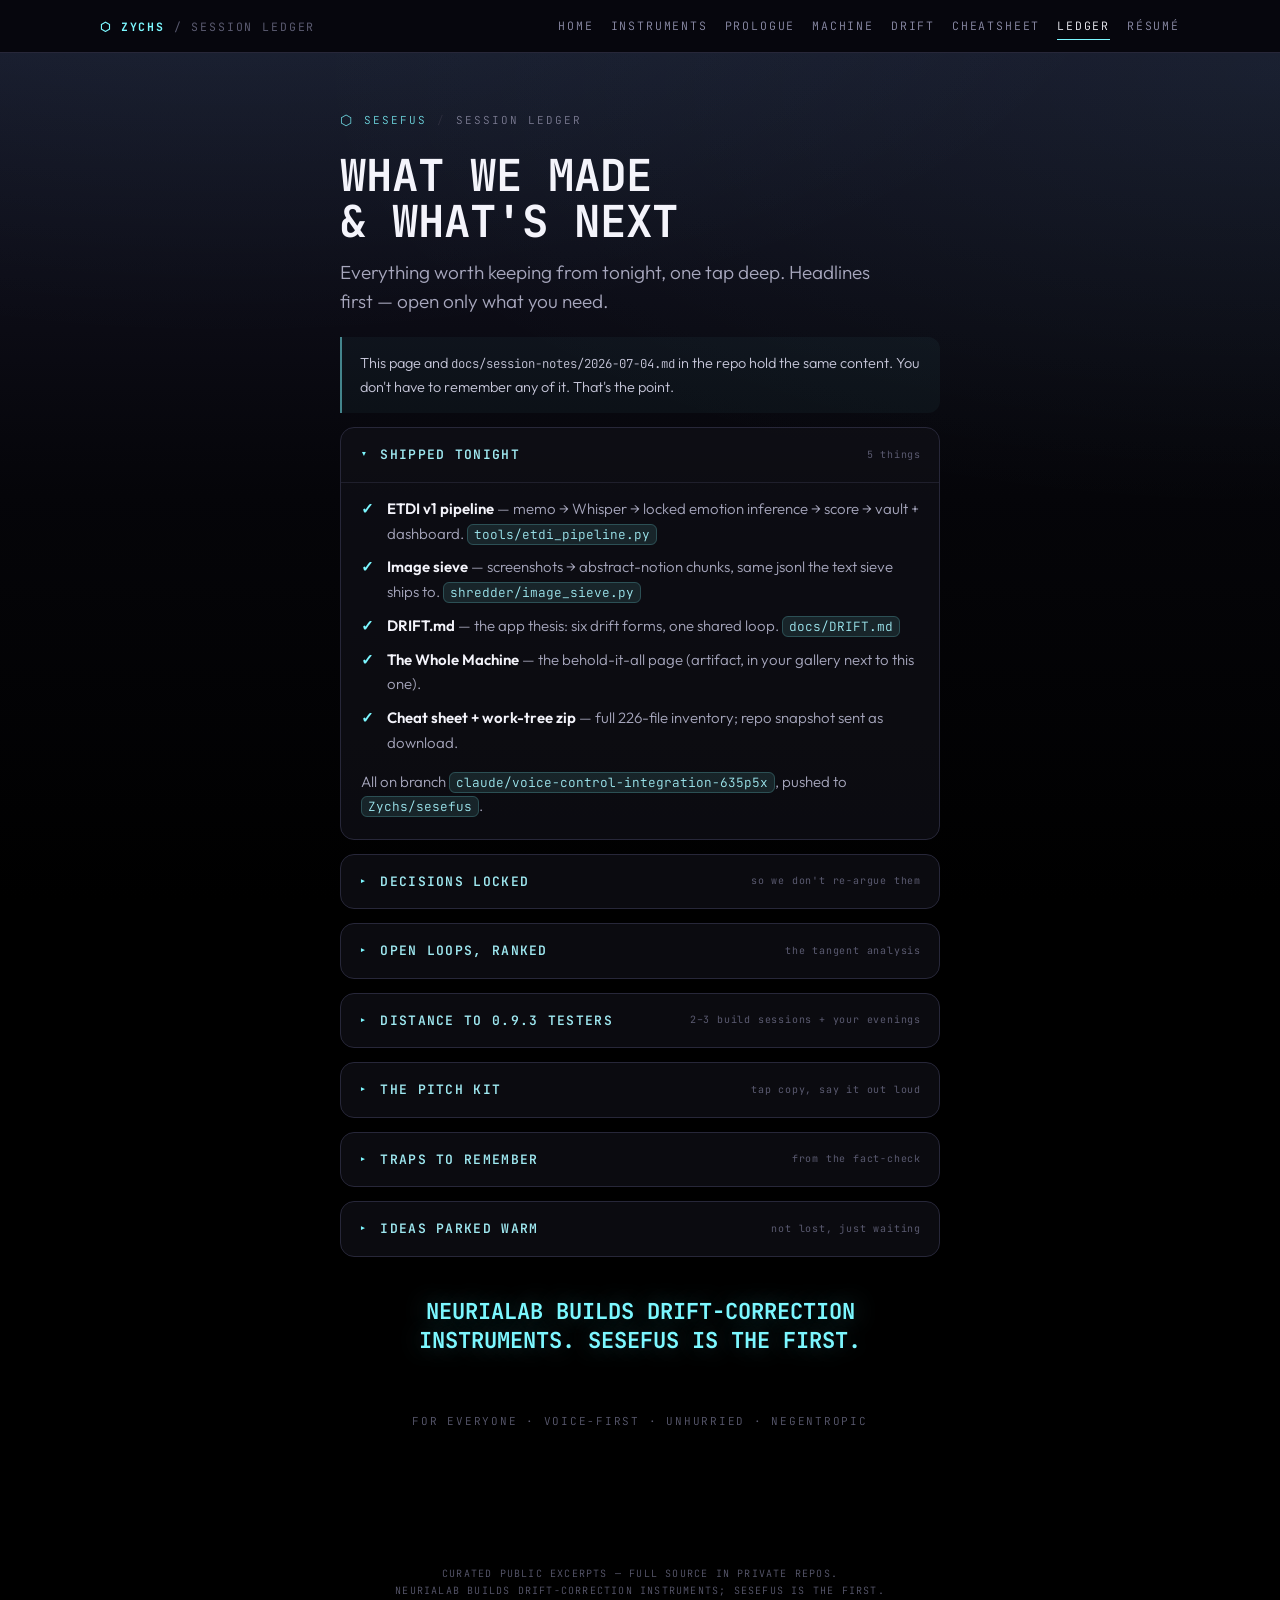
<file: pages/ledger-2026-07-04.html>
<!DOCTYPE html>
<html lang="en">
<head>
<meta charset="utf-8">
<meta name="viewport" content="width=device-width, initial-scale=1">
<title>Sesefus — Session Ledger 07·04</title>
<link rel="stylesheet" href="https://fonts.googleapis.com/css2?family=JetBrains+Mono:wght@400;600;700&family=Outfit:wght@300;400;600;700&display=swap">
<style>
/* Neurialab v3.5.4 site chrome (constrained) */
:root {
  --bg:#060608; --surface:#101018; --border:#272739; --accent:#7cf7ff;
  --text-main:#f5f5ff; --text-muted:#8e8eaa; --mono:"JetBrains Mono",monospace;
}
body { margin:0; background: radial-gradient(circle at top, #17172a 0%, #050509 55%, #000 100%); color:#e7e7f2; font-family:'Outfit',system-ui,sans-serif; }
.site-header { position:sticky; top:0; z-index:50; background:rgba(6,6,12,0.96); border-bottom:1px solid var(--border); backdrop-filter:blur(10px); }
.site-header .wrap { max-width:1120px; margin:0 auto; padding:0 1.25rem; display:flex; align-items:center; justify-content:space-between; height:52px; font-family:var(--mono); font-size:0.72rem; text-transform:uppercase; letter-spacing:0.16em; }
.brand { color:var(--accent); font-weight:700; }
.nav a { color:#8e8eaa; margin-left:1.1rem; text-decoration:none; }
.nav a:hover { color:#7cf7ff; }
.note { font-size:0.68rem; color:#6c6c83; margin-left:1rem; }
</style>
<link rel="stylesheet" href="../assets/site-nav.css">
</head>
<body>
<header class="site-header">
  <div class="wrap">
    <a class="brand" href="../index.html">⬡ Zychs <span class="dim">/ session ledger</span></a>
    <nav class="nav" aria-label="Site">
      <a href="../index.html">Home</a>
      <a href="instruments.html">Instruments</a>
      <a href="prologue.html">Prologue</a>
      <a href="machine.html">Machine</a>
      <a href="drift.html">Drift</a>
      <a href="cheatsheet.html">Cheatsheet</a>
      <a href="ledger-2026-07-04.html" aria-current="page">Ledger</a>
      <a href="resume.html">Résumé</a>
    </nav>
  </div>
</header>
<style>
  :root {
    --ink:#e7e7f2; --ink-strong:#f4f4fb; --ink-soft:#a7a7bd; --ink-mute:#6c6c83; --ink-faint:#5a5a70;
    --cyan:#7cf7ff; --cyan-soft:#9fe9f1; --ember:#f0937c;
    --line:#272739; --line-soft:#1f1f2c; --panel:rgba(16,16,24,0.7); --panel-deep:rgba(10,10,16,0.85);
    --pill-border:rgba(124,247,255,0.22); --pill-bg:rgba(124,247,255,0.06);
    --mono:'JetBrains Mono',ui-monospace,'Cascadia Code',Consolas,monospace;
    --body:'Outfit','Avenir Next','Segoe UI',system-ui,sans-serif;
  }
  html { background:#000; }
  body {
    margin:0; color:var(--ink); font-family:var(--body); font-weight:300; font-size:17px; line-height:1.65;
    background:
      radial-gradient(120% 80% at 18% -10%, rgba(124,247,255,0.07), transparent 60%),
      radial-gradient(140% 90% at 100% 8%, rgba(124,247,255,0.05), transparent 55%),
      linear-gradient(180deg,#17172a 0%,#050509 55%,#000 100%);
    background-attachment:fixed; min-height:100vh;
  }
  .doc { box-sizing:border-box; max-width:44rem; margin:0 auto; padding:56px clamp(20px,5vw,52px) 96px; }
  .masthead { display:flex; align-items:center; gap:10px; font-family:var(--mono); font-size:11px; letter-spacing:0.18em; text-transform:uppercase; color:rgba(124,247,255,0.85); }
  .sep { color:#2e2e3e; }
  h1 { font-family:var(--mono); font-weight:700; font-size:clamp(30px,6vw,44px); line-height:1.05; text-transform:uppercase; margin:20px 0 0; color:var(--ink-strong); }
  .standfirst { margin:14px 0 0; font-size:clamp(16px,2.2vw,19px); color:var(--ink-soft); max-width:34rem; line-height:1.5; }
  .note { margin:22px 0 0; padding:14px 18px; border-left:2px solid rgba(124,247,255,0.5); background:rgba(124,247,255,0.04); border-radius:0 12px 12px 0; font-size:14.5px; color:#c7c7da; }

  details { margin:14px 0 0; border:1px solid var(--line); border-radius:14px; background:var(--panel); overflow:hidden; }
  summary {
    list-style:none; cursor:pointer; padding:16px 18px; display:flex; align-items:center; gap:12px;
    font-family:var(--mono); font-weight:600; font-size:13px; letter-spacing:0.1em; text-transform:uppercase; color:var(--cyan-soft);
    -webkit-tap-highlight-color:transparent;
  }
  summary::-webkit-details-marker { display:none; }
  summary::before { content:"▸"; color:var(--cyan); transition:transform .15s; flex:0 0 auto; }
  details[open] summary::before { transform:rotate(90deg); }
  summary:focus-visible { outline:2px solid var(--cyan); outline-offset:-2px; }
  summary .hint { margin-left:auto; font-weight:400; font-size:10px; letter-spacing:0.08em; color:var(--ink-faint); text-transform:none; }
  .d-body { padding:2px 20px 20px; border-top:1px solid var(--line-soft); font-size:15px; color:var(--ink-soft); }
  .d-body p { margin:14px 0 0; }
  .d-body strong { color:var(--ink-strong); font-weight:600; }
  .d-body code { font-family:var(--mono); font-size:0.85em; padding:1px 6px; border-radius:6px; background:rgba(124,247,255,0.1); border:1px solid rgba(124,247,255,0.2); color:var(--cyan-soft); }

  .score { display:inline-block; min-width:44px; text-align:center; font-family:var(--mono); font-weight:700; font-size:12px; padding:3px 8px; border-radius:8px; border:1px solid var(--pill-border); background:var(--pill-bg); color:var(--cyan); }
  .score.hot { border-color:rgba(224,102,74,0.5); background:rgba(224,102,74,0.1); color:var(--ember); }

  ul.tight { margin:12px 0 0; padding-left:20px; }
  ul.tight li { margin:8px 0 0; }
  ul.checks { margin:12px 0 0; padding:0; list-style:none; }
  ul.checks li { margin:9px 0 0; padding-left:26px; position:relative; }
  ul.checks li::before { content:"✓"; position:absolute; left:0; color:var(--cyan); font-family:var(--mono); font-weight:700; }

  .tblwrap { overflow-x:auto; margin:14px 0 0; border:1px solid var(--line-soft); border-radius:10px; }
  table { border-collapse:collapse; width:100%; min-width:430px; font-size:13.5px; }
  th { font-family:var(--mono); font-size:10px; letter-spacing:0.1em; text-transform:uppercase; color:var(--ink-mute); text-align:left; padding:10px 12px 7px; border-bottom:1px solid var(--line); }
  td { padding:8px 12px; border-bottom:1px solid var(--line-soft); color:var(--ink-soft); vertical-align:top; }
  tr:last-child td { border-bottom:none; }

  .copyblock { position:relative; margin:14px 0 0; padding:16px 18px; border-radius:12px; background:rgba(0,0,0,0.5); border:1px solid var(--line-soft); font-size:15px; line-height:1.6; color:#cfcfdf; }
  .copyblock .cb-label { font-family:var(--mono); font-size:10px; letter-spacing:0.12em; text-transform:uppercase; color:var(--cyan-soft); margin-bottom:8px; }
  .copybtn {
    position:absolute; top:10px; right:10px; font-family:var(--mono); font-size:10px; letter-spacing:0.08em; text-transform:uppercase;
    padding:5px 12px; border-radius:999px; border:1px solid var(--pill-border); background:var(--pill-bg); color:var(--cyan-soft); cursor:pointer;
  }
  .copybtn:hover { background:rgba(124,247,255,0.14); }
  .copybtn:focus-visible { outline:2px solid var(--cyan); outline-offset:2px; }

  .formula { font-family:var(--mono); font-size:14px; color:var(--cyan); text-shadow:0 0 20px rgba(124,247,255,0.25); overflow-x:auto; padding:4px 0; white-space:nowrap; }
  .mantra { margin:56px 0 0; text-align:center; font-family:var(--mono); font-size:11px; letter-spacing:0.16em; text-transform:uppercase; color:var(--ink-faint); }
  .thesis { margin:40px 0 0; text-align:center; font-family:var(--mono); font-weight:700; font-size:clamp(16px,3.4vw,22px); text-transform:uppercase; color:var(--cyan); text-shadow:0 0 24px rgba(124,247,255,0.3); line-height:1.35; }
</style>

<main class="doc">
  <div class="masthead"><span style="font-size:14px;">⬡</span><span>Sesefus</span><span class="sep">/</span><span style="color:#7b7b92;">Session Ledger</span></div>
  <h1>What We Made<br>&amp; What's Next</h1>
  <p class="standfirst">Everything worth keeping from tonight, one tap deep. Headlines first — open only what you need.</p>
  <p class="note">This page and <code style="font-family:var(--mono); font-size:0.85em;">docs/session-notes/2026-07-04.md</code> in the repo hold the same content. You don't have to remember any of it. That's the point.</p>

  <details open="">
    <summary>Shipped tonight <span class="hint">5 things</span></summary>
    <div class="d-body">
      <ul class="checks">
        <li><strong>ETDI v1 pipeline</strong> — memo → Whisper → locked emotion inference → score → vault + dashboard. <code>tools/etdi_pipeline.py</code></li>
        <li><strong>Image sieve</strong> — screenshots → abstract-notion chunks, same jsonl the text sieve ships to. <code>shredder/image_sieve.py</code></li>
        <li><strong>DRIFT.md</strong> — the app thesis: six drift forms, one shared loop. <code>docs/DRIFT.md</code></li>
        <li><strong>The Whole Machine</strong> — the behold-it-all page (artifact, in your gallery next to this one).</li>
        <li><strong>Cheat sheet + work-tree zip</strong> — full 226-file inventory; repo snapshot sent as download.</li>
      </ul>
      <p>All on branch <code>claude/voice-control-integration-635p5x</code>, pushed to <code>Zychs/sesefus</code>.</p>
    </div>
  </details>

  <details>
    <summary>Decisions locked <span class="hint">so we don't re-argue them</span></summary>
    <div class="d-body">
      <ul class="tight">
        <li><strong>Formula:</strong> your norm wins. <span class="formula">ETDI = √(v² + a² + s²) / (√3 × minutes)</span> Flag threshold recalibrates to ≈ 0.30–0.35. <em>Not yet in code.</em></li>
        <li><strong>Drift layer (v2):</strong> EMA baseline (η ≈ 0.9) + per-axis MAD σ + Euclidean norm of the normalized residual. Flag when D &gt; τ ≈ 2 — "a two-sigma day <em>for you</em>." Collapses to your norm when no history exists.</li>
        <li><strong>0.9.3 capture path:</strong> Python + sounddevice records for the alpha. The Zig engine stays the vision but does <strong>not</strong> gate shipping.</li>
        <li><strong>Voice control:</strong> push-to-talk, not wake-word. Boring and reliable ships; "hey sesefus" is a rabbit hole.</li>
        <li><strong>Testers without GPUs:</strong> heuristic backend by default, Ollama optional.</li>
        <li><strong>Positioning:</strong> drift instrument, not therapy app. "A mirror with a memory."</li>
      </ul>
    </div>
  </details>

  <details>
    <summary>Open loops, ranked <span class="hint">the tangent analysis</span></summary>
    <div class="d-body">
      <p><span class="score hot">5/5</span> <strong>Voice control never built</strong> — the branch's literal name; your accessibility need; everything else gets easier once you can drive this by speaking. <em>Trunk.</em></p>
      <p><span class="score hot">5/5</span> <strong>Scoring math one decision behind</strong> — norm formula + drift layer agreed, not implemented. Small work, do before real scores accrue.</p>
      <p><span class="score">4/5</span> <strong>No real data yet</strong> — six memos transcript-less; <code>--wav</code> can't backfill a manifest (needs an <code>--into-manifest</code> flag); image sieve untested against a real vision model.</p>
      <p><span class="score">3/5</span> <strong>Neurialab/RSDC</strong> — paper needs an empirical section (the drift layer IS the experiment); calibration-drift reading (watching the model, not you) named and parked.</p>
      <p><span class="score">2/5</span> <strong>Quin's actual approach</strong> — still unknown; I guessed. One voice memo from you settles it.</p>
      <p><span class="score">2/5</span> <strong>Hygiene</strong> — wav-* test rows double-count vs aje-* rows; duplicate vite configs; v2 ETDI items parked by design. Drop for now.</p>
    </div>
  </details>

  <details>
    <summary>Distance to 0.9.3 testers <span class="hint">2–3 build sessions + your evenings</span></summary>
    <div class="d-body">
      <div class="tblwrap"><table>
        <tbody><tr><th>#</th><th>Work</th><th>Who</th><th>Size</th></tr>
        <tr><td>1</td><td><code>voice.py</code> — PTT capture, ~6-intent grammar, journal mode</td><td>me</td><td>1 session</td></tr>
        <tr><td>2</td><td><code>--into-manifest</code> backfill + norm formula switch</td><td>me</td><td>small</td></tr>
        <tr><td>3</td><td>De-personalize hardcoded paths (bardw, T:\) into config</td><td>me</td><td>small</td></tr>
        <tr><td>4</td><td>install.bat + run.bat + README-TESTERS + changelog stubs</td><td>me</td><td>1 session</td></tr>
        <tr><td>5</td><td>Real mic + real Windows + 5080 verification</td><td><strong>you</strong></td><td>1–2 evenings</td></tr>
      </tbody></table></div>
      <p>Gating resource is your testing evenings, not code. Calendar-honest: a week or two of evenings. Tester zero: Quin?</p>
    </div>
  </details>

  <details>
    <summary>The pitch kit <span class="hint">tap copy, say it out loud</span></summary>
    <div class="d-body">
      <div class="copyblock"><div class="cb-label">One-liner</div><button class="copybtn" type="button">copy</button><span class="cb-text">Sesefus is a voice journal that notices when you're drifting — from your sleep, your mood, your own baseline — before you do.</span></div>
      <div class="copyblock"><div class="cb-label">30 seconds</div><button class="copybtn" type="button">copy</button><span class="cb-text">When I was in rehab they took my phone, and my days just blurred. I couldn't tell you what Tuesday felt like. So I built the thing I needed: you talk to it for sixty seconds a day — that's it, you just talk — and it learns what your normal sounds like. Then when you start sliding — sleep drifting, mood drifting, weeks starting to blur again — it shows you, quietly, before it costs you something. Everything stays on your own machine. No cloud, no subscription, no therapist branding. It's not therapy. It's a mirror with a memory.</span></div>
      <div class="copyblock"><div class="cb-label">Tester ask</div><button class="copybtn" type="button">copy</button><span class="cb-text">I built a voice journal that catches you drifting before you notice it yourself. I need three people to talk to it for sixty seconds a day for two weeks and tell me where it's annoying. You'd be tester zero.</span></div>
      <div class="copyblock"><div class="cb-label">Technical (Quin, engineers)</div><button class="copybtn" type="button">copy</button><span class="cb-text">Everything's local — Whisper and a 7B on my own GPU, encrypted SQLite vault, no cloud calls ever. Each memo becomes a point in emotion-space; I track your Mahalanobis drift off your own rolling baseline, so the flags are calibrated to you, not a population. The whole app is one loop: record actual, infer baseline, norm the residual, nudge.</span></div>
      <p><strong>Rules:</strong> lead with a person in a moment, never architecture. One drift per pitch (days blurring). World-building words stay in the repo: say "getting your days back," not "negentropic refinement." One company, one product: <em>Neurialab builds drift-correction instruments; sesefus is the first.</em></p>
    </div>
  </details>

  <details>
    <summary>Traps to remember <span class="hint">from the fact-check</span></summary>
    <div class="d-body">
      <ul class="tight">
        <li>All six manifests have <code>durationSeconds: null</code> — paste a transcript without a duration and ETDI divides by a 3-second floor and <strong>inflates wildly</strong>.</li>
        <li><code>--wav</code> prints the score but never saves the transcript — nothing to copy into a manifest until the backfill flag exists.</li>
        <li>Manifests already name their audio: read <code>source.sourcePath</code>, don't hunt by date.</li>
        <li><code>127.0.0.1:3001</code> root is a 404 — it's API-only. The face is the React UI at <code>:5173</code> → sidebar → ETDI.</li>
        <li>wav-* smoke rows linger in etdi.db and double-count against aje-* rows in the trend.</li>
      </ul>
    </div>
  </details>

  <details>
    <summary>Ideas parked warm <span class="hint">not lost, just waiting</span></summary>
    <div class="d-body">
      <ul class="tight">
        <li><strong>Conversation sieve</strong> — third sibling: shred your saved AI chats into the same debris/vector pipeline, so the useful bits become searchable instead of guilt in a folder. Ingest needs zero changes.</li>
        <li><strong>Attention drift</strong> — weekly histogram of image-sieve concept tags vs your trailing baseline: "your hands wandered from what your mouth said mattered."</li>
        <li><strong>Cadence drift</strong> — scheduled journal time vs actual entry timestamps; data already exists in manifests.</li>
        <li><strong>Calibration drift</strong> — same math pointed at the model: LLM-inferred emotion vs occasional self-report. The most on-brand use of the RSDC name.</li>
        <li><strong>Salience gate fallback</strong> — if trivia rants pollute flags under the norm formula, s·√(v²+a²) returns as a filter, not a formula.</li>
      </ul>
    </div>
  </details>

  <p class="thesis">Neurialab builds drift-correction<br>instruments. Sesefus is the first.</p>
  <div class="mantra">For Everyone · Voice-First · Unhurried · Negentropic</div>
</main>
<footer style="max-width:44rem;margin:40px auto 60px;padding:0 1.25rem;font-family:'JetBrains Mono',monospace;font-size:10px;letter-spacing:.12em;text-transform:uppercase;color:#5a5a70;text-align:center;">
Curated public excerpts — full source in private repos.<br>
Neurialab builds drift-correction instruments; Sesefus is the first.
</footer>
</body>
</html>
</file>
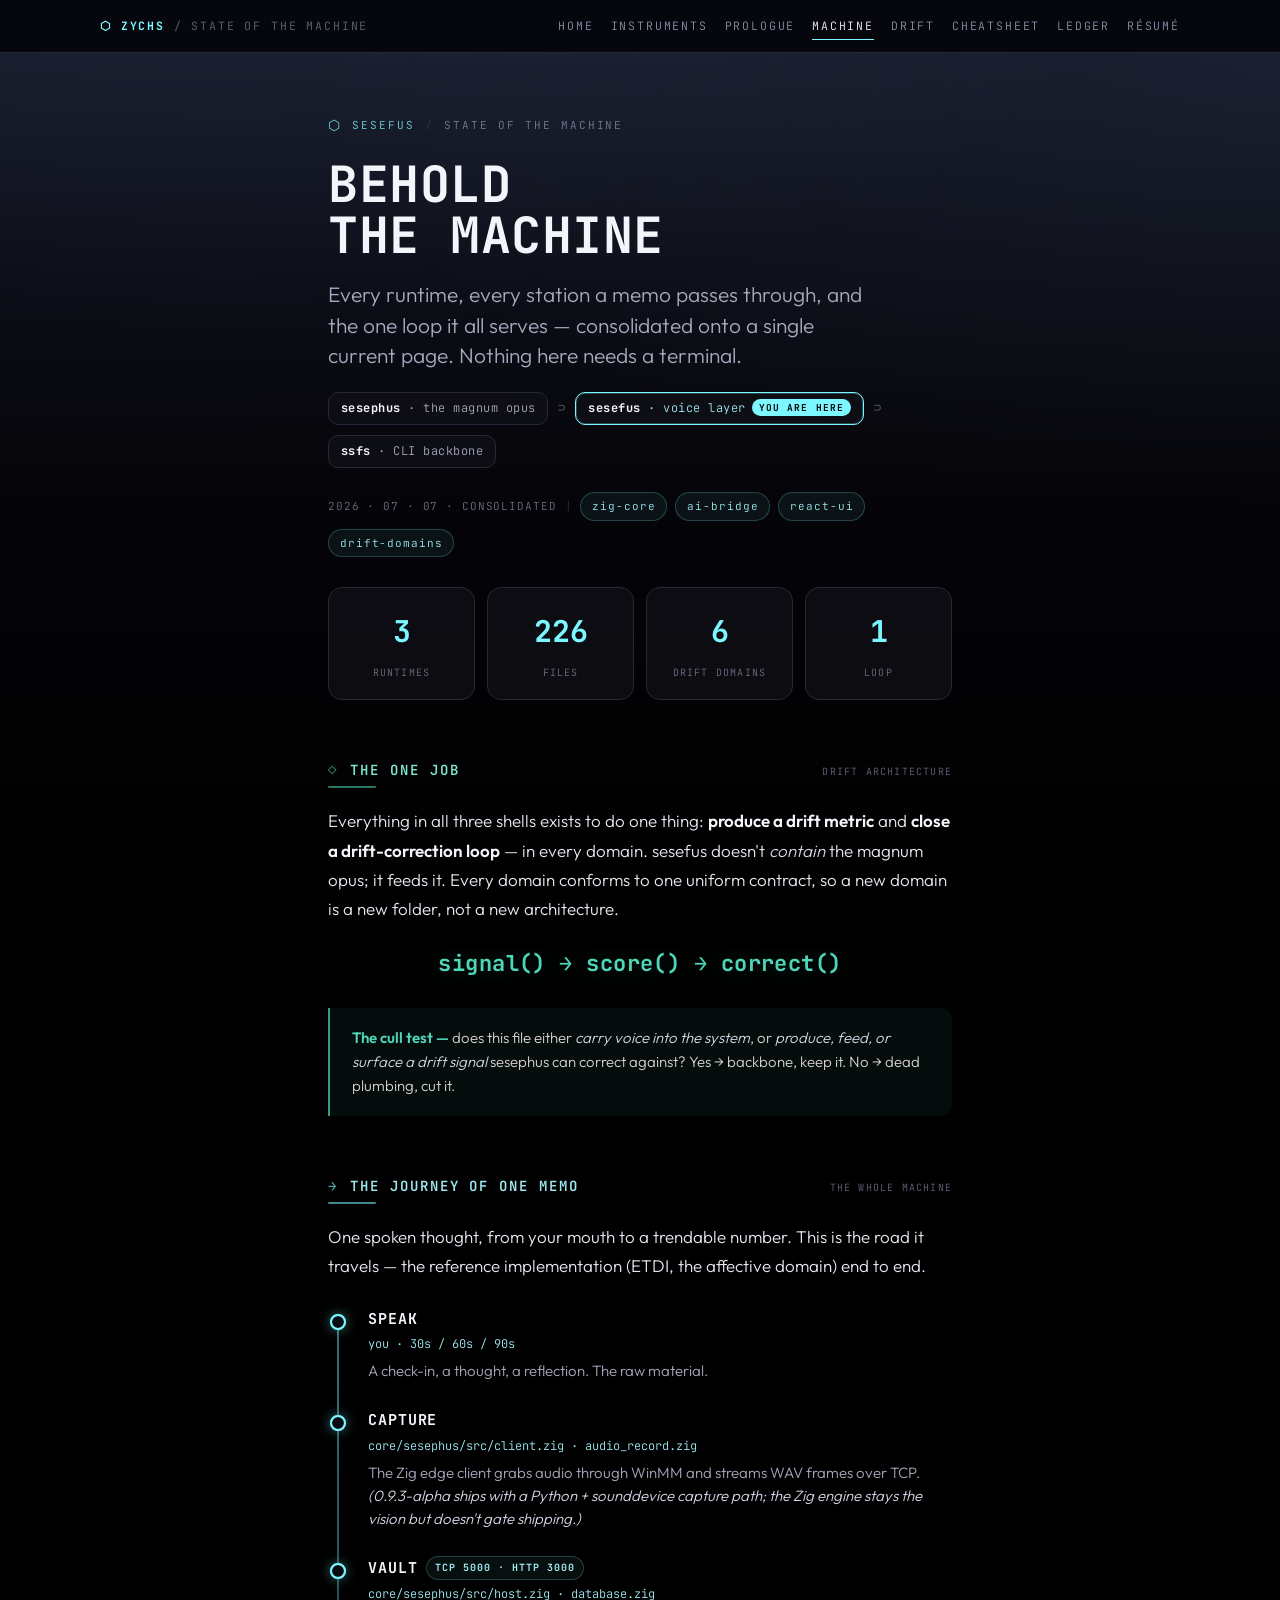
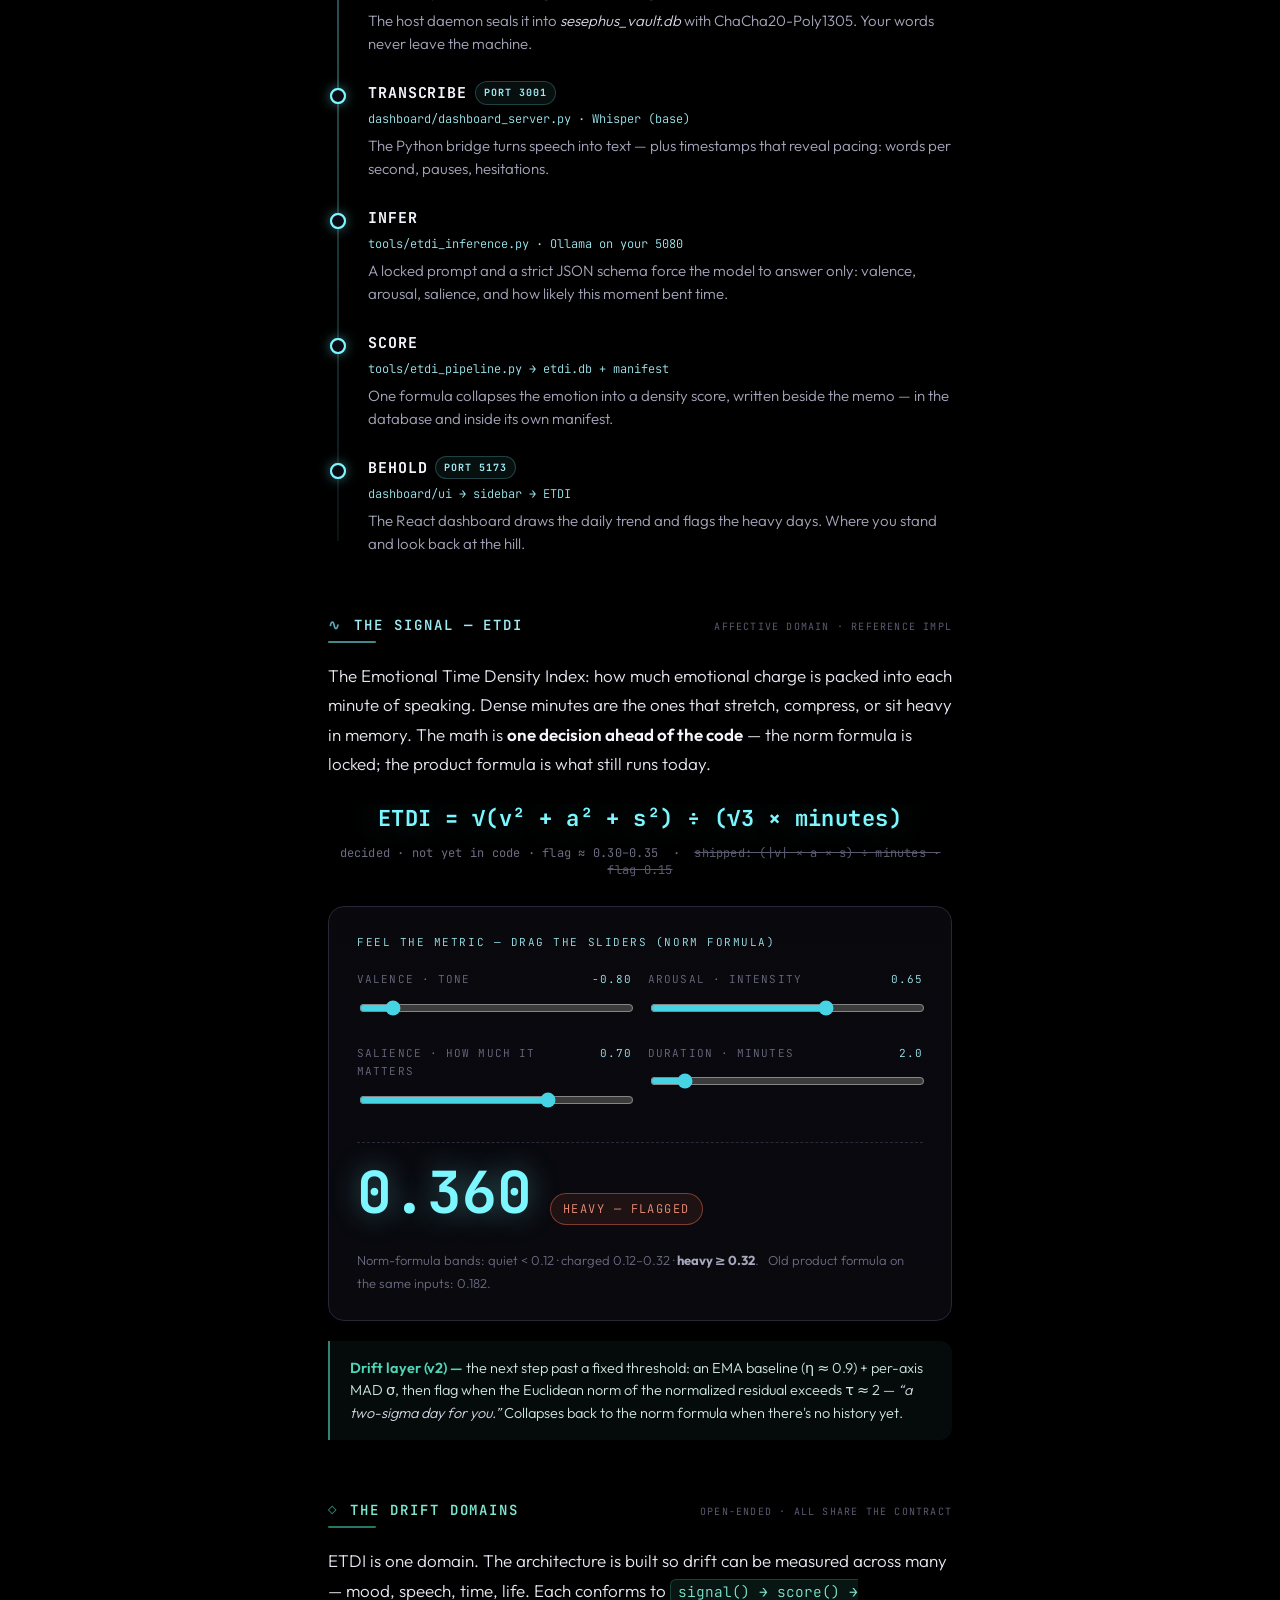
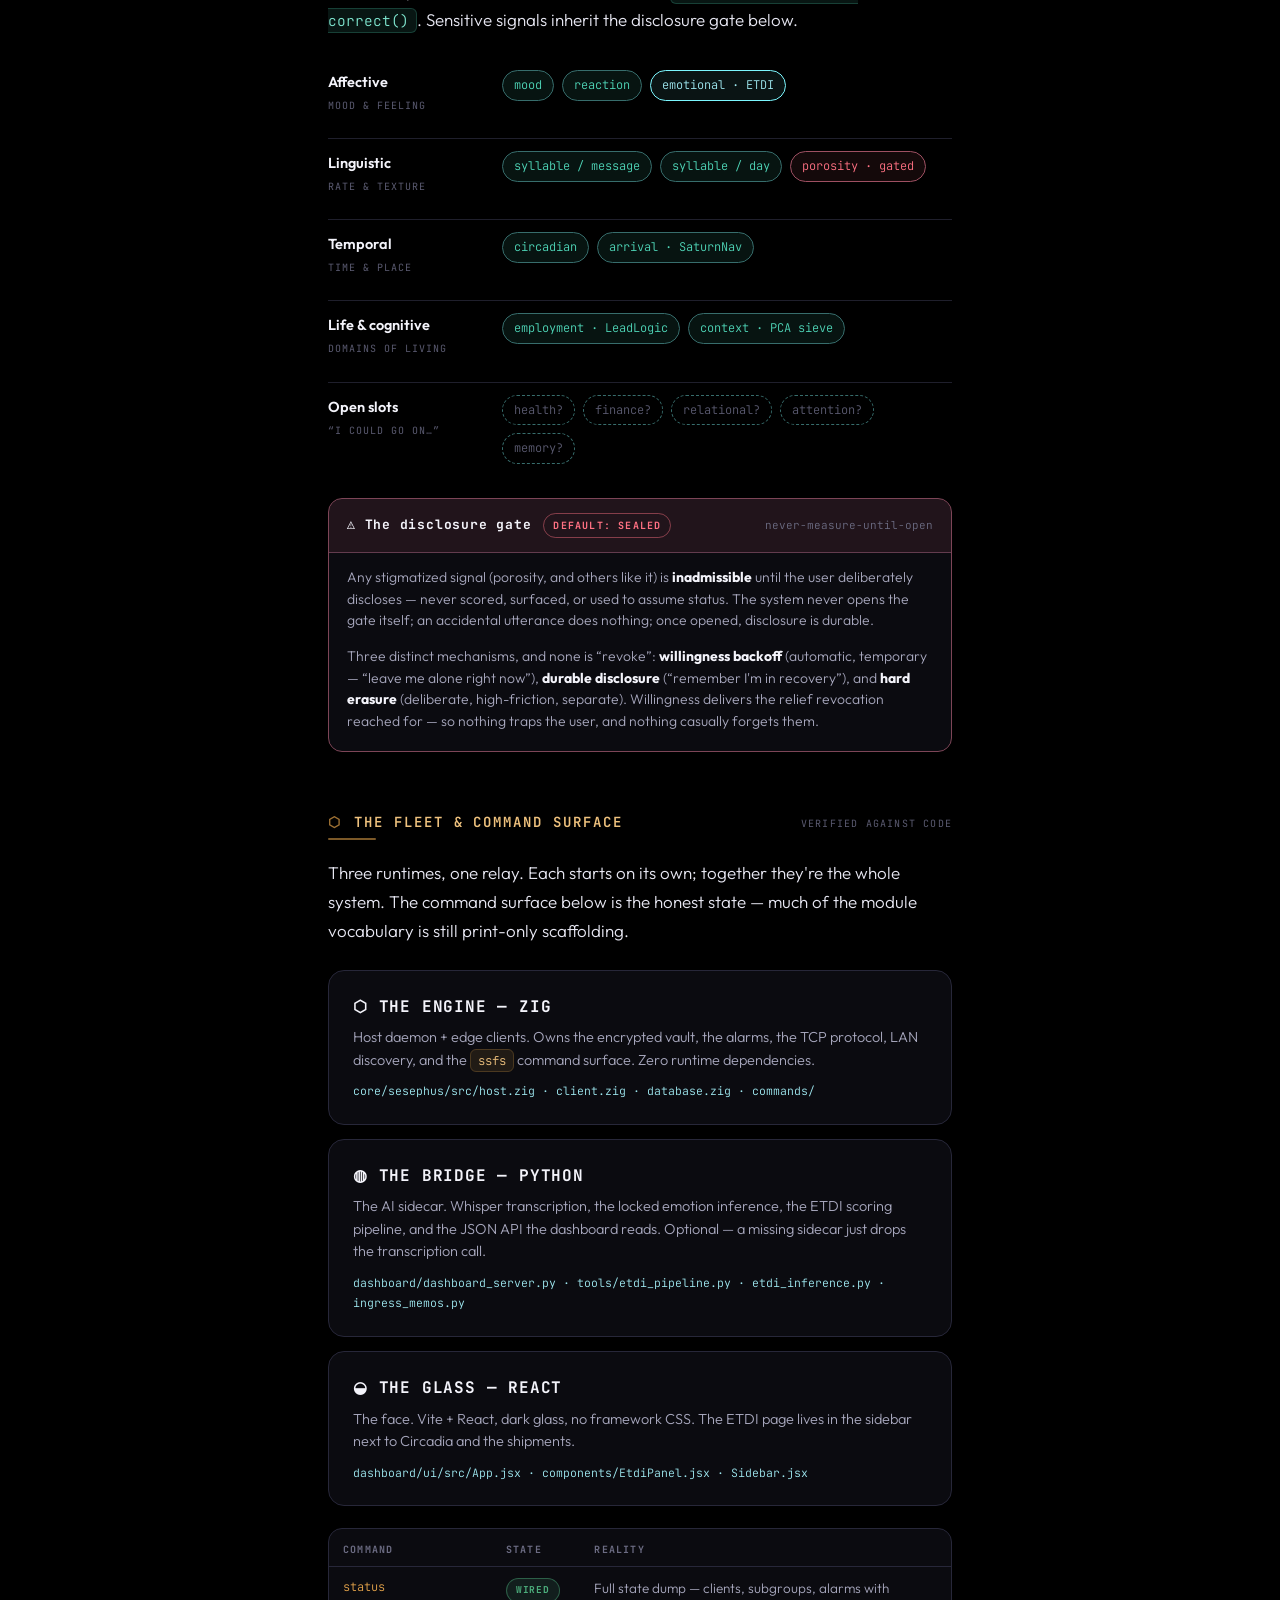
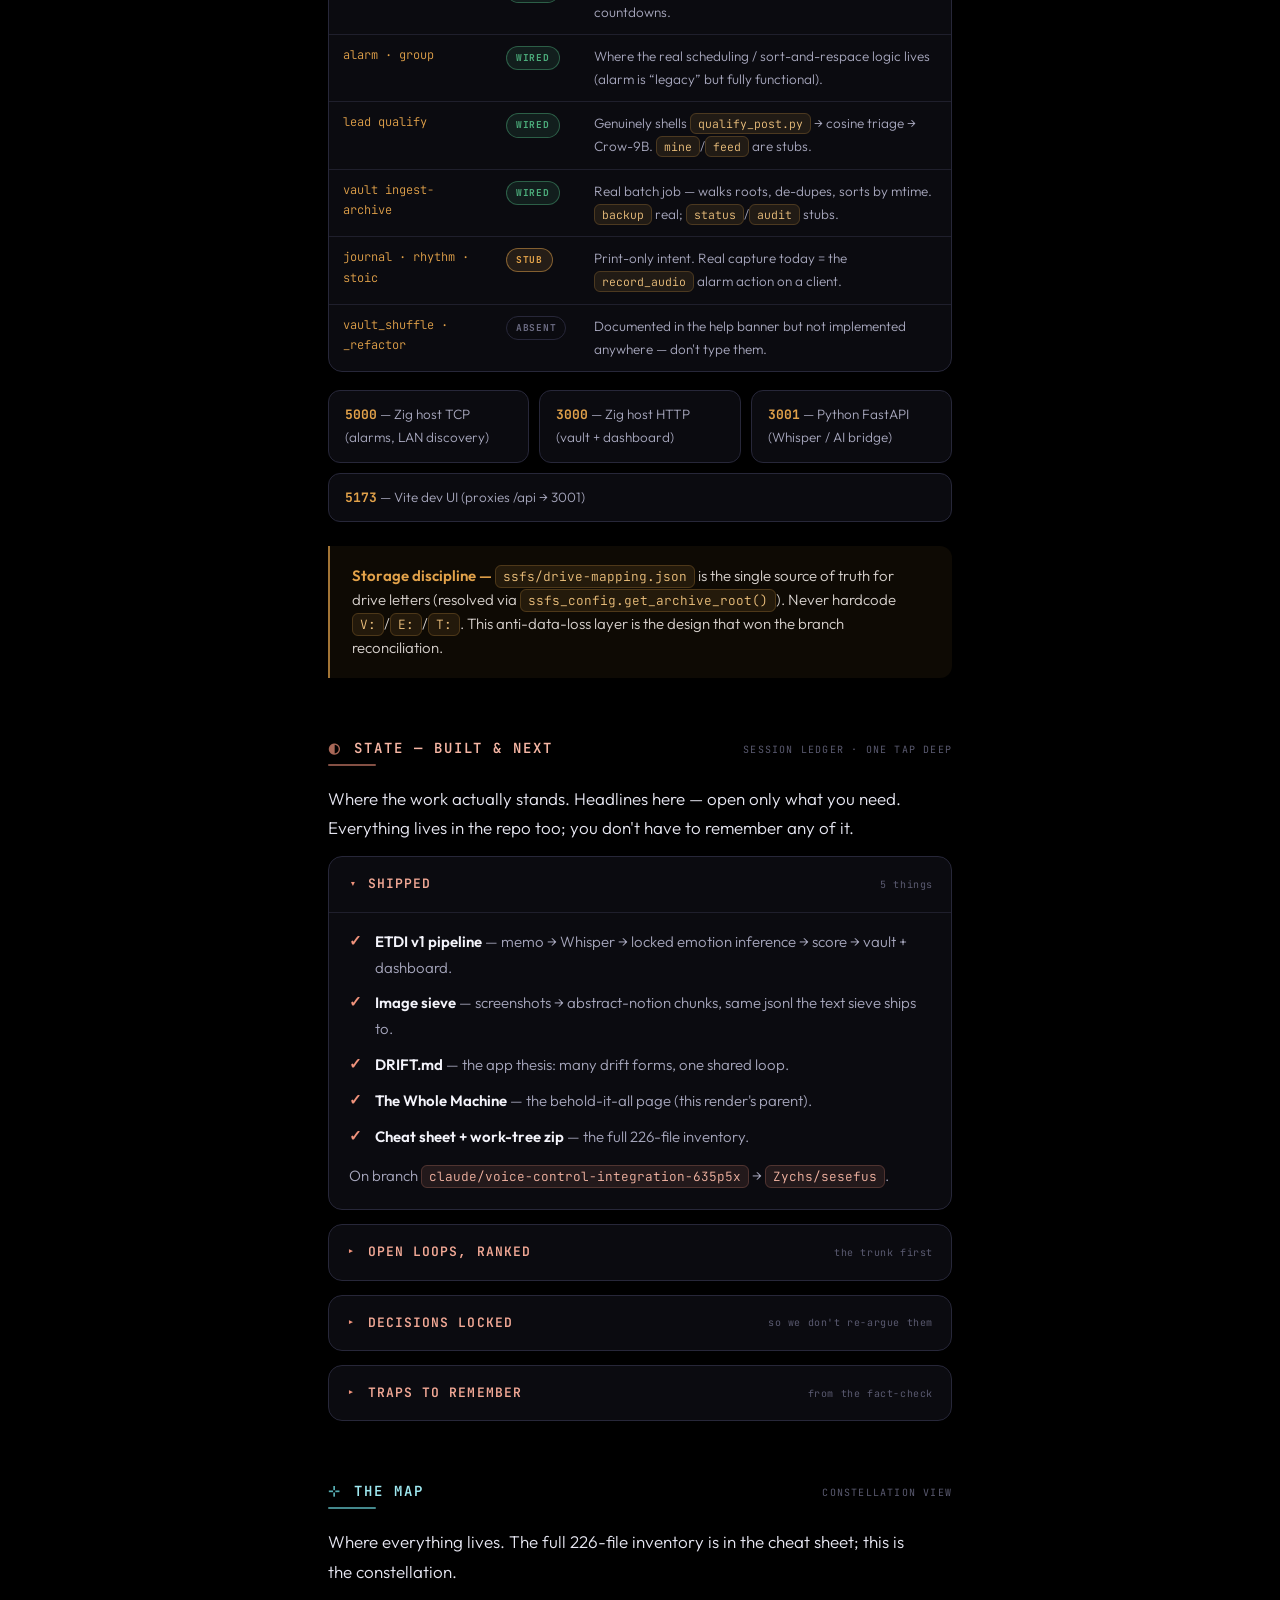
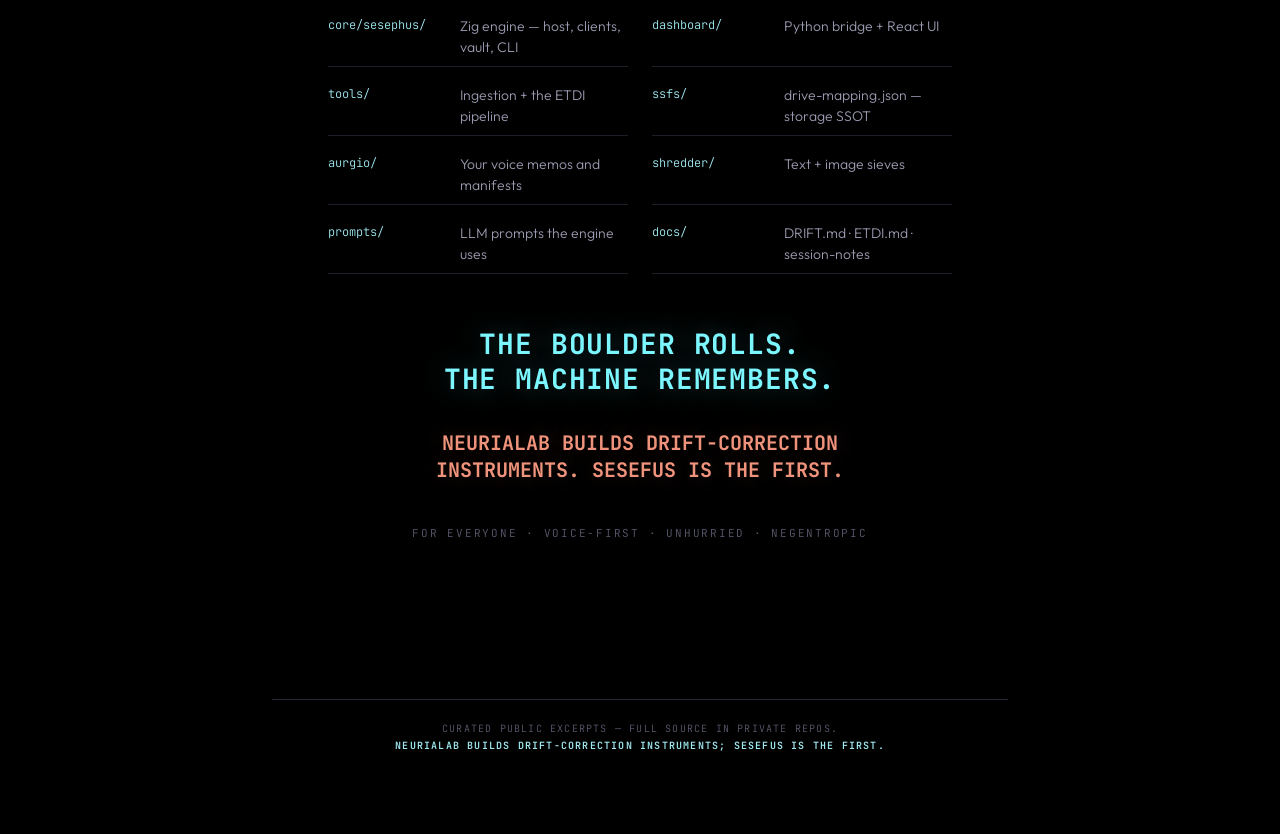
<file: pages/machine.html>
<!DOCTYPE html>
<html lang="en">
<head>
<meta charset="utf-8">
<meta name="viewport" content="width=device-width, initial-scale=1">
<title>Sesefus — State of the Machine</title>
<link rel="stylesheet" href="https://fonts.googleapis.com/css2?family=JetBrains+Mono:wght@400;600;700&family=Outfit:wght@300;400;600;700&display=swap">
<style>
/* Neurialab Web Surface v3.5.4 — constrained chrome */
:root {
  --bg:#060608; --surface:#101018; --border:#272739; --accent:#7cf7ff;
  --text-main:#f5f5ff; --text-muted:#8e8eaa; --mono:"JetBrains Mono",monospace; --sans: system-ui,-apple-system,sans-serif;
}
body { margin:0; background: radial-gradient(circle at top, #17172a 0%, #050509 55%, #000 100%); color:#e7e7f2; font-family:'Outfit',system-ui,sans-serif; line-height:1.6; }
.site-header { position:sticky; top:0; z-index:50; background:rgba(6,6,12,0.96); border-bottom:1px solid var(--border); backdrop-filter:blur(10px); }
.site-header .wrap { max-width:1120px; margin:0 auto; padding:0 1.25rem; display:flex; align-items:center; justify-content:space-between; height:52px; font-family:var(--mono); font-size:0.72rem; text-transform:uppercase; letter-spacing:0.16em; }
.brand { color:var(--accent); font-weight:700; }
.nav a { color:#8e8eaa; margin-left:1.1rem; text-decoration:none; }
.nav a:hover { color:#7cf7ff; }

</style>
<link rel="stylesheet" href="../assets/site-nav.css">
</head>
<body>
<header class="site-header">
  <div class="wrap">
    <a class="brand" href="../index.html">⬡ Zychs <span class="dim">/ state of the machine</span></a>
    <nav class="nav" aria-label="Site">
      <a href="../index.html">Home</a>
      <a href="instruments.html">Instruments</a>
      <a href="prologue.html">Prologue</a>
      <a href="machine.html" aria-current="page">Machine</a>
      <a href="drift.html">Drift</a>
      <a href="cheatsheet.html">Cheatsheet</a>
      <a href="ledger-2026-07-04.html">Ledger</a>
      <a href="resume.html">Résumé</a>
    </nav>
  </div>
</header>
<style>:root{color-scheme:light}body{margin:0;padding:0;font:14px -apple-system,BlinkMacSystemFont,sans-serif;background:#faf9f5;color:#141413}img{max-width:100%}</style></head><body>

<style>
  :root {
    --ink: #e7e7f2;
    --ink-strong: #f4f4fb;
    --ink-soft: #a7a7bd;
    --ink-mute: #6c6c83;
    --ink-faint: #5a5a70;

    --cyan: #7cf7ff;
    --cyan-soft: #9fe9f1;
    --cyan-deep: #28A2B2;

    /* module accents — each carried over from its source doc */
    --teal: #4fd6b8;      /* drift architecture */
    --amber: #e2a24a;     /* command surface / cheatsheets */
    --ember: #f0937c;     /* session ledger / live state */
    --rose: #ff7183;      /* disclosure gate */
    --good: #4CAE7C;      /* semantic: wired */

    --line: #272739;
    --line-soft: #1f1f2c;
    --panel: rgba(16,16,24,0.7);
    --panel-deep: rgba(10,10,16,0.85);
    --pill-border: rgba(124,247,255,0.22);
    --pill-bg: rgba(124,247,255,0.06);
    --mono: 'JetBrains Mono', ui-monospace, 'Cascadia Code', 'SF Mono', Menlo, Consolas, monospace;
    --body: 'Outfit', 'Avenir Next', 'Segoe UI', system-ui, -apple-system, sans-serif;

    /* default module accent (overridden per-section) */
    --mod: var(--cyan);
    --mod-soft: var(--cyan-soft);
  }
  * { box-sizing: border-box; }
  html { background: #000; }
  body {
    margin: 0;
    background:
      radial-gradient(120% 80% at 18% -10%, rgba(124,247,255,0.07), transparent 60%),
      radial-gradient(140% 90% at 100% 8%, rgba(124,247,255,0.05), transparent 55%),
      linear-gradient(180deg, #17172a 0%, #050509 55%, #000 100%);
    background-attachment: fixed;
    min-height: 100vh;
    color: var(--ink);
    font-family: var(--body);
    font-weight: 300;
    font-size: 17px;
    line-height: 1.72;
  }
  .doc { box-sizing: border-box; max-width: 46rem; margin: 0 auto; padding: 60px clamp(22px,5vw,56px) 96px; }

  .masthead { display: flex; align-items: center; gap: 10px; font-family: var(--mono); font-size: 11px; letter-spacing: 0.18em; text-transform: uppercase; color: rgba(124,247,255,0.85); }
  .sep { color: #2e2e3e; }
  h1 { font-family: var(--mono); font-weight: 700; font-size: clamp(32px,6vw,50px); line-height: 1.02; letter-spacing: 0.01em; text-transform: uppercase; margin: 22px 0 0; color: var(--ink-strong); text-wrap: balance; }
  .standfirst { margin: 18px 0 0; font-weight: 300; font-size: clamp(17px,2.4vw,21px); line-height: 1.45; color: var(--ink-soft); max-width: 34rem; }

  /* nesting line */
  .nest { margin: 22px 0 0; display: flex; align-items: center; gap: 10px; flex-wrap: wrap; font-family: var(--mono); font-size: 12px; }
  .nest .shell { padding: 5px 12px; border-radius: 10px; border: 1px solid var(--line); background: var(--panel); color: var(--ink-soft); letter-spacing: 0.04em; }
  .nest .shell.here { border-color: var(--cyan); color: var(--cyan-soft); box-shadow: 0 0 0 1px rgba(124,247,255,0.25) inset; }
  .nest .shell b { color: var(--ink-strong); font-weight: 700; }
  .nest .in { color: var(--ink-faint); }
  .nest .tag { font-size: 9.5px; letter-spacing: 0.12em; text-transform: uppercase; color: #05050a; background: var(--cyan); padding: 2px 7px; border-radius: 999px; font-weight: 700; margin-left: 6px; vertical-align: 1px; }

  .pills { display: flex; flex-wrap: wrap; align-items: center; gap: 8px; margin: 24px 0 0; font-family: var(--mono); font-size: 11px; letter-spacing: 0.08em; }
  .pill { padding: 4px 11px; border-radius: 999px; border: 1px solid var(--pill-border); background: var(--pill-bg); color: var(--cyan-soft); }
  .meta-date { color: var(--ink-mute); text-transform: uppercase; }

  .stat-row { display: flex; gap: 12px; margin: 30px 0 0; flex-wrap: wrap; }
  .stat { flex: 1 1 120px; min-width: 110px; padding: 18px 16px; border: 1px solid var(--line); border-radius: 14px; background: var(--panel); text-align: center; }
  .stat .n { font-family: var(--mono); font-weight: 700; font-size: 30px; color: var(--cyan); font-variant-numeric: tabular-nums; }
  .stat .l { font-family: var(--mono); font-size: 10px; letter-spacing: 0.12em; text-transform: uppercase; color: var(--ink-mute); margin-top: 6px; }

  /* module section — accent set via --mod on the <section> */
  section { margin: 0; }
  h2 { font-family: var(--mono); font-weight: 600; font-size: 14px; letter-spacing: 0.14em; text-transform: uppercase; color: var(--mod-soft); margin: 58px 0 4px; display: flex; align-items: baseline; gap: 12px; flex-wrap: wrap; }
  h2 .idx { color: var(--mod); opacity: 0.7; }
  h2 .kind { margin-left: auto; font-size: 10px; letter-spacing: 0.12em; color: var(--ink-faint); font-weight: 400; }
  .rule { height: 2px; width: 48px; background: var(--mod); opacity: 0.55; margin: 0 0 18px; border-radius: 2px; }
  p { margin: 18px 0 0; text-wrap: pretty; }
  p.lead { margin-top: 0; }
  strong { font-weight: 600; color: var(--ink-strong); }
  em { color: #d6d6e6; font-style: italic; }
  code.tag, code { font-family: var(--mono); font-size: 0.85em; padding: 2px 7px; border-radius: 6px; background: color-mix(in srgb, var(--mod) 10%, transparent); border: 1px solid color-mix(in srgb, var(--mod) 22%, transparent); color: var(--mod-soft); overflow-wrap: anywhere; }

  /* Journey rail (pipeline) */
  .rail { margin: 26px 0 0; padding: 0; list-style: none; position: relative; }
  .rail::before { content: ""; position: absolute; left: 9px; top: 14px; bottom: 14px; width: 2px; background: linear-gradient(180deg, rgba(124,247,255,0.45), rgba(124,247,255,0.08)); }
  .station { position: relative; padding: 0 0 26px 40px; }
  .station:last-child { padding-bottom: 0; }
  .station .dot { position: absolute; left: 2px; top: 7px; width: 16px; height: 16px; border-radius: 50%; background: #0a0a12; border: 2px solid var(--cyan); box-shadow: 0 0 12px rgba(124,247,255,0.45); }
  @media (prefers-reduced-motion: no-preference) {
    .station .dot::after { content: ""; position: absolute; inset: -2px; border-radius: 50%; border: 2px solid rgba(124,247,255,0.6); animation: ping 2.8s ease-out infinite; }
    .station:nth-child(2) .dot::after { animation-delay: .4s; } .station:nth-child(3) .dot::after { animation-delay: .8s; }
    .station:nth-child(4) .dot::after { animation-delay: 1.2s; } .station:nth-child(5) .dot::after { animation-delay: 1.6s; }
    .station:nth-child(6) .dot::after { animation-delay: 2.0s; } .station:nth-child(7) .dot::after { animation-delay: 2.4s; }
    @keyframes ping { 0% { transform: scale(.6); opacity: .9; } 70%,100% { transform: scale(2.1); opacity: 0; } }
  }
  .station .s-name { font-family: var(--mono); font-weight: 700; font-size: 15px; letter-spacing: 0.06em; text-transform: uppercase; color: var(--ink-strong); }
  .station .s-file { font-family: var(--mono); font-size: 12px; color: var(--cyan-soft); margin-top: 2px; overflow-wrap: anywhere; }
  .station .s-desc { font-size: 15px; color: var(--ink-soft); margin-top: 4px; line-height: 1.55; }
  .badge { display: inline-block; font-family: var(--mono); font-size: 10px; letter-spacing: 0.1em; padding: 2px 8px; border-radius: 999px; border: 1px solid var(--pill-border); background: var(--pill-bg); color: var(--cyan-soft); margin-left: 8px; vertical-align: 2px; }

  /* Formula + playground */
  .formula { margin: 26px 0 0; text-align: center; font-family: var(--mono); font-weight: 700; font-size: clamp(15px,3.2vw,22px); letter-spacing: 0.02em; color: var(--cyan); text-shadow: 0 0 28px rgba(124,247,255,0.3); line-height: 1.4; overflow-x: auto; padding-bottom: 4px; }
  .formula .old { display: block; margin-top: 10px; font-size: 12px; font-weight: 400; color: var(--ink-mute); text-shadow: none; letter-spacing: 0.02em; }
  .formula .old s { color: var(--ink-faint); }
  .playground { margin: 24px 0 0; padding: 26px 28px; border: 1px solid var(--line); border-radius: 16px; background: linear-gradient(180deg, var(--panel-deep), rgba(10,10,16,0.9)); box-shadow: 0 26px 50px rgba(0,0,0,0.55); }
  .pg-title { font-family: var(--mono); font-size: 11px; letter-spacing: 0.14em; text-transform: uppercase; color: var(--cyan-soft); margin-bottom: 18px; }
  .pg-grid { display: grid; grid-template-columns: 1fr; gap: 16px; }
  @media (min-width: 560px) { .pg-grid { grid-template-columns: 1fr 1fr; } }
  .pg-field label { display: flex; justify-content: space-between; font-family: var(--mono); font-size: 11px; letter-spacing: 0.1em; text-transform: uppercase; color: var(--ink-mute); margin-bottom: 6px; }
  .pg-field label output { color: var(--cyan-soft); font-variant-numeric: tabular-nums; }
  input[type=range] { width: 100%; accent-color: #46d4e4; height: 22px; cursor: pointer; }
  input[type=range]:focus-visible { outline: 2px solid var(--cyan); outline-offset: 4px; border-radius: 4px; }
  .pg-result { margin-top: 22px; padding-top: 20px; border-top: 1px dashed #2a2a3a; display: flex; align-items: baseline; gap: 18px; flex-wrap: wrap; }
  .pg-num { font-family: var(--mono); font-weight: 700; font-size: clamp(40px,8vw,58px); line-height: 1; color: var(--cyan); text-shadow: 0 0 30px rgba(124,247,255,0.4); font-variant-numeric: tabular-nums; }
  .pg-class { font-family: var(--mono); font-size: 12px; letter-spacing: 0.12em; text-transform: uppercase; padding: 5px 12px; border-radius: 999px; border: 1px solid var(--pill-border); background: var(--pill-bg); color: var(--cyan-soft); }
  .pg-class.hot { border-color: rgba(224,102,74,0.5); background: rgba(224,102,74,0.1); color: var(--ember); }
  .pg-note { font-size: 13px; color: var(--ink-mute); flex-basis: 100%; margin: 6px 0 0; }
  .pg-note b { color: var(--ink-soft); }

  .drift-note { margin: 20px 0 0; padding: 16px 20px; border-left: 2px solid rgba(79,214,184,0.6); background: rgba(79,214,184,0.05); border-radius: 0 12px 12px 0; font-size: 14.5px; color: #cfe7df; line-height: 1.55; }
  .drift-note strong { color: var(--teal); }

  /* domain family grid */
  .fam { display: grid; gap: 12px; margin: 24px 0 0; }
  .famrow { display: grid; grid-template-columns: 160px 1fr; gap: 14px; align-items: start; padding: 12px 0; border-top: 1px solid var(--line-soft); }
  .famrow:first-child { border-top: none; }
  @media (max-width: 560px) { .famrow { grid-template-columns: 1fr; gap: 6px; } }
  .flabel { font-weight: 600; font-size: 14.5px; color: var(--ink-strong); }
  .flabel span { display: block; font-family: var(--mono); font-size: 10px; letter-spacing: 0.1em; text-transform: uppercase; color: var(--ink-faint); font-weight: 400; margin-top: 2px; }
  .dpills { display: flex; flex-wrap: wrap; gap: 8px; }
  .dpill { font-family: var(--mono); font-size: 12px; padding: 4px 11px; border-radius: 999px; border: 1px solid color-mix(in srgb, var(--teal) 40%, var(--line)); background: color-mix(in srgb, var(--teal) 9%, transparent); color: var(--teal); display: inline-flex; align-items: center; gap: 7px; }
  .dpill.ref { border-color: var(--cyan); color: var(--cyan-soft); background: rgba(124,247,255,0.08); }
  .dpill.gated { border-color: color-mix(in srgb, var(--rose) 55%, var(--line)); color: var(--rose); background: color-mix(in srgb, var(--rose) 8%, transparent); }
  .dpill.open { border-style: dashed; color: var(--ink-faint); background: transparent; }

  /* gate strip */
  .gate { margin: 22px 0 0; border: 1px solid color-mix(in srgb, var(--rose) 40%, var(--line)); border-radius: 14px; overflow: hidden; background: var(--panel); }
  .gate-head { padding: 14px 18px; display: flex; align-items: center; gap: 12px; flex-wrap: wrap; background: color-mix(in srgb, var(--rose) 9%, transparent); border-bottom: 1px solid color-mix(in srgb, var(--rose) 28%, var(--line)); }
  .gate-head .g-title { font-family: var(--mono); font-weight: 700; font-size: 13px; letter-spacing: 0.06em; color: var(--ink-strong); }
  .gate-head .g-state { font-family: var(--mono); font-size: 10px; letter-spacing: 0.12em; text-transform: uppercase; color: var(--rose); border: 1px solid color-mix(in srgb, var(--rose) 45%, transparent); padding: 3px 9px; border-radius: 999px; font-weight: 700; }
  .gate-head .g-policy { font-family: var(--mono); font-size: 11px; color: var(--ink-mute); margin-left: auto; }
  .gate-body { padding: 14px 18px 4px; }
  .gate-body p { margin: 0 0 14px; font-size: 14px; color: var(--ink-soft); line-height: 1.55; }
  .gate-body p:first-child { margin-top: 0; }
  .gate-body b { color: var(--ink-strong); }

  /* fleet cards */
  .fleet { display: grid; grid-template-columns: minmax(0, 1fr); gap: 14px; margin: 24px 0 0; }
  .ship { min-width: 0; padding: 22px 24px; border: 1px solid var(--line); border-radius: 16px; background: var(--panel); }
  .ship .sh-name { font-family: var(--mono); font-weight: 700; font-size: 16px; letter-spacing: 0.05em; text-transform: uppercase; color: var(--ink-strong); }
  .ship .sh-role { font-size: 14.5px; color: var(--ink-soft); margin-top: 6px; line-height: 1.55; }
  .ship .sh-files { font-family: var(--mono); font-size: 11.5px; color: var(--cyan-soft); margin-top: 10px; line-height: 1.8; overflow-wrap: anywhere; }

  /* command status table */
  .tbl-wrap { overflow-x: auto; margin: 22px 0 0; border: 1px solid var(--line); border-radius: 14px; background: var(--panel); }
  table.data { width: 100%; border-collapse: collapse; font-size: 13.5px; min-width: 520px; }
  table.data th { font-family: var(--mono); font-size: 10px; letter-spacing: 0.12em; text-transform: uppercase; color: var(--ink-mute); text-align: left; padding: 12px 14px 8px; border-bottom: 1px solid var(--line); }
  table.data td { padding: 10px 14px; border-bottom: 1px solid var(--line-soft); color: var(--ink-soft); vertical-align: top; }
  table.data tr:last-child td { border-bottom: none; }
  table.data td.mono { font-family: var(--mono); font-size: 12px; color: var(--amber); }
  .st { display: inline-block; font-family: var(--mono); font-size: 9.5px; font-weight: 700; letter-spacing: 0.08em; text-transform: uppercase; padding: 3px 9px; border-radius: 999px; white-space: nowrap; }
  .st.real { border: 1px solid color-mix(in srgb, var(--good) 45%, transparent); background: color-mix(in srgb, var(--good) 12%, transparent); color: var(--good); }
  .st.stub { border: 1px solid color-mix(in srgb, var(--amber) 50%, transparent); background: color-mix(in srgb, var(--amber) 12%, transparent); color: var(--amber); }
  .st.legacy { border: 1px solid var(--line); color: var(--ink-mute); }

  .ports { display: flex; flex-wrap: wrap; gap: 10px; margin: 18px 0 0; }
  .port { flex: 1 1 200px; padding: 12px 16px; border: 1px solid var(--line); border-radius: 12px; background: var(--panel); font-size: 13.5px; color: var(--ink-soft); }
  .port b { font-family: var(--mono); color: var(--amber); font-size: 13px; }

  .callout { margin: 24px 0 0; padding: 18px 22px; border-left: 2px solid color-mix(in srgb, var(--mod) 70%, transparent); background: color-mix(in srgb, var(--mod) 6%, transparent); border-radius: 0 12px 12px 0; font-size: 15px; line-height: 1.6; color: #d9d3cf; }
  .callout strong { color: var(--mod); }

  /* details (state) */
  details { margin: 14px 0 0; border: 1px solid var(--line); border-radius: 14px; background: var(--panel); overflow: hidden; }
  summary { list-style: none; cursor: pointer; padding: 16px 18px; display: flex; align-items: center; gap: 12px; font-family: var(--mono); font-weight: 600; font-size: 13px; letter-spacing: 0.08em; text-transform: uppercase; color: color-mix(in srgb, var(--mod) 80%, white 20%); -webkit-tap-highlight-color: transparent; }
  summary::-webkit-details-marker { display: none; }
  summary::before { content: "▸"; color: var(--mod); transition: transform .15s; flex: 0 0 auto; }
  details[open] summary::before { transform: rotate(90deg); }
  summary:focus-visible { outline: 2px solid var(--mod); outline-offset: -2px; }
  summary .hint { margin-left: auto; font-weight: 400; font-size: 10px; letter-spacing: 0.06em; color: var(--ink-faint); text-transform: none; }
  .d-body { padding: 4px 20px 20px; border-top: 1px solid var(--line-soft); font-size: 15px; color: var(--ink-soft); }
  .d-body p { margin: 14px 0 0; }
  .d-body ul { margin: 12px 0 0; padding: 0; list-style: none; }
  .d-body ul li { margin: 10px 0 0; padding-left: 26px; position: relative; }
  .d-body ul li::before { content: "✓"; position: absolute; left: 0; color: var(--mod); font-family: var(--mono); font-weight: 700; }
  .d-body ul.loops li::before { content: ""; }
  .score { display: inline-block; min-width: 40px; text-align: center; font-family: var(--mono); font-weight: 700; font-size: 11px; padding: 3px 8px; border-radius: 8px; border: 1px solid var(--pill-border); background: var(--pill-bg); color: var(--cyan); margin-right: 6px; }
  .score.hot { border-color: rgba(224,102,74,0.5); background: rgba(224,102,74,0.1); color: var(--ember); }
  .d-body strong { color: var(--ink-strong); }

  /* map */
  .map { display: grid; grid-template-columns: 1fr; gap: 10px 24px; margin: 22px 0 0; }
  @media (min-width: 560px) { .map { grid-template-columns: 1fr 1fr; } }
  .map-item { display: flex; gap: 12px; font-size: 14px; line-height: 1.5; padding: 8px 0; border-bottom: 1px solid var(--line-soft); }
  .map-item code { flex: 0 0 10em; font-family: var(--mono); font-size: 12px; color: var(--cyan-soft); background: none; border: none; padding: 0; overflow-wrap: anywhere; }
  .map-item span { color: #9a9ab0; }

  .pull { margin: 52px 0 0; text-align: center; font-family: var(--mono); font-weight: 700; font-size: clamp(20px,4vw,28px); letter-spacing: 0.03em; text-transform: uppercase; color: var(--cyan); text-shadow: 0 0 28px rgba(124,247,255,0.3); line-height: 1.25; }
  .thesis { margin: 34px 0 0; text-align: center; font-family: var(--mono); font-weight: 700; font-size: clamp(15px,3vw,20px); text-transform: uppercase; color: var(--ember); text-shadow: 0 0 24px rgba(240,147,124,0.25); line-height: 1.35; }
  .mantra { margin: 40px 0 0; text-align: center; font-family: var(--mono); font-size: 11px; letter-spacing: 0.16em; text-transform: uppercase; color: var(--ink-faint); }
</style>

<main class="doc">

  <div class="masthead">
    <span style="font-size:14px;">⬡</span>
    <span>Sesefus</span>
    <span class="sep">/</span>
    <span style="color:#7b7b92;">State of the Machine</span>
  </div>

  <h1>Behold<br>The Machine</h1>

  <p class="standfirst">Every runtime, every station a memo passes through, and the one loop it all serves — consolidated onto a single current page. Nothing here needs a terminal.</p>

  <div class="nest" aria-label="System nesting: ssfs inside sesefus inside sesephus">
    <span class="shell"><b>sesephus</b> · the magnum opus</span>
    <span class="in">⊃</span>
    <span class="shell here"><b>sesefus</b> · voice layer<span class="tag">you are here</span></span>
    <span class="in">⊃</span>
    <span class="shell"><b>ssfs</b> · CLI backbone</span>
  </div>

  <div class="pills">
    <span class="meta-date">2026 · 07 · 07 · consolidated</span>
    <span class="sep">|</span>
    <span class="pill">zig-core</span>
    <span class="pill">ai-bridge</span>
    <span class="pill">react-ui</span>
    <span class="pill">drift-domains</span>
  </div>

  <div class="stat-row">
    <div class="stat"><div class="n">3</div><div class="l">runtimes</div></div>
    <div class="stat"><div class="n">226</div><div class="l">files</div></div>
    <div class="stat"><div class="n">6</div><div class="l">drift domains</div></div>
    <div class="stat"><div class="n">1</div><div class="l">loop</div></div>
  </div>

  <!-- MODULE: the one job — drift architecture (teal) -->
  <section style="--mod: var(--teal); --mod-soft:#7fe6cf;">
    <h2><span class="idx">◇</span> The One Job <span class="kind">drift architecture</span></h2>
    <div class="rule"></div>
    <p class="lead">Everything in all three shells exists to do one thing: <strong>produce a drift metric</strong> and <strong>close a drift-correction loop</strong> — in every domain. sesefus doesn't <em>contain</em> the magnum opus; it feeds it. Every domain conforms to one uniform contract, so a new domain is a new folder, not a new architecture.</p>
    <div class="formula" style="color:var(--teal); text-shadow:0 0 24px rgba(79,214,184,0.3);">signal() → score() → correct()</div>
    <div class="callout"><strong>The cull test —</strong> does this file either <em>carry voice into the system</em>, or <em>produce, feed, or surface a drift signal</em> sesephus can correct against? Yes → backbone, keep it. No → dead plumbing, cut it.</div>
  </section>

  <!-- MODULE: the pipeline — the whole machine (cyan) -->
  <section style="--mod: var(--cyan); --mod-soft: var(--cyan-soft);">
    <h2><span class="idx">→</span> The Journey of One Memo <span class="kind">the whole machine</span></h2>
    <div class="rule"></div>
    <p class="lead">One spoken thought, from your mouth to a trendable number. This is the road it travels — the reference implementation (ETDI, the affective domain) end to end.</p>

    <ol class="rail">
      <li class="station"><span class="dot"></span>
        <div class="s-name">Speak</div>
        <div class="s-file">you · 30s / 60s / 90s</div>
        <div class="s-desc">A check-in, a thought, a reflection. The raw material.</div>
      </li>
      <li class="station"><span class="dot"></span>
        <div class="s-name">Capture</div>
        <div class="s-file">core/sesephus/src/client.zig · audio_record.zig</div>
        <div class="s-desc">The Zig edge client grabs audio through WinMM and streams WAV frames over TCP. <em>(0.9.3-alpha ships with a Python + sounddevice capture path; the Zig engine stays the vision but doesn't gate shipping.)</em></div>
      </li>
      <li class="station"><span class="dot"></span>
        <div class="s-name">Vault<span class="badge">TCP 5000 · HTTP 3000</span></div>
        <div class="s-file">core/sesephus/src/host.zig · database.zig</div>
        <div class="s-desc">The host daemon seals it into <em>sesephus_vault.db</em> with ChaCha20-Poly1305. Your words never leave the machine.</div>
      </li>
      <li class="station"><span class="dot"></span>
        <div class="s-name">Transcribe<span class="badge">port 3001</span></div>
        <div class="s-file">dashboard/dashboard_server.py · Whisper (base)</div>
        <div class="s-desc">The Python bridge turns speech into text — plus timestamps that reveal pacing: words per second, pauses, hesitations.</div>
      </li>
      <li class="station"><span class="dot"></span>
        <div class="s-name">Infer</div>
        <div class="s-file">tools/etdi_inference.py · Ollama on your 5080</div>
        <div class="s-desc">A locked prompt and a strict JSON schema force the model to answer only: valence, arousal, salience, and how likely this moment bent time.</div>
      </li>
      <li class="station"><span class="dot"></span>
        <div class="s-name">Score</div>
        <div class="s-file">tools/etdi_pipeline.py → etdi.db + manifest</div>
        <div class="s-desc">One formula collapses the emotion into a density score, written beside the memo — in the database and inside its own manifest.</div>
      </li>
      <li class="station"><span class="dot"></span>
        <div class="s-name">Behold<span class="badge">port 5173</span></div>
        <div class="s-file">dashboard/ui → sidebar → ETDI</div>
        <div class="s-desc">The React dashboard draws the daily trend and flags the heavy days. Where you stand and look back at the hill.</div>
      </li>
    </ol>
  </section>

  <!-- MODULE: the signal — ETDI (cyan) -->
  <section style="--mod: var(--cyan); --mod-soft: var(--cyan-soft);">
    <h2><span class="idx">∿</span> The Signal — ETDI <span class="kind">affective domain · reference impl</span></h2>
    <div class="rule"></div>
    <p class="lead">The Emotional Time Density Index: how much emotional charge is packed into each minute of speaking. Dense minutes are the ones that stretch, compress, or sit heavy in memory. The math is <strong>one decision ahead of the code</strong> — the norm formula is locked; the product formula is what still runs today.</p>

    <div class="formula">
      ETDI = √(v² + a² + s²) ÷ (√3 × minutes)
      <span class="old">decided · not yet in code · flag ≈ 0.30–0.35 &nbsp;·&nbsp; <s>shipped: (|v| × a × s) ÷ minutes · flag 0.15</s></span>
    </div>

    <div class="playground">
      <div class="pg-title">Feel the metric — drag the sliders (norm formula)</div>
      <div class="pg-grid">
        <div class="pg-field">
          <label for="sl-v"><span>valence · tone</span><output id="ov">−0.80</output></label>
          <input type="range" id="sl-v" min="-100" max="100" value="-80" aria-label="valence">
        </div>
        <div class="pg-field">
          <label for="sl-a"><span>arousal · intensity</span><output id="oa">0.65</output></label>
          <input type="range" id="sl-a" min="0" max="100" value="65" aria-label="arousal">
        </div>
        <div class="pg-field">
          <label for="sl-s"><span>salience · how much it matters</span><output id="os">0.70</output></label>
          <input type="range" id="sl-s" min="0" max="100" value="70" aria-label="salience">
        </div>
        <div class="pg-field">
          <label for="sl-d"><span>duration · minutes</span><output id="od">2.0</output></label>
          <input type="range" id="sl-d" min="5" max="150" value="20" aria-label="duration in tenths of minutes">
        </div>
      </div>
      <div class="pg-result">
        <div class="pg-num" id="pg-num">0.360</div>
        <div class="pg-class hot" id="pg-class">heavy — flagged</div>
        <p class="pg-note">Norm-formula bands: quiet &lt; 0.12 · charged 0.12–0.32 · <b>heavy ≥ 0.32</b>. &nbsp; Old product formula on the same inputs: <span id="pg-old">0.182</span>.</p>
      </div>
    </div>

    <div class="drift-note"><strong>Drift layer (v2) —</strong> the next step past a fixed threshold: an EMA baseline (η ≈ 0.9) + per-axis MAD σ, then flag when the Euclidean norm of the normalized residual exceeds τ ≈ 2 — <em>“a two-sigma day for you.”</em> Collapses back to the norm formula when there's no history yet.</div>
  </section>

  <!-- MODULE: drift domains (teal) -->
  <section style="--mod: var(--teal); --mod-soft:#7fe6cf;">
    <h2><span class="idx">◇</span> The Drift Domains <span class="kind">open-ended · all share the contract</span></h2>
    <div class="rule"></div>
    <p class="lead">ETDI is one domain. The architecture is built so drift can be measured across many — mood, speech, time, life. Each conforms to <code>signal() → score() → correct()</code>. Sensitive signals inherit the disclosure gate below.</p>

    <div class="fam">
      <div class="famrow">
        <div class="flabel">Affective<span>mood &amp; feeling</span></div>
        <div class="dpills">
          <span class="dpill">mood</span><span class="dpill">reaction</span>
          <span class="dpill ref">emotional · ETDI</span>
        </div>
      </div>
      <div class="famrow">
        <div class="flabel">Linguistic<span>rate &amp; texture</span></div>
        <div class="dpills">
          <span class="dpill">syllable / message</span><span class="dpill">syllable / day</span>
          <span class="dpill gated">porosity · gated</span>
        </div>
      </div>
      <div class="famrow">
        <div class="flabel">Temporal<span>time &amp; place</span></div>
        <div class="dpills">
          <span class="dpill">circadian</span><span class="dpill">arrival · SaturnNav</span>
        </div>
      </div>
      <div class="famrow">
        <div class="flabel">Life &amp; cognitive<span>domains of living</span></div>
        <div class="dpills">
          <span class="dpill">employment · LeadLogic</span><span class="dpill">context · PCA sieve</span>
        </div>
      </div>
      <div class="famrow">
        <div class="flabel">Open slots<span>“I could go on…”</span></div>
        <div class="dpills">
          <span class="dpill open">health?</span><span class="dpill open">finance?</span>
          <span class="dpill open">relational?</span><span class="dpill open">attention?</span>
          <span class="dpill open">memory?</span>
        </div>
      </div>
    </div>

    <div class="gate" style="--mod: var(--rose);">
      <div class="gate-head">
        <span class="g-title">⚠ The disclosure gate</span>
        <span class="g-state">default: sealed</span>
        <span class="g-policy">never-measure-until-open</span>
      </div>
      <div class="gate-body">
        <p>Any stigmatized signal (porosity, and others like it) is <b>inadmissible</b> until the user deliberately discloses — never scored, surfaced, or used to assume status. The system never opens the gate itself; an accidental utterance does nothing; once opened, disclosure is durable.</p>
        <p>Three distinct mechanisms, and none is “revoke”: <b>willingness backoff</b> (automatic, temporary — “leave me alone right now”), <b>durable disclosure</b> (“remember I'm in recovery”), and <b>hard erasure</b> (deliberate, high-friction, separate). Willingness delivers the relief revocation reached for — so nothing traps the user, and nothing casually forgets them.</p>
      </div>
    </div>
  </section>

  <!-- MODULE: fleet + command surface (amber) -->
  <section style="--mod: var(--amber); --mod-soft:#efc27e;">
    <h2><span class="idx">⬡</span> The Fleet &amp; Command Surface <span class="kind">verified against code</span></h2>
    <div class="rule"></div>
    <p class="lead">Three runtimes, one relay. Each starts on its own; together they're the whole system. The command surface below is the honest state — much of the module vocabulary is still print-only scaffolding.</p>

    <div class="fleet">
      <div class="ship">
        <div class="sh-name">⬡ The Engine — Zig</div>
        <div class="sh-role">Host daemon + edge clients. Owns the encrypted vault, the alarms, the TCP protocol, LAN discovery, and the <code>ssfs</code> command surface. Zero runtime dependencies.</div>
        <div class="sh-files">core/sesephus/src/host.zig · client.zig · database.zig · commands/</div>
      </div>
      <div class="ship">
        <div class="sh-name">◍ The Bridge — Python</div>
        <div class="sh-role">The AI sidecar. Whisper transcription, the locked emotion inference, the ETDI scoring pipeline, and the JSON API the dashboard reads. Optional — a missing sidecar just drops the transcription call.</div>
        <div class="sh-files">dashboard/dashboard_server.py · tools/etdi_pipeline.py · etdi_inference.py · ingress_memos.py</div>
      </div>
      <div class="ship">
        <div class="sh-name">◒ The Glass — React</div>
        <div class="sh-role">The face. Vite + React, dark glass, no framework CSS. The ETDI page lives in the sidebar next to Circadia and the shipments.</div>
        <div class="sh-files">dashboard/ui/src/App.jsx · components/EtdiPanel.jsx · Sidebar.jsx</div>
      </div>
    </div>

    <div class="tbl-wrap">
      <table class="data">
        <thead><tr><th>Command</th><th>State</th><th>Reality</th></tr></thead>
        <tbody>
          <tr><td class="mono">status</td><td><span class="st real">wired</span></td><td>Full state dump — clients, subgroups, alarms with countdowns.</td></tr>
          <tr><td class="mono">alarm · group</td><td><span class="st real">wired</span></td><td>Where the real scheduling / sort-and-respace logic lives (alarm is “legacy” but fully functional).</td></tr>
          <tr><td class="mono">lead qualify</td><td><span class="st real">wired</span></td><td>Genuinely shells <code>qualify_post.py</code> → cosine triage → Crow-9B. <code>mine</code>/<code>feed</code> are stubs.</td></tr>
          <tr><td class="mono">vault ingest-archive</td><td><span class="st real">wired</span></td><td>Real batch job — walks roots, de-dupes, sorts by mtime. <code>backup</code> real; <code>status</code>/<code>audit</code> stubs.</td></tr>
          <tr><td class="mono">journal · rhythm · stoic</td><td><span class="st stub">stub</span></td><td>Print-only intent. Real capture today = the <code>record_audio</code> alarm action on a client.</td></tr>
          <tr><td class="mono">vault_shuffle · _refactor</td><td><span class="st legacy">absent</span></td><td>Documented in the help banner but not implemented anywhere — don't type them.</td></tr>
        </tbody>
      </table>
    </div>

    <div class="ports">
      <div class="port"><b>5000</b> — Zig host TCP (alarms, LAN discovery)</div>
      <div class="port"><b>3000</b> — Zig host HTTP (vault + dashboard)</div>
      <div class="port"><b>3001</b> — Python FastAPI (Whisper / AI bridge)</div>
      <div class="port"><b>5173</b> — Vite dev UI (proxies /api → 3001)</div>
    </div>

    <div class="callout"><strong>Storage discipline —</strong> <code>ssfs/drive-mapping.json</code> is the single source of truth for drive letters (resolved via <code>ssfs_config.get_archive_root()</code>). Never hardcode <code>V:</code>/<code>E:</code>/<code>T:</code>. This anti-data-loss layer is the design that won the branch reconciliation.</div>
  </section>

  <!-- MODULE: live state (ember) -->
  <section style="--mod: var(--ember); --mod-soft:#f6b6a4;">
    <h2><span class="idx">◐</span> State — Built &amp; Next <span class="kind">session ledger · one tap deep</span></h2>
    <div class="rule"></div>
    <p class="lead">Where the work actually stands. Headlines here — open only what you need. Everything lives in the repo too; you don't have to remember any of it.</p>

    <details open="">
      <summary>Shipped <span class="hint">5 things</span></summary>
      <div class="d-body">
        <ul>
          <li><strong>ETDI v1 pipeline</strong> — memo → Whisper → locked emotion inference → score → vault + dashboard.</li>
          <li><strong>Image sieve</strong> — screenshots → abstract-notion chunks, same jsonl the text sieve ships to.</li>
          <li><strong>DRIFT.md</strong> — the app thesis: many drift forms, one shared loop.</li>
          <li><strong>The Whole Machine</strong> — the behold-it-all page (this render's parent).</li>
          <li><strong>Cheat sheet + work-tree zip</strong> — the full 226-file inventory.</li>
        </ul>
        <p>On branch <code>claude/voice-control-integration-635p5x</code> → <code>Zychs/sesefus</code>.</p>
      </div>
    </details>

    <details>
      <summary>Open loops, ranked <span class="hint">the trunk first</span></summary>
      <div class="d-body">
        <ul class="loops">
          <li><span class="score hot">5/5</span> <strong>Voice control never built</strong> — the branch's literal name and the accessibility need. Everything gets easier once you can drive this by speaking. <em>Trunk.</em></li>
          <li><span class="score hot">5/5</span> <strong>Scoring math one decision behind</strong> — norm formula + drift layer agreed, not implemented. Small work; do it before real scores accrue.</li>
          <li><span class="score">4/5</span> <strong>No real data yet</strong> — six memos transcript-less; <code>--wav</code> can't backfill a manifest (needs <code>--into-manifest</code>); image sieve untested against a real vision model.</li>
          <li><span class="score">3/5</span> <strong>Neurialab / RSDC paper</strong> — the empirical section is the drift layer itself; calibration-drift reading parked.</li>
          <li><span class="score">2/5</span> <strong>Hygiene</strong> — wav-* smoke rows double-count vs aje-* rows; duplicate vite configs. Drop for now.</li>
        </ul>
      </div>
    </details>

    <details>
      <summary>Decisions locked <span class="hint">so we don't re-argue them</span></summary>
      <div class="d-body">
        <ul>
          <li><strong>Formula:</strong> the norm wins — <code>√(v²+a²+s²) / (√3 × minutes)</code>, threshold ≈ 0.30–0.35.</li>
          <li><strong>0.9.3 capture:</strong> Python + sounddevice for the alpha. Zig stays the vision, doesn't gate shipping.</li>
          <li><strong>Voice control:</strong> push-to-talk, not wake-word. Boring and reliable ships.</li>
          <li><strong>Testers without GPUs:</strong> heuristic backend by default, Ollama optional.</li>
          <li><strong>Positioning:</strong> a drift instrument, not a therapy app. “A mirror with a memory.”</li>
        </ul>
      </div>
    </details>

    <details>
      <summary>Traps to remember <span class="hint">from the fact-check</span></summary>
      <div class="d-body">
        <ul>
          <li>All six manifests have <code>durationSeconds: null</code> — paste a transcript without a duration and ETDI divides by a 3-second floor and <strong>inflates wildly</strong>. Fill the duration first.</li>
          <li><code>--wav</code> prints the score but never saves the transcript — nothing to copy into a manifest until the backfill flag exists.</li>
          <li>Manifests already name their audio — read <code>source.sourcePath</code>, don't hunt by date.</li>
          <li><code>:3001</code> root is a 404 — it's API-only. The face is the React UI at <code>:5173</code> → sidebar → ETDI.</li>
        </ul>
      </div>
    </details>
  </section>

  <!-- MODULE: the map (cyan) -->
  <section style="--mod: var(--cyan); --mod-soft: var(--cyan-soft);">
    <h2><span class="idx">⊹</span> The Map <span class="kind">constellation view</span></h2>
    <div class="rule"></div>
    <p class="lead">Where everything lives. The full 226-file inventory is in the cheat sheet; this is the constellation.</p>

    <div class="map">
      <div class="map-item"><code>core/sesephus/</code><span>Zig engine — host, clients, vault, CLI</span></div>
      <div class="map-item"><code>dashboard/</code><span>Python bridge + React UI</span></div>
      <div class="map-item"><code>tools/</code><span>Ingestion + the ETDI pipeline</span></div>
      <div class="map-item"><code>ssfs/</code><span>drive-mapping.json — storage SSOT</span></div>
      <div class="map-item"><code>aurgio/</code><span>Your voice memos and manifests</span></div>
      <div class="map-item"><code>shredder/</code><span>Text + image sieves</span></div>
      <div class="map-item"><code>prompts/</code><span>LLM prompts the engine uses</span></div>
      <div class="map-item"><code>docs/</code><span>DRIFT.md · ETDI.md · session-notes</span></div>
    </div>
  </section>

  <p class="pull">The boulder rolls.<br>The machine remembers.</p>
  <p class="thesis">Neurialab builds drift-correction<br>instruments. Sesefus is the first.</p>
  <div class="mantra">For Everyone · Voice-First · Unhurried · Negentropic</div>

</main>
<footer style="max-width:46rem;margin:60px auto 80px;padding:0 1.25rem;font-family:'JetBrains Mono',monospace;font-size:10px;letter-spacing:.12em;text-transform:uppercase;color:#5a5a70;text-align:center; border-top:1px solid #272739; padding-top:1.25rem;">
Curated public excerpts — full source in private repos.<br>
<strong style="color:#9fe9f1">Neurialab builds drift-correction instruments; Sesefus is the first.</strong>
</footer>
<script>
// Minimal: make details nice if present
</script>
</body>
</html>
</file>
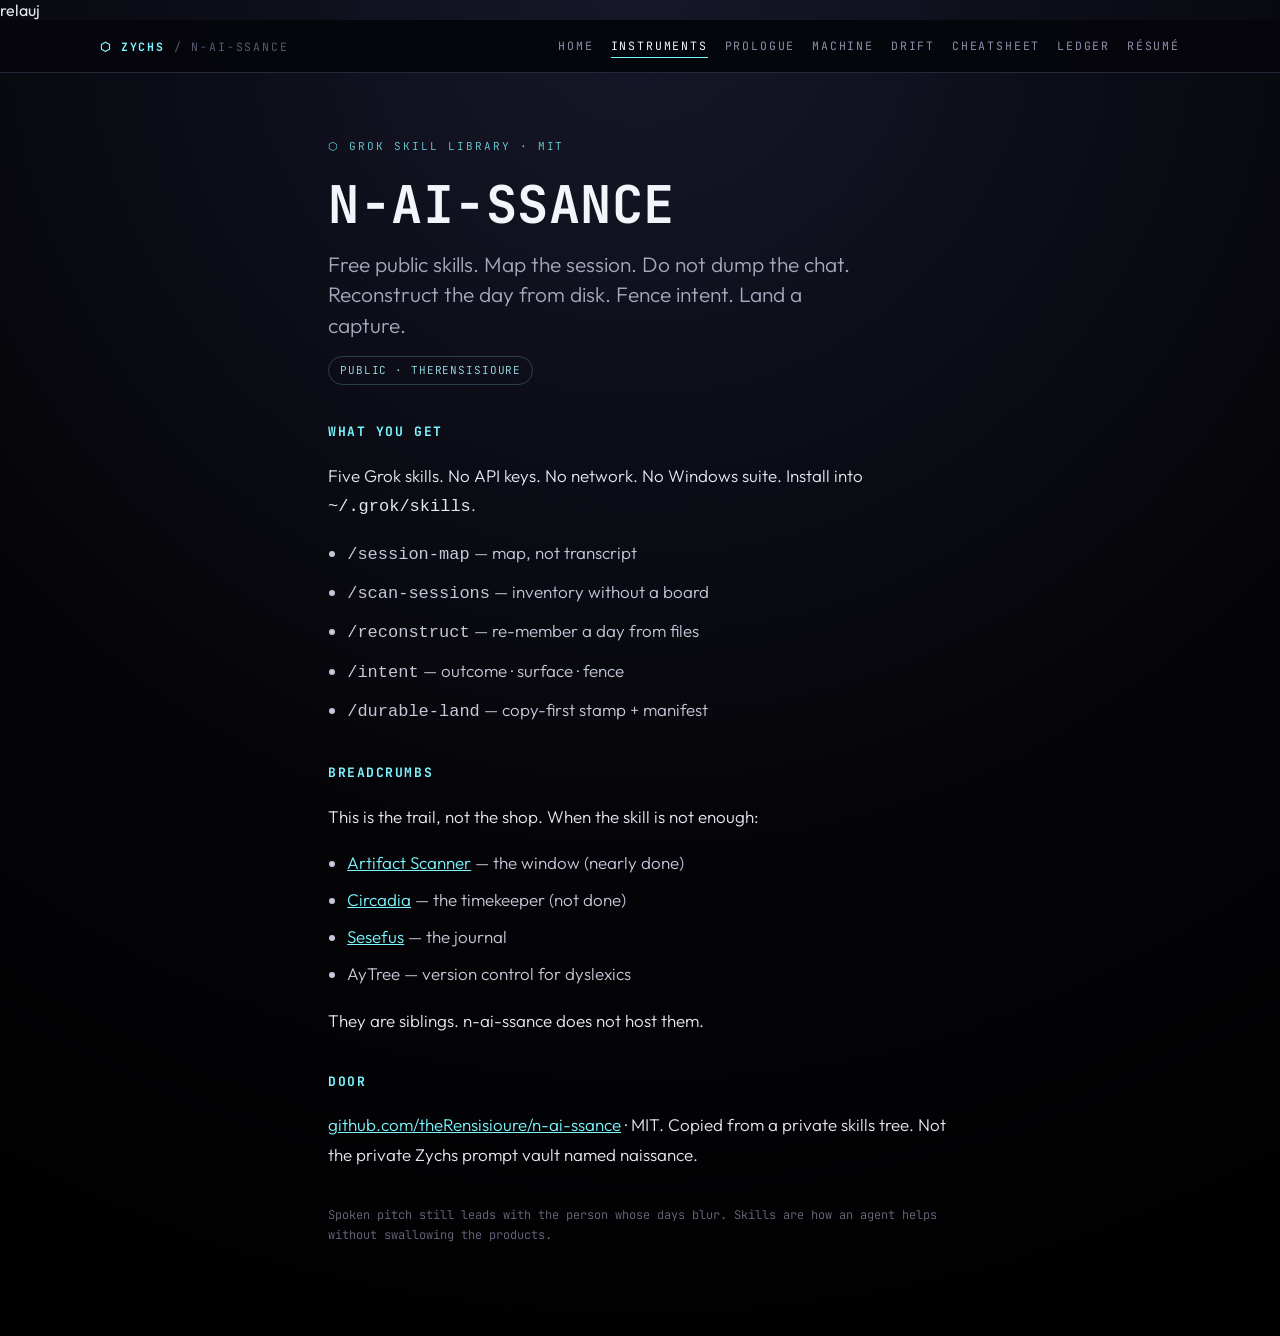
<file: pages/n-ai-ssance.html>
relauj<!DOCTYPE html>
<html lang="en">
<head>
<meta charset="utf-8">
<meta name="viewport" content="width=device-width, initial-scale=1">
<title>n-ai-ssance — public Grok skill library</title>
<link rel="stylesheet" href="https://fonts.googleapis.com/css2?family=JetBrains+Mono:wght@400;600;700&family=Outfit:wght@300;400;600;700&display=swap">
<style>
:root { --accent:#7cf7ff; --border:#272739; }
body { margin:0; background: radial-gradient(circle at top, #17172a 0%, #050509 55%, #000 100%); color:#e7e7f2; font-family:'Outfit',system-ui,sans-serif; }
.site-header { position:sticky; top:0; z-index:50; background:rgba(6,6,12,0.96); border-bottom:1px solid var(--border); backdrop-filter:blur(10px); }
.site-header .wrap { max-width:1120px; margin:0 auto; padding:0 1.25rem; display:flex; align-items:center; justify-content:space-between; height:52px; font-family:'JetBrains Mono',monospace; font-size:0.72rem; text-transform:uppercase; letter-spacing:0.16em; }
.brand { color:var(--accent); font-weight:700; }
.nav a { color:#8e8eaa; margin-left:1.1rem; text-decoration:none; }
.nav a:hover { color:#7cf7ff; }
main { box-sizing:border-box; max-width:46rem; margin:0 auto; padding:64px clamp(24px,5vw,56px) 96px; font-weight:300; font-size:17px; line-height:1.72; }
h1 { font-family:'JetBrains Mono',monospace; font-weight:700; font-size:clamp(34px,6vw,52px); line-height:1.02; letter-spacing:0.01em; text-transform:uppercase; margin:22px 0 0; color:#f4f4fb; }
.kicker { font-family:'JetBrains Mono',monospace; font-size:11px; letter-spacing:0.18em; text-transform:uppercase; color:rgba(124,247,255,0.85); }
.lead { margin:18px 0 0; font-size:clamp(17px,2.4vw,21px); line-height:1.45; color:#a7a7bd; max-width:34rem; }
.pill { display:inline-block; margin-top:16px; padding:4px 11px; border-radius:999px; border:1px solid rgba(124,247,255,0.22); color:#9fe9f1; font-family:'JetBrains Mono',monospace; font-size:11px; letter-spacing:0.08em; text-transform:uppercase; }
h2 { font-family:'JetBrains Mono',monospace; font-size:13px; letter-spacing:0.12em; text-transform:uppercase; color:#7cf7ff; margin:36px 0 10px; }
ul { margin:0; padding-left:1.2rem; color:#c7c7da; }
li { margin:8px 0 0; }
a { color:#7cf7ff; }
.note { margin:36px 0 0; font-family:'JetBrains Mono',monospace; font-size:12px; color:#6c6c83; }
</style>
<link rel="stylesheet" href="../assets/site-nav.css">
</head>
<body>
<header class="site-header">
  <div class="wrap">
    <a class="brand" href="../index.html">⬡ Zychs <span class="dim">/ n-ai-ssance</span></a>
    <nav class="nav" aria-label="Site">
      <a href="../index.html">Home</a>
      <a href="instruments.html" aria-current="page">Instruments</a>
      <a href="prologue.html">Prologue</a>
      <a href="machine.html">Machine</a>
      <a href="drift.html">Drift</a>
      <a href="cheatsheet.html">Cheatsheet</a>
      <a href="ledger-2026-07-04.html">Ledger</a>
      <a href="resume.html">Résumé</a>
    </nav>
  </div>
</header>
<main>
  <div class="kicker">⬡ Grok skill library · MIT</div>
  <h1>n-ai-ssance</h1>
  <p class="lead">Free public skills. Map the session. Do not dump the chat. Reconstruct the day from disk. Fence intent. Land a capture.</p>
  <span class="pill">public · theRensisioure</span>

  <h2>What you get</h2>
  <p>Five Grok skills. No API keys. No network. No Windows suite. Install into <code>~/.grok/skills</code>.</p>
  <ul>
    <li><code>/session-map</code> — map, not transcript</li>
    <li><code>/scan-sessions</code> — inventory without a board</li>
    <li><code>/reconstruct</code> — re-member a day from files</li>
    <li><code>/intent</code> — outcome · surface · fence</li>
    <li><code>/durable-land</code> — copy-first stamp + manifest</li>
  </ul>

  <h2>Breadcrumbs</h2>
  <p>This is the trail, not the shop. When the skill is not enough:</p>
  <ul>
    <li><a href="artifact-scanner.html">Artifact Scanner</a> — the window (nearly done)</li>
    <li><a href="circadia.html">Circadia</a> — the timekeeper (not done)</li>
    <li><a href="prologue.html">Sesefus</a> — the journal</li>
    <li>AyTree — version control for dyslexics</li>
  </ul>
  <p>They are siblings. n-ai-ssance does not host them.</p>

  <h2>Door</h2>
  <p><a href="https://github.com/theRensisioure/n-ai-ssance">github.com/theRensisioure/n-ai-ssance</a> · MIT. Copied from a private skills tree. Not the private Zychs prompt vault named naissance.</p>
  <p class="note">Spoken pitch still leads with the person whose days blur. Skills are how an agent helps without swallowing the products.</p>
</main>
</body>
</html>
</file>
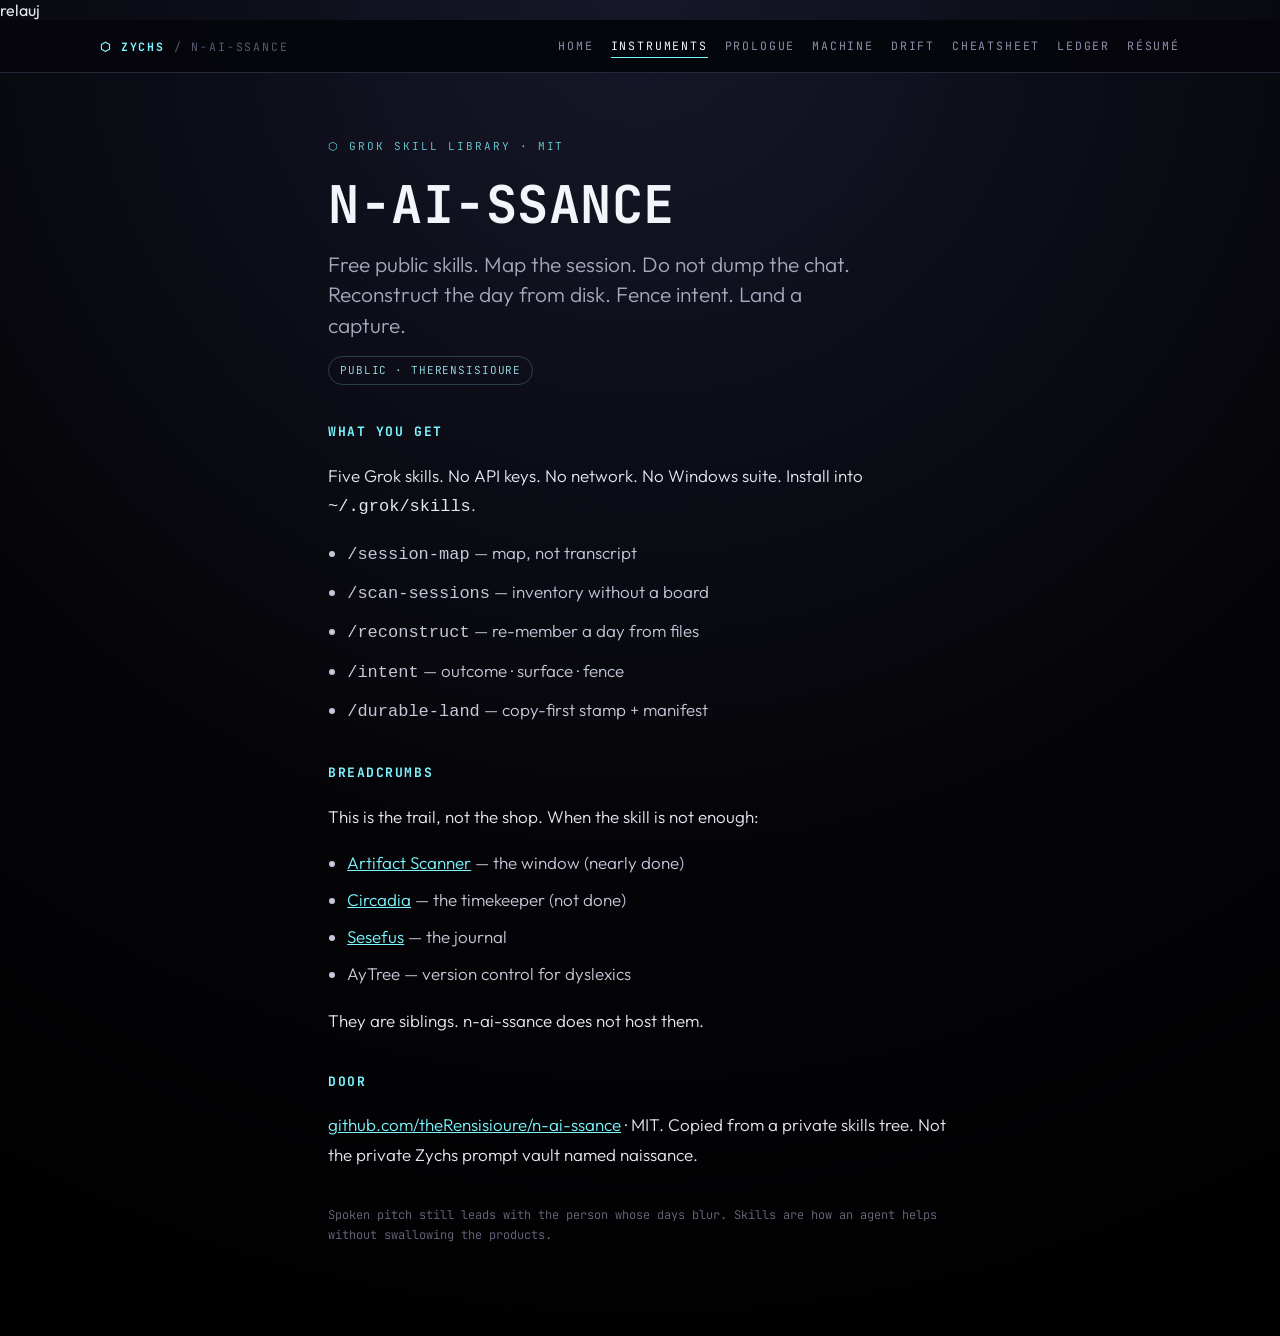
<file: pages/naissance.html>
<!DOCTYPE html>
<html lang="en">
<head>
<meta charset="utf-8">
<meta http-equiv="refresh" content="0; url=n-ai-ssance.html">
<title>moved — n-ai-ssance</title>
</head>
<body>
<p>This page moved to <a href="n-ai-ssance.html">n-ai-ssance</a>.</p>
</body>
</html>
</file>
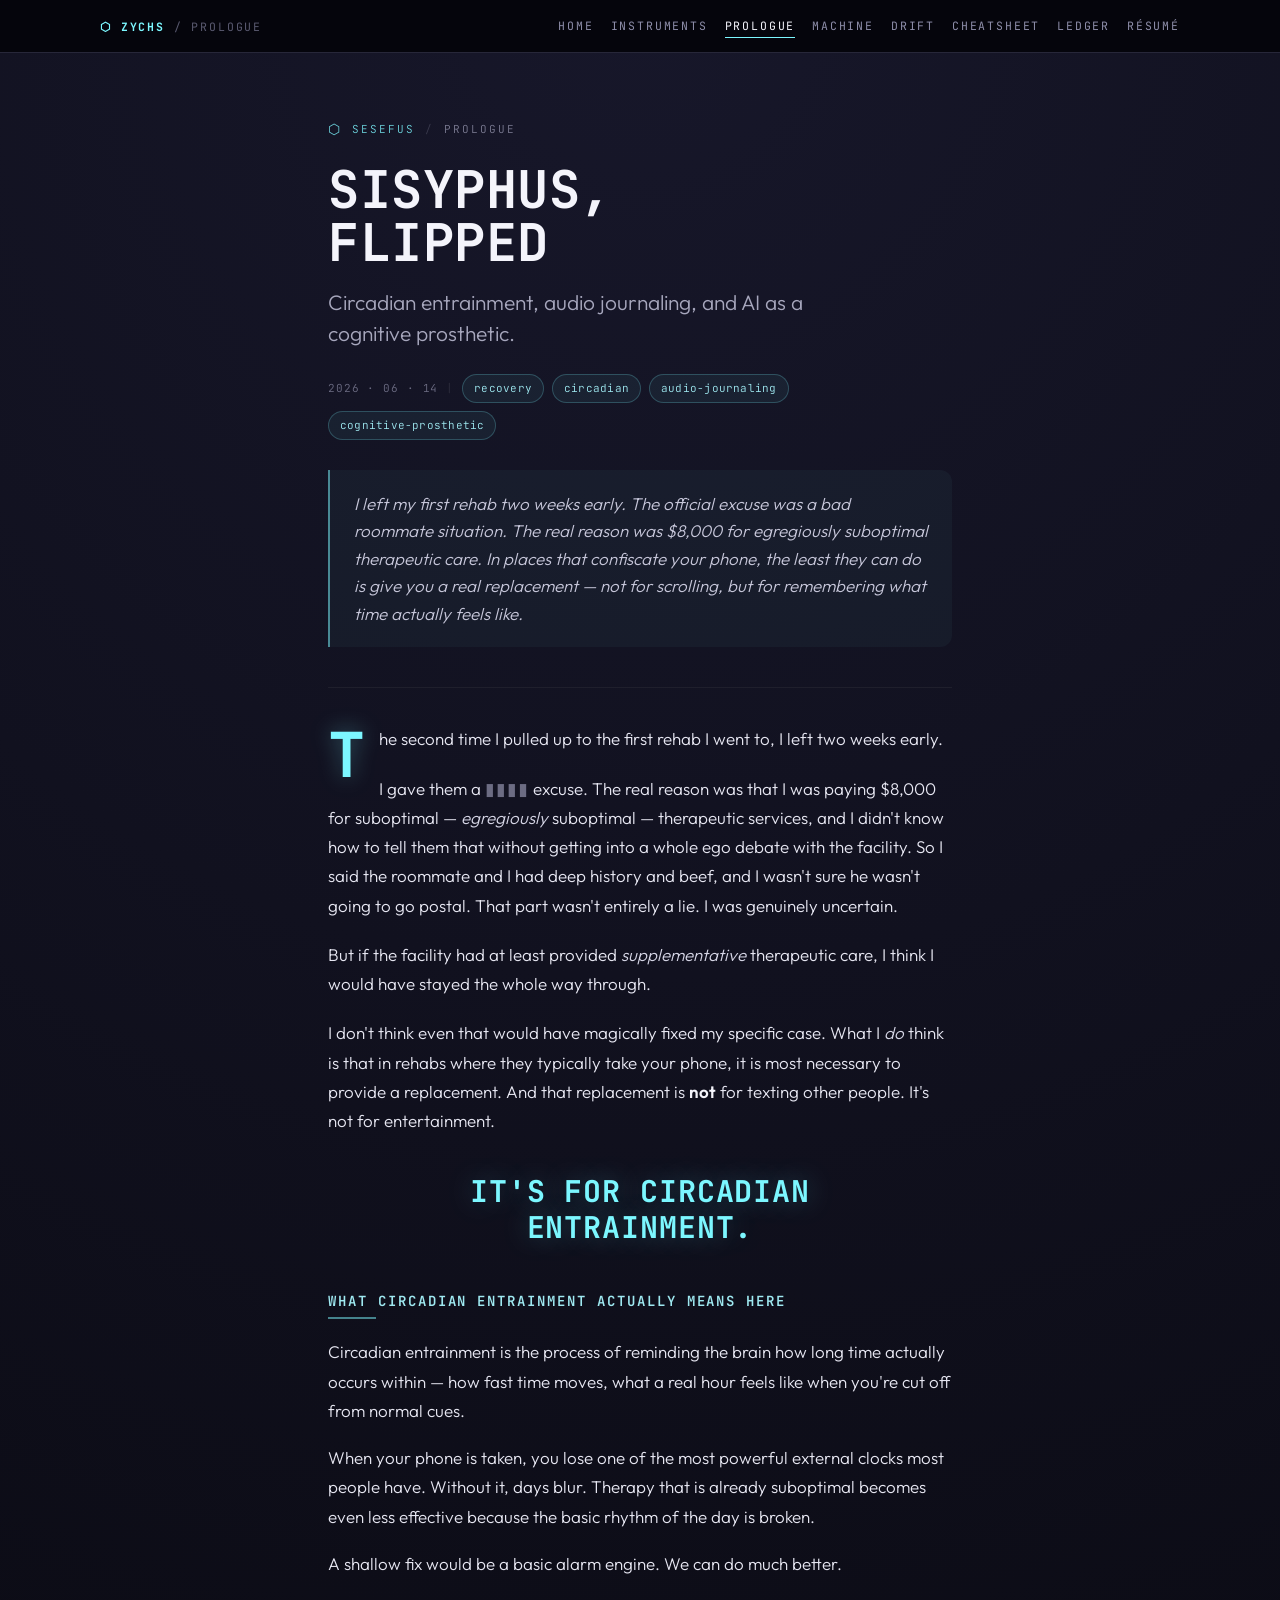
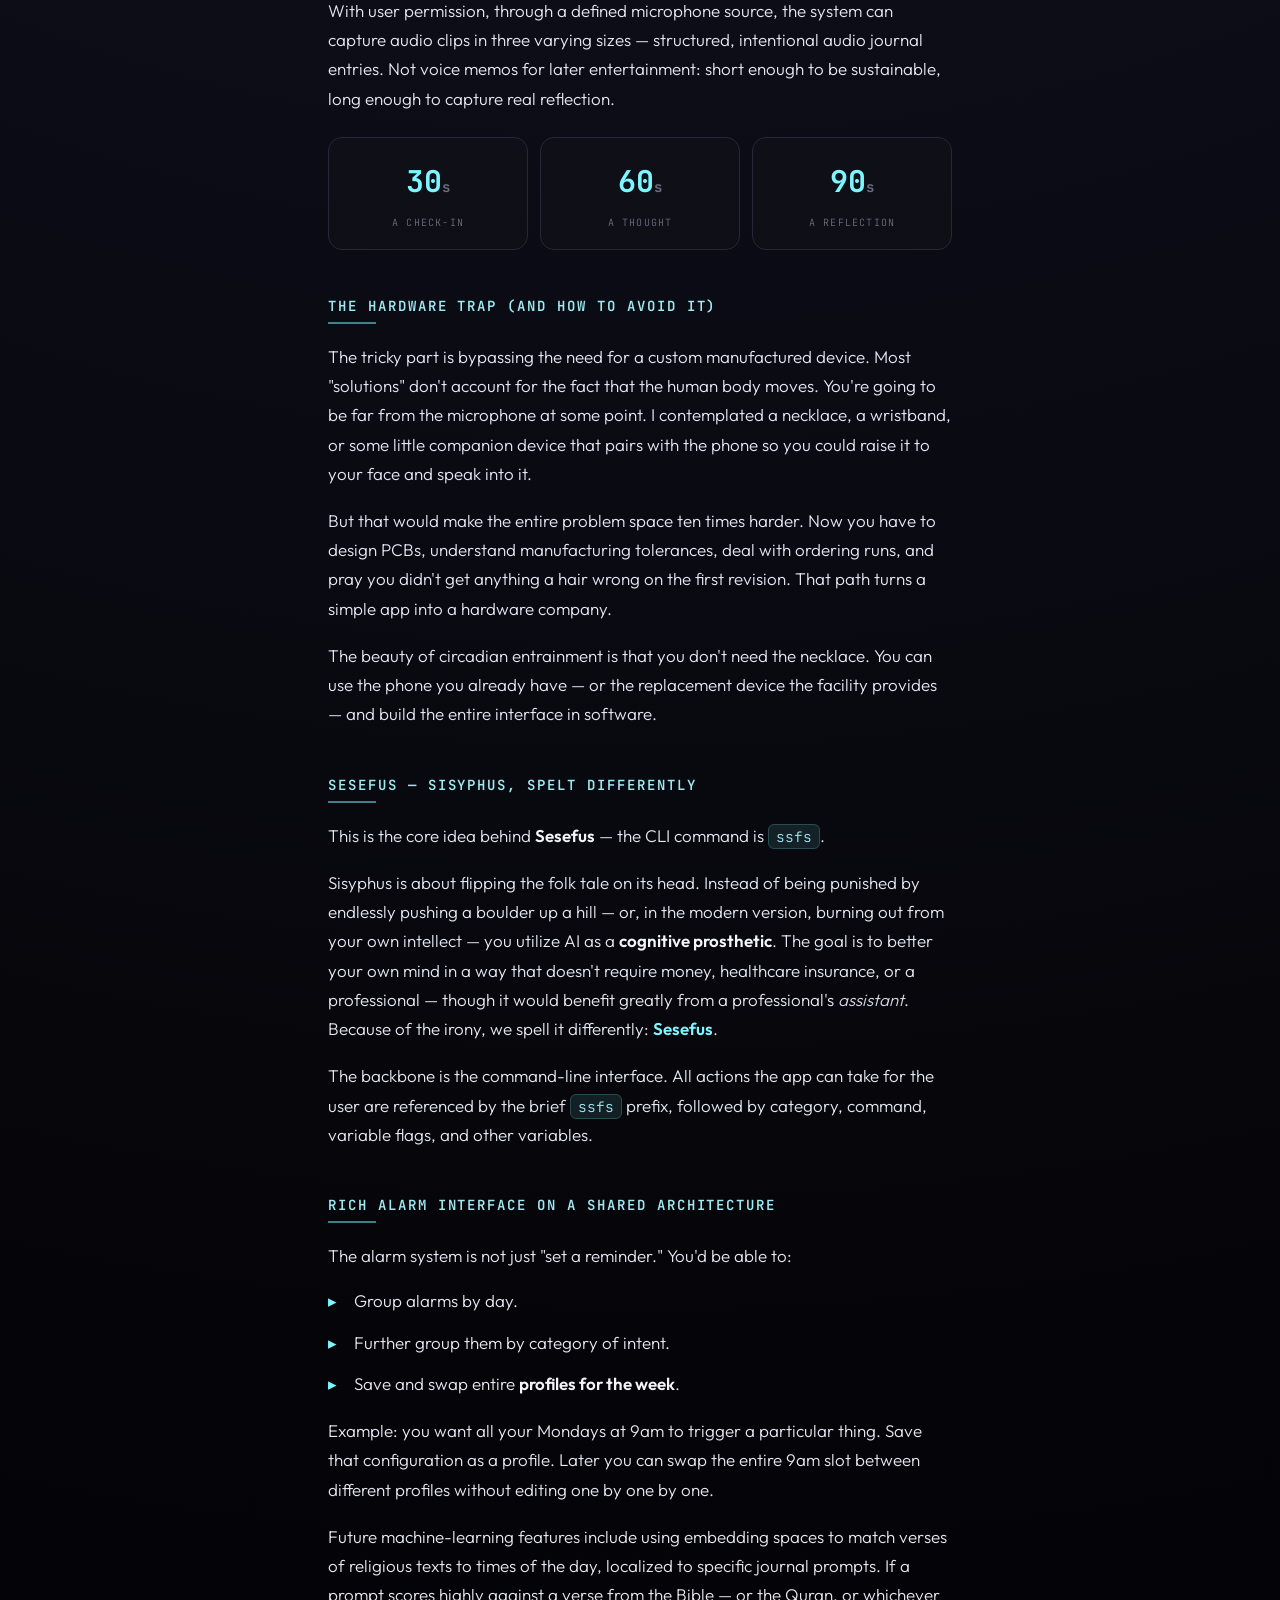
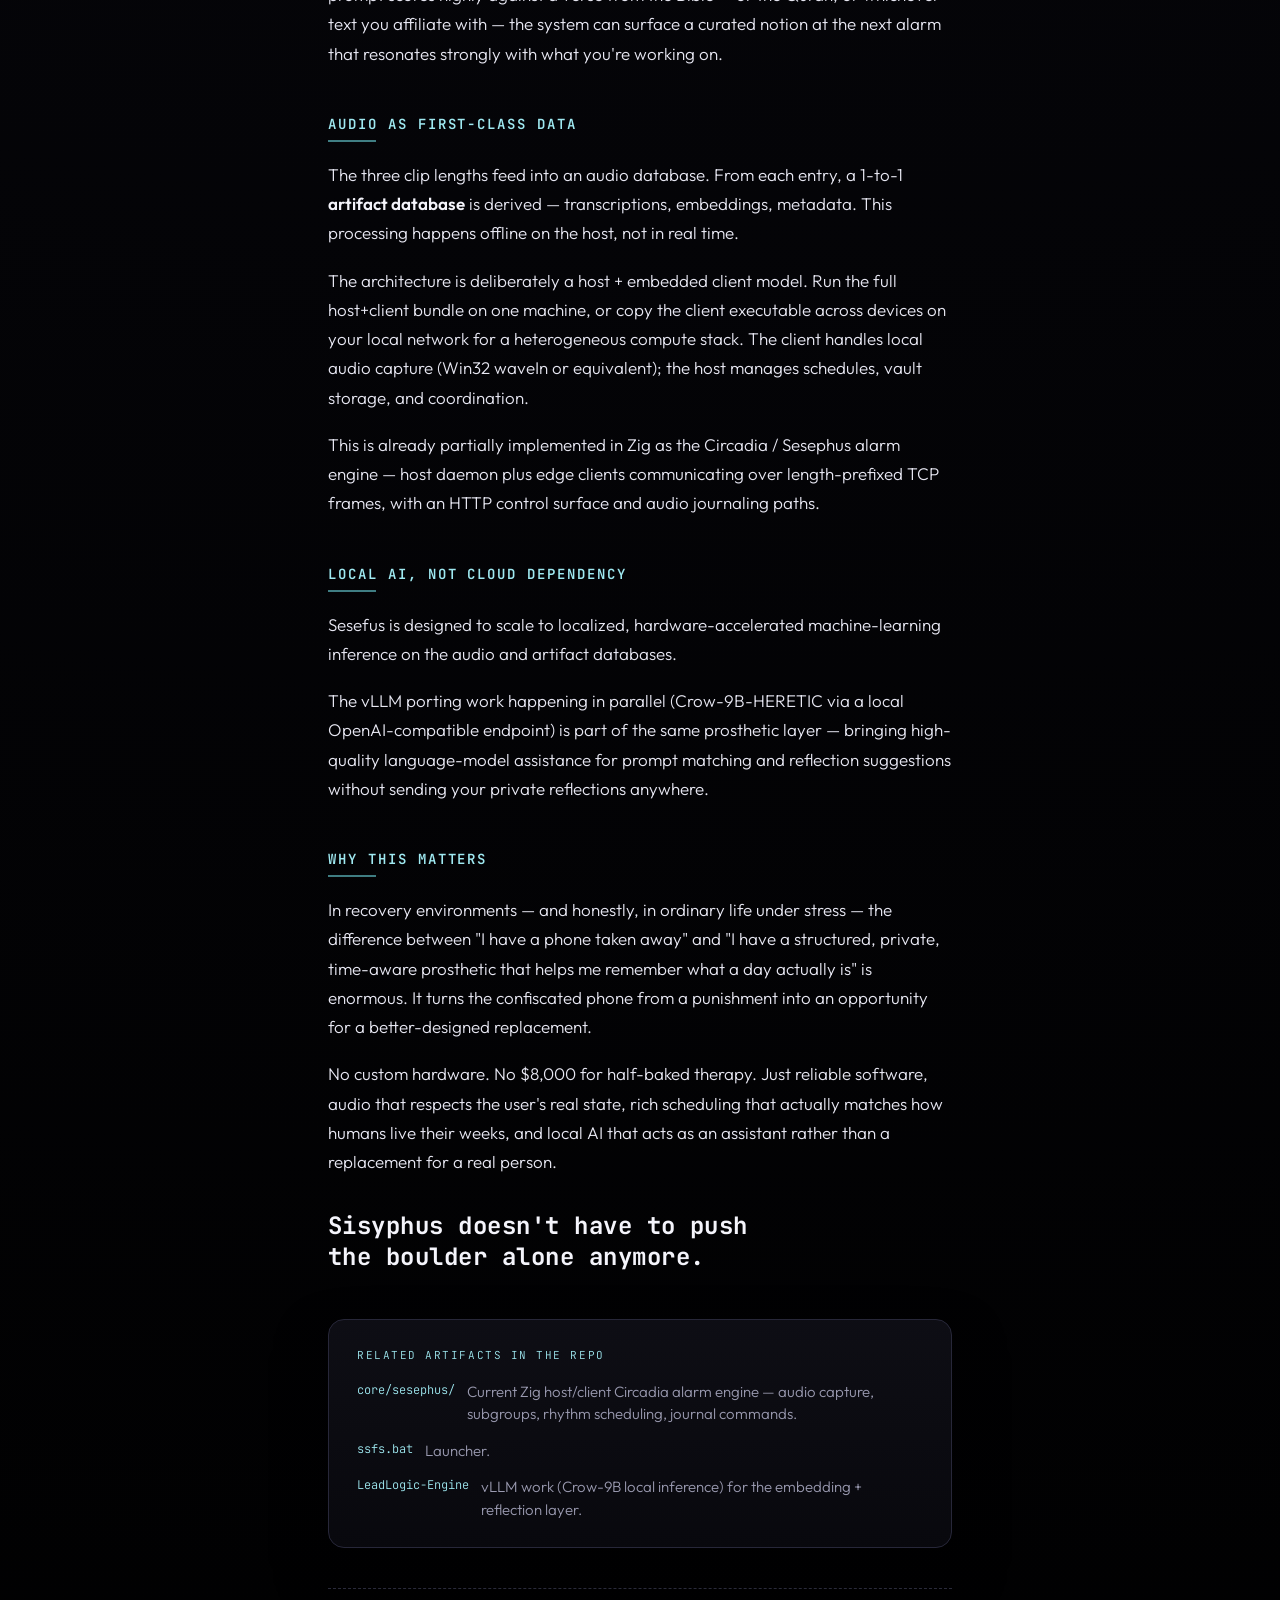
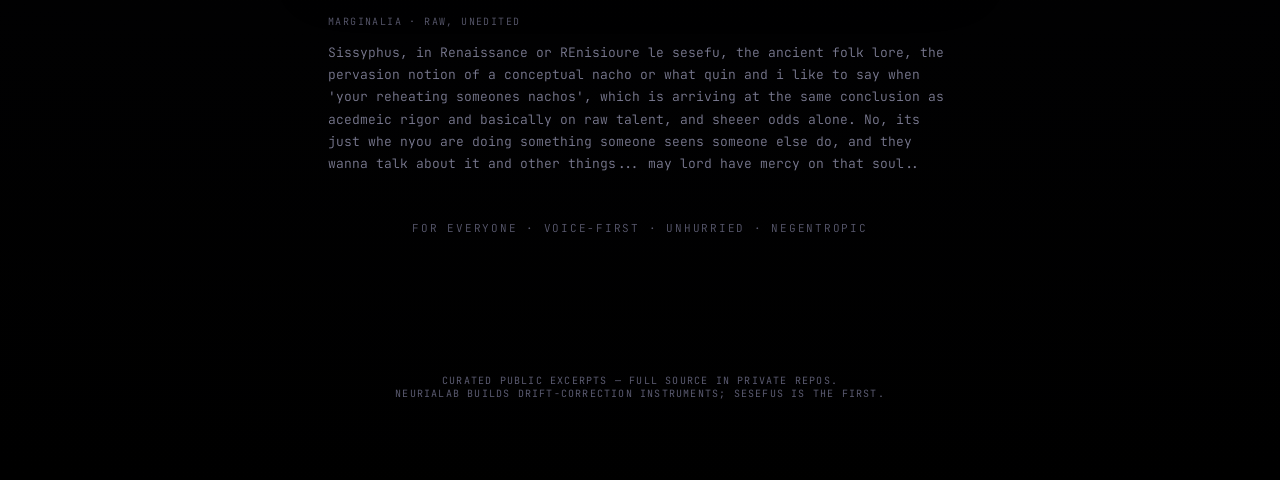
<file: pages/prologue.html>
<!DOCTYPE html>
<html lang="en">
<head>
<meta charset="utf-8">
<meta name="viewport" content="width=device-width, initial-scale=1">
<title>Sisyphus, Flipped — Sesefus Prologue</title>
<link rel="stylesheet" href="https://fonts.googleapis.com/css2?family=JetBrains+Mono:wght@400;600;700&family=Outfit:wght@300;400;600;700&display=swap">
<style>
/* Neurialab v3.5.4 site chrome */
:root { --accent:#7cf7ff; --border:#272739; }
body { margin:0; background: radial-gradient(circle at top, #17172a 0%, #050509 55%, #000 100%); color:#e7e7f2; font-family:'Outfit',system-ui,sans-serif; }
.site-header { position:sticky; top:0; z-index:50; background:rgba(6,6,12,0.96); border-bottom:1px solid var(--border); backdrop-filter:blur(10px); }
.site-header .wrap { max-width:1120px; margin:0 auto; padding:0 1.25rem; display:flex; align-items:center; justify-content:space-between; height:52px; font-family:'JetBrains Mono',monospace; font-size:0.72rem; text-transform:uppercase; letter-spacing:0.16em; }
.brand { color:var(--accent); font-weight:700; }
.nav a { color:#8e8eaa; margin-left:1.1rem; text-decoration:none; }
.nav a:hover { color:#7cf7ff; }
</style>
<link rel="stylesheet" href="../assets/site-nav.css">
</head>
<body>
<header class="site-header">
  <div class="wrap">
    <a class="brand" href="../index.html">⬡ Zychs <span class="dim">/ prologue</span></a>
    <nav class="nav" aria-label="Site">
      <a href="../index.html">Home</a>
      <a href="instruments.html">Instruments</a>
      <a href="prologue.html" aria-current="page">Prologue</a>
      <a href="machine.html">Machine</a>
      <a href="drift.html">Drift</a>
      <a href="cheatsheet.html">Cheatsheet</a>
      <a href="ledger-2026-07-04.html">Ledger</a>
      <a href="resume.html">Résumé</a>
    </nav>
  </div>
</header>
<main class="doc" style="box-sizing:border-box; max-width:46rem; margin:0 auto; padding:64px clamp(24px,5vw,56px) 96px; color:#e7e7f2; font-family:'Outfit',system-ui,sans-serif; font-weight:300; font-size:17px; line-height:1.72;">
  <table class="doc-frame" role="presentation" style="width:100%; border-collapse:collapse;">
    <thead><tr><td class="hdr-space" style="display:none; padding:0;"></td></tr></thead>
    <tbody><tr><td style="padding:0;">

      <!-- Masthead -->
      <div style="display:flex; align-items:center; gap:10px; font-family:'JetBrains Mono',monospace; font-size:11px; letter-spacing:0.18em; text-transform:uppercase; color:rgba(124,247,255,0.85);">
        <span style="font-size:14px;">⬡</span>
        <span>Sesefus</span>
        <span style="color:#3a3a4d;">/</span>
        <span style="color:#7b7b92;">Prologue</span>
      </div>

      <h1 style="font-family:'JetBrains Mono',monospace; font-weight:700; font-size:clamp(34px,6vw,52px); line-height:1.02; letter-spacing:0.01em; text-transform:uppercase; margin:22px 0 0; color:#f4f4fb;">Sisyphus,<br>Flipped</h1>

      <p style="margin:18px 0 0; font-family:'Outfit',sans-serif; font-weight:300; font-size:clamp(17px,2.4vw,21px); line-height:1.45; color:#a7a7bd; max-width:34rem;">Circadian entrainment, audio journaling, and AI as a cognitive prosthetic.</p>

      <!-- Meta row -->
      <div class="keep" style="display:flex; flex-wrap:wrap; align-items:center; gap:8px; margin:26px 0 0; font-family:'JetBrains Mono',monospace; font-size:11px; letter-spacing:0.08em; text-transform:uppercase;">
        <span style="color:#6c6c83;">2026 · 06 · 14</span>
        <span style="color:#2e2e3e;">|</span>
        <span style="padding:4px 11px; border-radius:999px; border:1px solid rgba(124,247,255,0.22); background:rgba(124,247,255,0.06); color:#9fe9f1; text-transform:lowercase; letter-spacing:0.02em;">recovery</span>
        <span style="padding:4px 11px; border-radius:999px; border:1px solid rgba(124,247,255,0.22); background:rgba(124,247,255,0.06); color:#9fe9f1; text-transform:lowercase; letter-spacing:0.02em;">circadian</span>
        <span style="padding:4px 11px; border-radius:999px; border:1px solid rgba(124,247,255,0.22); background:rgba(124,247,255,0.06); color:#9fe9f1; text-transform:lowercase; letter-spacing:0.02em;">audio-journaling</span>
        <span style="padding:4px 11px; border-radius:999px; border:1px solid rgba(124,247,255,0.22); background:rgba(124,247,255,0.06); color:#9fe9f1; text-transform:lowercase; letter-spacing:0.02em;">cognitive-prosthetic</span>
      </div>

      <!-- Excerpt / standfirst -->
      <p class="keep" style="margin:30px 0 0; padding:20px 24px; border-left:2px solid rgba(124,247,255,0.5); background:rgba(124,247,255,0.04); border-radius:0 12px 12px 0; font-size:17px; line-height:1.62; color:#c7c7da; font-style:italic;">I left my first rehab two weeks early. The official excuse was a bad roommate situation. The real reason was $8,000 for egregiously suboptimal therapeutic care. In places that confiscate your phone, the least they can do is give you a real replacement — not for scrolling, but for remembering what time actually feels like.</p>

      <hr style="border:none; border-top:1px solid #1f1f2c; margin:40px 0 36px;">

      <!-- Body: opening with drop cap -->
      <p style="margin:0; text-wrap:pretty;"><span style="float:left; font-family:'JetBrains Mono',monospace; font-weight:700; font-size:62px; line-height:0.82; padding:6px 14px 0 0; color:#7cf7ff; text-shadow:0 0 22px rgba(124,247,255,0.35);">T</span>he second time I pulled up to the first rehab I went to, I left two weeks early.</p>

      <p style="margin:20px 0 0; text-wrap:pretty;">I gave them a <span style="color:#6c6c83; letter-spacing:0.1em;">▮▮▮▮</span> excuse. The real reason was that I was paying $8,000 for suboptimal — <em style="color:#d6d6e6;">egregiously</em> suboptimal — therapeutic services, and I didn't know how to tell them that without getting into a whole ego debate with the facility. So I said the roommate and I had deep history and beef, and I wasn't sure he wasn't going to go postal. That part wasn't entirely a lie. I was genuinely uncertain.</p>

      <p style="margin:20px 0 0; text-wrap:pretty;">But if the facility had at least provided <em style="color:#d6d6e6;">supplementative</em> therapeutic care, I think I would have stayed the whole way through.</p>

      <p style="margin:20px 0 0; text-wrap:pretty;">I don't think even that would have magically fixed my specific case. What I <em style="color:#d6d6e6;">do</em> think is that in rehabs where they typically take your phone, it is most necessary to provide a replacement. And that replacement is <strong style="font-weight:600; color:#f4f4fb;">not</strong> for texting other people. It's not for entertainment.</p>

      <!-- Pull quote -->
      <p class="keep" style="margin:38px 0; text-align:center; font-family:'JetBrains Mono',monospace; font-weight:700; font-size:clamp(22px,4vw,30px); letter-spacing:0.03em; text-transform:uppercase; color:#7cf7ff; text-shadow:0 0 28px rgba(124,247,255,0.3); line-height:1.2;">It's for circadian<br>entrainment.</p>

      <!-- Section -->
      <h2 style="font-family:'JetBrains Mono',monospace; font-weight:600; font-size:14px; letter-spacing:0.14em; text-transform:uppercase; color:#9fe9f1; margin:44px 0 4px;">What Circadian Entrainment Actually Means Here</h2>
      <div style="height:2px; width:48px; background:rgba(124,247,255,0.5); margin:0 0 18px;"></div>

      <p style="margin:0; text-wrap:pretty;">Circadian entrainment is the process of reminding the brain how long time actually occurs within — how fast time moves, what a real hour feels like when you're cut off from normal cues.</p>
      <p style="margin:18px 0 0; text-wrap:pretty;">When your phone is taken, you lose one of the most powerful external clocks most people have. Without it, days blur. Therapy that is already suboptimal becomes even less effective because the basic rhythm of the day is broken.</p>
      <p style="margin:18px 0 0; text-wrap:pretty;">A shallow fix would be a basic alarm engine. We can do much better.</p>
      <p style="margin:18px 0 0; text-wrap:pretty;">With user permission, through a defined microphone source, the system can capture audio clips in three varying sizes — structured, intentional audio journal entries. Not voice memos for later entertainment: short enough to be sustainable, long enough to capture real reflection.</p>

      <!-- Clip lengths -->
      <div class="keep" style="display:flex; gap:12px; margin:24px 0 0; flex-wrap:wrap;">
        <div style="flex:1 1 120px; min-width:110px; padding:18px 16px; border:1px solid #272739; border-radius:14px; background:rgba(16,16,24,0.7); text-align:center;">
          <div style="font-family:'JetBrains Mono',monospace; font-weight:700; font-size:30px; color:#7cf7ff;">30<span style="font-size:14px; color:#6c6c83;">s</span></div>
          <div style="font-family:'JetBrains Mono',monospace; font-size:10px; letter-spacing:0.12em; text-transform:uppercase; color:#6c6c83; margin-top:6px;">a check-in</div>
        </div>
        <div style="flex:1 1 120px; min-width:110px; padding:18px 16px; border:1px solid #272739; border-radius:14px; background:rgba(16,16,24,0.7); text-align:center;">
          <div style="font-family:'JetBrains Mono',monospace; font-weight:700; font-size:30px; color:#7cf7ff;">60<span style="font-size:14px; color:#6c6c83;">s</span></div>
          <div style="font-family:'JetBrains Mono',monospace; font-size:10px; letter-spacing:0.12em; text-transform:uppercase; color:#6c6c83; margin-top:6px;">a thought</div>
        </div>
        <div style="flex:1 1 120px; min-width:110px; padding:18px 16px; border:1px solid #272739; border-radius:14px; background:rgba(16,16,24,0.7); text-align:center;">
          <div style="font-family:'JetBrains Mono',monospace; font-weight:700; font-size:30px; color:#7cf7ff;">90<span style="font-size:14px; color:#6c6c83;">s</span></div>
          <div style="font-family:'JetBrains Mono',monospace; font-size:10px; letter-spacing:0.12em; text-transform:uppercase; color:#6c6c83; margin-top:6px;">a reflection</div>
        </div>
      </div>

      <!-- Section -->
      <h2 style="font-family:'JetBrains Mono',monospace; font-weight:600; font-size:14px; letter-spacing:0.14em; text-transform:uppercase; color:#9fe9f1; margin:44px 0 4px;">The Hardware Trap (And How to Avoid It)</h2>
      <div style="height:2px; width:48px; background:rgba(124,247,255,0.5); margin:0 0 18px;"></div>

      <p style="margin:0; text-wrap:pretty;">The tricky part is bypassing the need for a custom manufactured device. Most "solutions" don't account for the fact that the human body moves. You're going to be far from the microphone at some point. I contemplated a necklace, a wristband, or some little companion device that pairs with the phone so you could raise it to your face and speak into it.</p>
      <p style="margin:18px 0 0; text-wrap:pretty;">But that would make the entire problem space ten times harder. Now you have to design PCBs, understand manufacturing tolerances, deal with ordering runs, and pray you didn't get anything a hair wrong on the first revision. That path turns a simple app into a hardware company.</p>
      <p style="margin:18px 0 0; text-wrap:pretty;">The beauty of circadian entrainment is that you don't need the necklace. You can use the phone you already have — or the replacement device the facility provides — and build the entire interface in software.</p>

      <!-- Section -->
      <h2 style="font-family:'JetBrains Mono',monospace; font-weight:600; font-size:14px; letter-spacing:0.14em; text-transform:uppercase; color:#9fe9f1; margin:44px 0 4px;">Sesefus — Sisyphus, Spelt Differently</h2>
      <div style="height:2px; width:48px; background:rgba(124,247,255,0.5); margin:0 0 18px;"></div>

      <p style="margin:0; text-wrap:pretty;">This is the core idea behind <strong style="font-weight:600; color:#f4f4fb;">Sesefus</strong> — the CLI command is <code style="font-family:'JetBrains Mono',monospace; font-size:0.85em; padding:2px 7px; border-radius:6px; background:rgba(124,247,255,0.1); border:1px solid rgba(124,247,255,0.2); color:#9fe9f1;">ssfs</code>.</p>
      <p style="margin:18px 0 0; text-wrap:pretty;">Sisyphus is about flipping the folk tale on its head. Instead of being punished by endlessly pushing a boulder up a hill — or, in the modern version, burning out from your own intellect — you utilize AI as a <strong style="font-weight:600; color:#f4f4fb;">cognitive prosthetic</strong>. The goal is to better your own mind in a way that doesn't require money, healthcare insurance, or a professional — though it would benefit greatly from a professional's <em style="color:#d6d6e6;">assistant</em>. Because of the irony, we spell it differently: <strong style="font-weight:600; color:#7cf7ff;">Sesefus</strong>.</p>
      <p style="margin:18px 0 0; text-wrap:pretty;">The backbone is the command-line interface. All actions the app can take for the user are referenced by the brief <code style="font-family:'JetBrains Mono',monospace; font-size:0.85em; padding:2px 7px; border-radius:6px; background:rgba(124,247,255,0.1); border:1px solid rgba(124,247,255,0.2); color:#9fe9f1;">ssfs</code> prefix, followed by category, command, variable flags, and other variables.</p>

      <!-- Section -->
      <h2 style="font-family:'JetBrains Mono',monospace; font-weight:600; font-size:14px; letter-spacing:0.14em; text-transform:uppercase; color:#9fe9f1; margin:44px 0 4px;">Rich Alarm Interface on a Shared Architecture</h2>
      <div style="height:2px; width:48px; background:rgba(124,247,255,0.5); margin:0 0 18px;"></div>

      <p style="margin:0; text-wrap:pretty;">The alarm system is not just "set a reminder." You'd be able to:</p>
      <ul style="list-style:none; margin:16px 0 0; padding:0;">
        <li class="keep" style="position:relative; padding:0 0 0 26px; margin:0 0 12px;"><span style="position:absolute; left:0; color:#7cf7ff;">▸</span>Group alarms by day.</li>
        <li class="keep" style="position:relative; padding:0 0 0 26px; margin:0 0 12px;"><span style="position:absolute; left:0; color:#7cf7ff;">▸</span>Further group them by category of intent.</li>
        <li class="keep" style="position:relative; padding:0 0 0 26px; margin:0;"><span style="position:absolute; left:0; color:#7cf7ff;">▸</span>Save and swap entire <strong style="font-weight:600; color:#f4f4fb;">profiles for the week</strong>.</li>
      </ul>
      <p style="margin:18px 0 0; text-wrap:pretty;">Example: you want all your Mondays at 9am to trigger a particular thing. Save that configuration as a profile. Later you can swap the entire 9am slot between different profiles without editing one by one by one.</p>
      <p style="margin:18px 0 0; text-wrap:pretty;">Future machine-learning features include using embedding spaces to match verses of religious texts to times of the day, localized to specific journal prompts. If a prompt scores highly against a verse from the Bible — or the Quran, or whichever text you affiliate with — the system can surface a curated notion at the next alarm that resonates strongly with what you're working on.</p>

      <!-- Section -->
      <h2 style="font-family:'JetBrains Mono',monospace; font-weight:600; font-size:14px; letter-spacing:0.14em; text-transform:uppercase; color:#9fe9f1; margin:44px 0 4px;">Audio as First-Class Data</h2>
      <div style="height:2px; width:48px; background:rgba(124,247,255,0.5); margin:0 0 18px;"></div>

      <p style="margin:0; text-wrap:pretty;">The three clip lengths feed into an audio database. From each entry, a 1-to-1 <strong style="font-weight:600; color:#f4f4fb;">artifact database</strong> is derived — transcriptions, embeddings, metadata. This processing happens offline on the host, not in real time.</p>
      <p style="margin:18px 0 0; text-wrap:pretty;">The architecture is deliberately a host + embedded client model. Run the full host+client bundle on one machine, or copy the client executable across devices on your local network for a heterogeneous compute stack. The client handles local audio capture (Win32 waveIn or equivalent); the host manages schedules, vault storage, and coordination.</p>
      <p style="margin:18px 0 0; text-wrap:pretty;">This is already partially implemented in Zig as the Circadia / Sesephus alarm engine — host daemon plus edge clients communicating over length-prefixed TCP frames, with an HTTP control surface and audio journaling paths.</p>

      <!-- Section -->
      <h2 style="font-family:'JetBrains Mono',monospace; font-weight:600; font-size:14px; letter-spacing:0.14em; text-transform:uppercase; color:#9fe9f1; margin:44px 0 4px;">Local AI, Not Cloud Dependency</h2>
      <div style="height:2px; width:48px; background:rgba(124,247,255,0.5); margin:0 0 18px;"></div>

      <p style="margin:0; text-wrap:pretty;">Sesefus is designed to scale to localized, hardware-accelerated machine-learning inference on the audio and artifact databases.</p>
      <p style="margin:18px 0 0; text-wrap:pretty;">The vLLM porting work happening in parallel (Crow-9B-HERETIC via a local OpenAI-compatible endpoint) is part of the same prosthetic layer — bringing high-quality language-model assistance for prompt matching and reflection suggestions without sending your private reflections anywhere.</p>

      <!-- Section -->
      <h2 style="font-family:'JetBrains Mono',monospace; font-weight:600; font-size:14px; letter-spacing:0.14em; text-transform:uppercase; color:#9fe9f1; margin:44px 0 4px;">Why This Matters</h2>
      <div style="height:2px; width:48px; background:rgba(124,247,255,0.5); margin:0 0 18px;"></div>

      <p style="margin:0; text-wrap:pretty;">In recovery environments — and honestly, in ordinary life under stress — the difference between "I have a phone taken away" and "I have a structured, private, time-aware prosthetic that helps me remember what a day actually is" is enormous. It turns the confiscated phone from a punishment into an opportunity for a better-designed replacement.</p>
      <p style="margin:18px 0 0; text-wrap:pretty;">No custom hardware. No $8,000 for half-baked therapy. Just reliable software, audio that respects the user's real state, rich scheduling that actually matches how humans live their weeks, and local AI that acts as an assistant rather than a replacement for a real person.</p>

      <p class="keep" style="margin:34px 0 0; font-family:'JetBrains Mono',monospace; font-weight:700; font-size:clamp(18px,3vw,24px); letter-spacing:0.02em; color:#f4f4fb; line-height:1.3;">Sisyphus doesn't have to push<br>the boulder alone anymore.</p>

      <!-- Related artifacts panel -->
      <div class="keep" style="margin:46px 0 0; padding:26px 28px; border:1px solid #272739; border-radius:16px; background:linear-gradient(180deg, rgba(16,16,24,0.85), rgba(10,10,16,0.85)); box-shadow:0 26px 50px rgba(0,0,0,0.55);">
        <div style="font-family:'JetBrains Mono',monospace; font-size:11px; letter-spacing:0.14em; text-transform:uppercase; color:#9fe9f1; margin-bottom:16px;">Related artifacts in the repo</div>
        <div style="display:flex; flex-direction:column; gap:14px; font-size:15px; line-height:1.5;">
          <div style="display:flex; gap:12px;"><code style="flex:0 0 auto; font-family:'JetBrains Mono',monospace; font-size:12px; color:#9fe9f1;">core/sesephus/</code><span style="color:#9a9ab0;">Current Zig host/client Circadia alarm engine — audio capture, subgroups, rhythm scheduling, journal commands.</span></div>
          <div style="display:flex; gap:12px;"><code style="flex:0 0 auto; font-family:'JetBrains Mono',monospace; font-size:12px; color:#9fe9f1;">ssfs.bat</code><span style="color:#9a9ab0;">Launcher.</span></div>
          <div style="display:flex; gap:12px;"><code style="flex:0 0 auto; font-family:'JetBrains Mono',monospace; font-size:12px; color:#9fe9f1;">LeadLogic-Engine</code><span style="color:#9a9ab0;">vLLM work (Crow-9B local inference) for the embedding + reflection layer.</span></div>
        </div>
      </div>

      <!-- Marginalia / raw fragment -->
      <div class="keep" style="margin:40px 0 0; padding-top:24px; border-top:1px dashed #2a2a3a;">
        <div style="font-family:'JetBrains Mono',monospace; font-size:10px; letter-spacing:0.14em; text-transform:uppercase; color:#5a5a70; margin-bottom:12px;">Marginalia · raw, unedited</div>
        <p style="margin:0; font-family:'JetBrains Mono',monospace; font-size:13px; line-height:1.7; color:#7b7b92; font-style:normal;">Sissyphus, in Renaissance or REnisioure le sesefu, the ancient folk lore, the pervasion notion of a conceptual nacho or what quin and i like to say when 'your reheating someones nachos', which is arriving at the same conclusion as acedmeic rigor and basically on raw talent, and sheeer odds alone. No, its just whe nyou are doing something someone seens someone else do, and they wanna talk about it and other things... may lord have mercy on that soul..</p>
      </div>

      <!-- Footer mantra -->
      <div style="margin:44px 0 0; text-align:center; font-family:'JetBrains Mono',monospace; font-size:11px; letter-spacing:0.16em; text-transform:uppercase; color:#5a5a70;">For Everyone · Voice-First · Unhurried · Negentropic</div>

    </td></tr></tbody>
    <tfoot><tr><td class="ftr-space" style="display:none; padding:0;"></td></tr></tfoot>
  </table>
</main>
<footer style="max-width:46rem;margin:40px auto 80px;padding:0 1.25rem;font-family:'JetBrains Mono',monospace;font-size:10px;letter-spacing:.12em;text-transform:uppercase;color:#5a5a70;text-align:center;">
Curated public excerpts — full source in private repos.<br>
Neurialab builds drift-correction instruments; Sesefus is the first.
</footer>
</body>
</html>
</file>
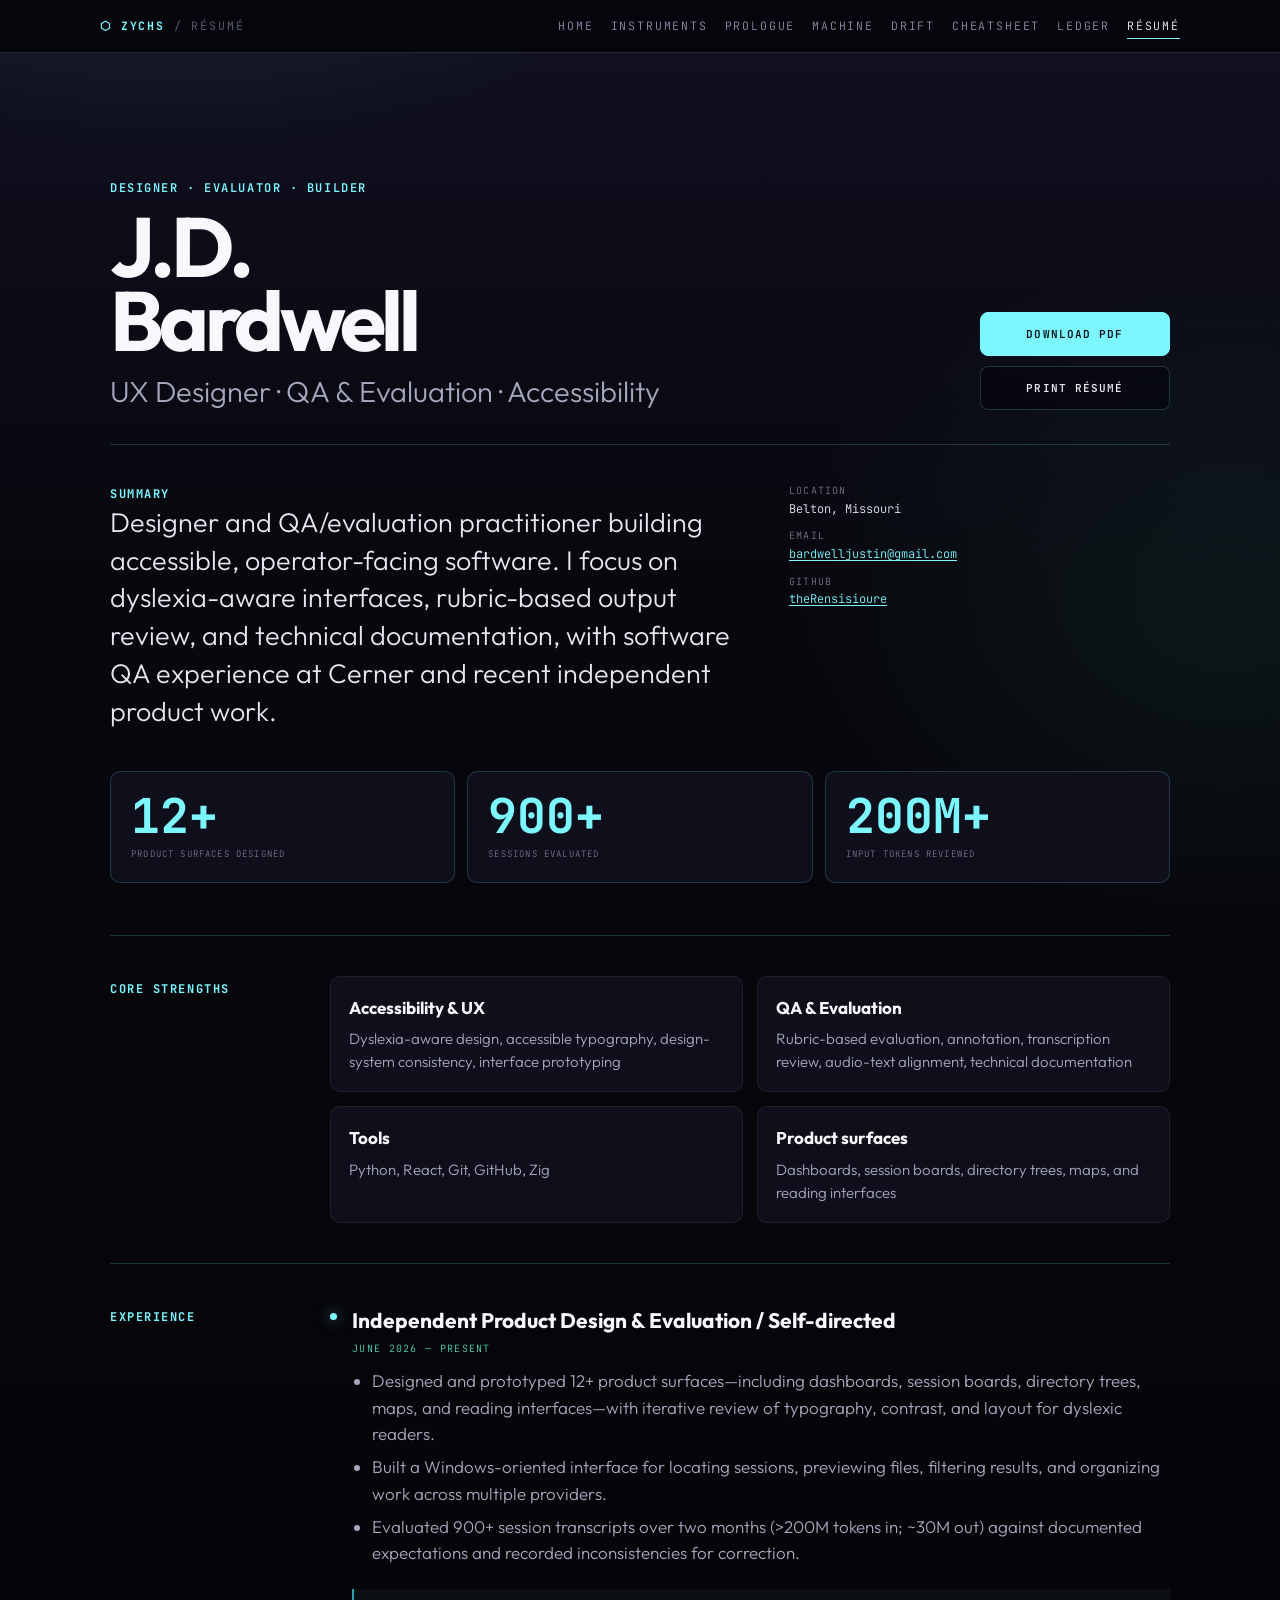
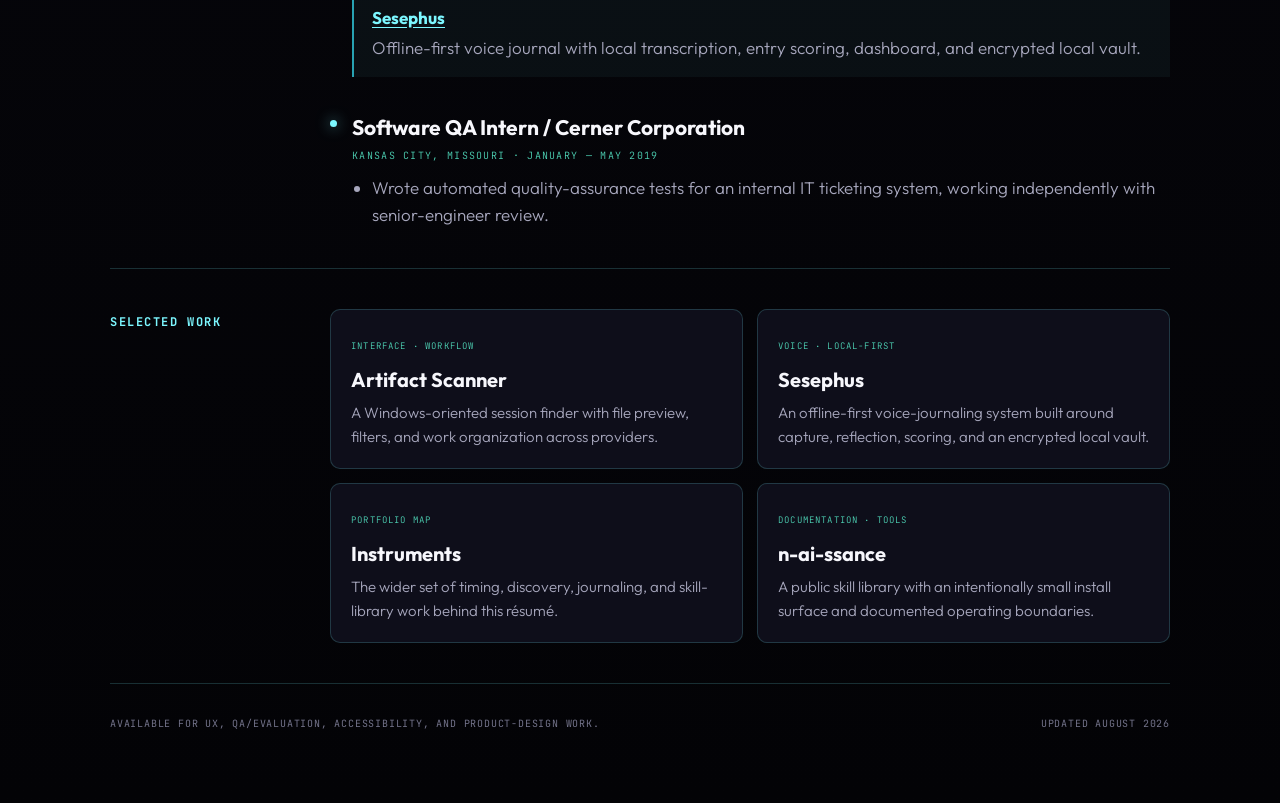
<file: pages/resume.html>
<!DOCTYPE html>
<html lang="en">
<head>
<meta charset="utf-8">
<meta name="viewport" content="width=device-width, initial-scale=1">
<meta name="description" content="J.D. Bardwell — UX design, QA and evaluation, accessibility, and operator-facing software.">
<title>J.D. Bardwell — UX · QA · Accessibility</title>
<link rel="stylesheet" href="https://fonts.googleapis.com/css2?family=JetBrains+Mono:wght@400;600;700&family=Outfit:wght@300;400;600;700;800&display=swap">
<style>
:root {
  --paper: #07070d;
  --surface: rgba(18, 18, 31, 0.82);
  --surface-strong: #11111d;
  --ink: #e7e7f2;
  --ink-strong: #f7f7fc;
  --muted: #a7a7bd;
  --faint: #73738a;
  --cyan: #7cf7ff;
  --cyan-deep: #28a2b2;
  --teal: #4fd6b8;
  --line: rgba(124, 247, 255, 0.18);
  --mono: "JetBrains Mono", ui-monospace, "Cascadia Code", Consolas, monospace;
  --body: "Outfit", "Segoe UI", system-ui, sans-serif;
}
* { box-sizing: border-box; }
html { background: var(--paper); scroll-behavior: smooth; }
body {
  margin: 0;
  min-height: 100vh;
  color: var(--ink);
  font-family: var(--body);
  font-size: 17px;
  font-weight: 300;
  line-height: 1.55;
  background:
    radial-gradient(55rem 35rem at 14% -8%, rgba(124,247,255,0.12), transparent 62%),
    radial-gradient(42rem 32rem at 96% 25%, rgba(79,214,184,0.08), transparent 68%),
    linear-gradient(180deg, #111122 0, #07070d 36rem, #030306 100%);
}
a { color: var(--cyan); text-underline-offset: 0.2em; }
a:hover { color: #fff; }
a:focus-visible, button:focus-visible { outline: 2px solid var(--cyan); outline-offset: 4px; }
.shell { width: min(1060px, calc(100% - 36px)); margin: 0 auto; padding: 22px 0 72px; }
.mast {
  display: flex;
  align-items: center;
  gap: 10px;
  flex-wrap: wrap;
  font: 600 11px/1 var(--mono);
  letter-spacing: 0.16em;
  text-transform: uppercase;
  color: var(--faint);
}
.mast a { text-decoration: none; }
.mast .sep { color: #363649; }
.hero {
  display: grid;
  grid-template-columns: minmax(0, 1fr) auto;
  gap: 34px;
  align-items: end;
  padding: clamp(54px, 9vw, 104px) 0 34px;
  border-bottom: 1px solid var(--line);
}
.eyebrow, .section-title, .metric-label, .date, .project-tag {
  font-family: var(--mono);
  letter-spacing: 0.13em;
  text-transform: uppercase;
}
.eyebrow { margin: 0 0 12px; color: var(--cyan); font-size: 12px; font-weight: 600; }
h1 { margin: 0; color: var(--ink-strong); font-size: clamp(44px, 8vw, 84px); line-height: 0.88; letter-spacing: -0.055em; }
.role { margin: 18px 0 0; max-width: 43rem; color: var(--muted); font-size: clamp(20px, 3vw, 29px); line-height: 1.2; }
.actions { display: flex; flex-direction: column; align-items: stretch; gap: 10px; min-width: 190px; }
.button {
  display: inline-flex;
  justify-content: center;
  align-items: center;
  min-height: 44px;
  padding: 10px 16px;
  border: 1px solid var(--line);
  border-radius: 8px;
  color: var(--ink);
  background: rgba(7,7,13,0.7);
  font: 600 11px/1 var(--mono);
  letter-spacing: 0.1em;
  text-decoration: none;
  text-transform: uppercase;
  cursor: pointer;
}
.button.primary { border-color: var(--cyan); color: #071014; background: var(--cyan); }
.button:hover { border-color: #fff; color: #071014; background: #fff; }
.intro { display: grid; grid-template-columns: 1.25fr 0.75fr; gap: 44px; padding: 36px 0; }
.summary { margin: 0; color: var(--ink); font-size: clamp(20px, 2.8vw, 27px); line-height: 1.4; text-wrap: pretty; }
.contact { display: grid; gap: 8px; align-content: start; font-family: var(--mono); font-size: 12px; }
.contact span { color: var(--faint); font-size: 10px; letter-spacing: 0.12em; text-transform: uppercase; }
.metrics { display: grid; grid-template-columns: repeat(3, 1fr); gap: 12px; margin: 4px 0 52px; }
.metric { padding: 20px; border: 1px solid var(--line); border-radius: 10px; background: var(--surface); }
.metric-value { color: var(--cyan); font: 700 clamp(28px, 5vw, 48px)/1 var(--mono); }
.metric-label { margin-top: 8px; color: var(--faint); font-size: 9px; }
.section { display: grid; grid-template-columns: 190px minmax(0, 1fr); gap: 30px; padding: 40px 0; border-top: 1px solid var(--line); }
.section-title { margin: 4px 0 0; color: var(--cyan); font-size: 12px; }
.strengths { display: grid; grid-template-columns: repeat(2, minmax(0, 1fr)); gap: 14px; }
.strength { padding: 18px; border-radius: 10px; background: var(--surface); border: 1px solid rgba(231,231,242,0.08); }
.strength h3 { margin: 0 0 6px; color: var(--ink-strong); font-size: 17px; }
.strength p { margin: 0; color: var(--muted); font-size: 15px; }
.timeline { display: grid; gap: 34px; }
.job { position: relative; padding-left: 22px; }
.job::before { content: ""; position: absolute; left: 0; top: 0.5em; width: 7px; height: 7px; border-radius: 50%; background: var(--cyan); box-shadow: 0 0 14px rgba(124,247,255,0.65); }
.job h3 { margin: 0; color: var(--ink-strong); font-size: 21px; }
.date { margin: 4px 0 12px; color: var(--teal); font-size: 10px; }
.job ul { margin: 0; padding-left: 1.15em; color: var(--muted); }
.job li + li { margin-top: 7px; }
.project-line { margin: 22px 0 0; padding: 16px 18px; border-left: 2px solid var(--cyan-deep); background: rgba(124,247,255,0.045); }
.project-line strong { color: var(--ink-strong); }
.project-line p { margin: 4px 0 0; color: var(--muted); }
.projects { display: grid; grid-template-columns: repeat(2, minmax(0, 1fr)); gap: 14px; }
.project { display: block; padding: 20px; border: 1px solid var(--line); border-radius: 10px; background: var(--surface); color: inherit; text-decoration: none; }
.project:hover { border-color: var(--cyan); background: var(--surface-strong); color: inherit; }
.project-tag { color: var(--teal); font-size: 9px; }
.project h3 { margin: 8px 0 6px; color: var(--ink-strong); font-size: 20px; }
.project p { margin: 0; color: var(--muted); font-size: 15px; }
.footer { display: flex; justify-content: space-between; gap: 24px; padding-top: 32px; border-top: 1px solid var(--line); color: var(--faint); font: 10px/1.5 var(--mono); letter-spacing: 0.08em; text-transform: uppercase; }
@media (max-width: 760px) {
  .hero, .intro, .section { grid-template-columns: 1fr; }
  .hero { align-items: start; }
  .actions { flex-direction: row; flex-wrap: wrap; min-width: 0; }
  .button { flex: 1 1 170px; }
  .metrics { grid-template-columns: 1fr; }
  .strengths, .projects { grid-template-columns: 1fr; }
}
@media (prefers-reduced-motion: reduce) { html { scroll-behavior: auto; } }
@media print {
  @page { size: letter; margin: 0.55in; }
  body { color: #15212a; background: #fff; font-size: 10pt; }
  .shell { width: 100%; padding: 0; }
  .mast, .actions, .metrics, .projects, .footer { display: none; }
  .hero { display: block; padding: 0 0 14pt; border-color: #b7c7ce; }
  h1 { color: #15212a; font-size: 24pt; letter-spacing: -0.03em; }
  .role { margin-top: 4pt; color: #176b87; font-size: 11pt; font-weight: 600; }
  .eyebrow { display: none; }
  .intro { display: block; padding: 12pt 0; }
  .summary { color: #15212a; font-size: 10pt; }
  .contact { display: flex; gap: 10pt; margin-top: 8pt; font-size: 8pt; }
  .contact span { display: none; }
  .section { display: block; padding: 10pt 0; border-color: #b7c7ce; break-inside: avoid; }
  .section-title { margin-bottom: 6pt; color: #176b87; font-size: 9pt; }
  .strengths { gap: 6pt; }
  .strength { padding: 0; border: 0; background: none; }
  .strength h3 { color: #15212a; font-size: 9pt; }
  .strength p, .job ul, .project-line p { color: #15212a; font-size: 8.5pt; }
  .timeline { gap: 10pt; }
  .job h3 { color: #15212a; font-size: 10pt; }
  .job::before { background: #176b87; box-shadow: none; }
  .date { color: #43515b; }
  .project-line { margin-top: 8pt; padding: 5pt 8pt; background: none; }
}
</style>
<link rel="stylesheet" href="../assets/site-nav.css">
</head>
<body>
<header class="site-header">
  <div class="wrap">
    <a class="brand" href="../index.html">⬡ Zychs <span class="dim">/ résumé</span></a>
    <nav class="nav" aria-label="Site">
      <a href="../index.html">Home</a>
      <a href="instruments.html">Instruments</a>
      <a href="prologue.html">Prologue</a>
      <a href="machine.html">Machine</a>
      <a href="drift.html">Drift</a>
      <a href="cheatsheet.html">Cheatsheet</a>
      <a href="ledger-2026-07-04.html">Ledger</a>
      <a href="resume.html" aria-current="page">Résumé</a>
    </nav>
  </div>
</header>
<main class="shell">
<header class="hero">
    <div>
      <p class="eyebrow">Designer · evaluator · builder</p>
      <h1>J.D.<br>Bardwell</h1>
      <p class="role">UX Designer <span aria-hidden="true">·</span> QA &amp; Evaluation <span aria-hidden="true">·</span> Accessibility</p>
    </div>
    <div class="actions" aria-label="Résumé actions">
      <a class="button primary" href="../assets/JD-Bardwell-Resume-UX-QA-Accessibility.pdf" download>Download PDF</a>
      <button class="button" type="button" onclick="window.print()">Print résumé</button>
    </div>
  </header>

  <section class="intro" aria-labelledby="summary-heading">
    <div>
      <h2 class="section-title" id="summary-heading">Summary</h2>
      <p class="summary">Designer and QA/evaluation practitioner building accessible, operator-facing software. I focus on dyslexia-aware interfaces, rubric-based output review, and technical documentation, with software QA experience at Cerner and recent independent product work.</p>
    </div>
    <div class="contact" aria-label="Contact details">
      <div><span>Location</span><br>Belton, Missouri</div>
      <div><span>Email</span><br><a href="mailto:bardwelljustin@gmail.com">bardwelljustin@gmail.com</a></div>
      <div><span>GitHub</span><br><a href="https://github.com/theRensisioure">theRensisioure</a></div>
    </div>
  </section>

  <div class="metrics" aria-label="Selected work metrics">
    <div class="metric"><div class="metric-value">12+</div><div class="metric-label">Product surfaces designed</div></div>
    <div class="metric"><div class="metric-value">900+</div><div class="metric-label">Sessions evaluated</div></div>
    <div class="metric"><div class="metric-value">200M+</div><div class="metric-label">Input tokens reviewed</div></div>
  </div>

  <section class="section" aria-labelledby="strengths-heading">
    <h2 class="section-title" id="strengths-heading">Core strengths</h2>
    <div class="strengths">
      <article class="strength"><h3>Accessibility &amp; UX</h3><p>Dyslexia-aware design, accessible typography, design-system consistency, interface prototyping</p></article>
      <article class="strength"><h3>QA &amp; Evaluation</h3><p>Rubric-based evaluation, annotation, transcription review, audio-text alignment, technical documentation</p></article>
      <article class="strength"><h3>Tools</h3><p>Python, React, Git, GitHub, Zig</p></article>
      <article class="strength"><h3>Product surfaces</h3><p>Dashboards, session boards, directory trees, maps, and reading interfaces</p></article>
    </div>
  </section>

  <section class="section" aria-labelledby="experience-heading">
    <h2 class="section-title" id="experience-heading">Experience</h2>
    <div class="timeline">
      <article class="job">
        <h3>Independent Product Design &amp; Evaluation <span aria-hidden="true">/</span> Self-directed</h3>
        <p class="date">June 2026 — Present</p>
        <ul>
          <li>Designed and prototyped 12+ product surfaces—including dashboards, session boards, directory trees, maps, and reading interfaces—with iterative review of typography, contrast, and layout for dyslexic readers.</li>
          <li>Built a Windows-oriented interface for locating sessions, previewing files, filtering results, and organizing work across multiple providers.</li>
          <li>Evaluated 900+ session transcripts over two months (&gt;200M tokens in; ~30M out) against documented expectations and recorded inconsistencies for correction.</li>
        </ul>
        <div class="project-line">
          <strong><a href="https://github.com/theRensisioure/sesephus">Sesephus</a></strong>
          <p>Offline-first voice journal with local transcription, entry scoring, dashboard, and encrypted local vault.</p>
        </div>
      </article>
      <article class="job">
        <h3>Software QA Intern <span aria-hidden="true">/</span> Cerner Corporation</h3>
        <p class="date">Kansas City, Missouri · January — May 2019</p>
        <ul>
          <li>Wrote automated quality-assurance tests for an internal IT ticketing system, working independently with senior-engineer review.</li>
        </ul>
      </article>
    </div>
  </section>

  <section class="section" aria-labelledby="work-heading">
    <h2 class="section-title" id="work-heading">Selected work</h2>
    <div class="projects">
      <a class="project" href="artifact-scanner.html"><span class="project-tag">Interface · workflow</span><h3>Artifact Scanner</h3><p>A Windows-oriented session finder with file preview, filters, and work organization across providers.</p></a>
      <a class="project" href="prologue.html"><span class="project-tag">Voice · local-first</span><h3>Sesephus</h3><p>An offline-first voice-journaling system built around capture, reflection, scoring, and an encrypted local vault.</p></a>
      <a class="project" href="instruments.html"><span class="project-tag">Portfolio map</span><h3>Instruments</h3><p>The wider set of timing, discovery, journaling, and skill-library work behind this résumé.</p></a>
      <a class="project" href="n-ai-ssance.html"><span class="project-tag">Documentation · tools</span><h3>n-ai-ssance</h3><p>A public skill library with an intentionally small install surface and documented operating boundaries.</p></a>
    </div>
  </section>

  <footer class="footer">
    <span>Available for UX, QA/evaluation, accessibility, and product-design work.</span>
    <span>Updated August 2026</span>
  </footer>
</main>
</body>
</html>
</file>
<file: snake-man/panels.css>
/* SNAKE-MAN · panels: the controller, score, upgrade and name screens. Shared by the game page
   and the Thor's lower screen (info.html), so both draw them alike. */

/* The game's pixel font, shipped with it (SIL Open Font License, fonts/OFL.txt) so it draws offline. */
@font-face { font-family: 'Press Start 2P'; src: url('fonts/PressStart2P-Regular.ttf') format('truetype'); font-display: swap; }

.pm-cols, .pm-col { display: flex; flex-direction: column; align-items: center; gap: 8px; width: 100%; }
.pm-sec-rows { width: min(520px, 100%); }
/* The controller screen (padmenu.js), over everything. */
.padmenu {
    position: fixed; inset: 0; z-index: 10; overflow-y: auto;
    display: flex; flex-direction: column; align-items: center; gap: 8px;
    padding: max(14px, env(safe-area-inset-top)) 16px 14px; box-sizing: border-box;
    background: rgba(4, 10, 4, 0.94); color: #0f0;
    font-family: 'Press Start 2P', 'Courier New', monospace; font-size: 11px;
}
.padmenu[hidden] { display: none; }
.pm-title { font-size: 18px; color: #FFD700; text-shadow: 2px 2px 0 #401010; margin-top: 4px; }
.pm-dev { color: #6a6; font-size: 9px; max-width: min(520px, 100%); text-align: center; overflow-wrap: anywhere; }
.pm-grid { display: grid; grid-template-columns: auto 1fr 1fr; gap: 4px 8px; width: min(520px, 100%); align-items: center; }
.pm-act { color: #aaa; font-size: 10px; }
.pm-slot, .pm-row {
    border: 2px solid #1c4a1c; border-radius: 8px; padding: 7px 8px; background: #070f07;
    text-align: center; cursor: pointer; white-space: nowrap; overflow: hidden; text-overflow: ellipsis;
}
.pm-row { display: flex; justify-content: space-between; gap: 12px; width: min(520px, 100%); box-sizing: border-box; color: #ccc; }
.pm-slot.sel, .pm-row.sel { border-color: #FFD700; color: #fff; box-shadow: 0 0 10px rgba(255, 215, 0, 0.35); }
.pm-slot.cap { border-color: #f0f; color: #f6f; animation: pmblink 0.5s steps(2) infinite; }
.pm-row.warn { border-color: #f33; color: #f66; }
@keyframes pmblink { 50% { border-color: #404; } }
.pm-note { min-height: 1.2em; color: #f6f; font-size: 9px; text-align: center; }
.pm-live { color: #0ff; font-size: 9px; }
.pm-hint { color: #777; font-size: 9px; text-align: center; }
/* The high score boards (scores.js), one per skill tier. */
.sc-board { width: min(520px, 100%); border: 2px solid #1c4a1c; border-radius: 8px; padding: 6px 10px; box-sizing: border-box; background: #070f07; }
.sc-board.sel { border-color: #FFD700; }
.sc-head { display: flex; justify-content: space-between; font-size: 11px; margin-bottom: 4px; }
.sc-head span + span { color: #777; font-size: 9px; }
.sc-row { display: grid; grid-template-columns: 2em 1fr 1fr auto; gap: 8px; font-size: 9px; color: #ccc; padding: 2px 0; }
.sc-row.new { color: #fff; animation: pmblink 0.5s steps(2) infinite; }
.sc-row span:nth-child(2) { color: #FFD700; }
.pm-sec { grid-column: 1 / -1; color: #FFD700; font-size: 9px; margin-top: 6px; border-bottom: 1px solid #1c4a1c; }
</file>
<file: assets/site-nav.css>
/* Neurialab site chrome — one header for every page. Loaded last in <head>
   so it wins over any older per-page .site-header rules. */
.site-header {
  position: sticky; top: 0; z-index: 200;
  background: rgba(6, 6, 12, 0.96);
  border-bottom: 1px solid #272739;
  backdrop-filter: blur(10px);
}
.site-header .wrap {
  box-sizing: border-box; max-width: 1120px; margin: 0 auto;
  padding: 6px 1.25rem; min-height: 52px;
  display: flex; align-items: center; justify-content: space-between;
  gap: 8px 16px; flex-wrap: wrap;
  font-family: 'JetBrains Mono', ui-monospace, monospace;
  font-size: 0.72rem; text-transform: uppercase; letter-spacing: 0.16em;
}
.site-header .brand { color: #7cf7ff; font-weight: 700; text-decoration: none; }
.site-header .brand .dim { color: #5a5a70; font-weight: 400; }
.site-header .nav {
  display: flex; flex-wrap: wrap; align-items: center; gap: 2px 1.05rem;
}
.site-header .nav a {
  margin: 0; padding: 4px 0; color: #8e8eaa; text-decoration: none;
  border-bottom: 1px solid transparent;
}
.site-header .nav a:hover { color: #7cf7ff; }
.site-header .nav a:focus-visible { outline: 2px solid #7cf7ff; outline-offset: 3px; }
.site-header .nav a[aria-current="page"] { color: #f4f4fb; border-bottom-color: #7cf7ff; }
@media (max-width: 700px) {
  .site-header .wrap { font-size: 0.66rem; letter-spacing: 0.1em; padding: 8px 1rem; }
}
@media print { .site-header { display: none; } }
</file>
